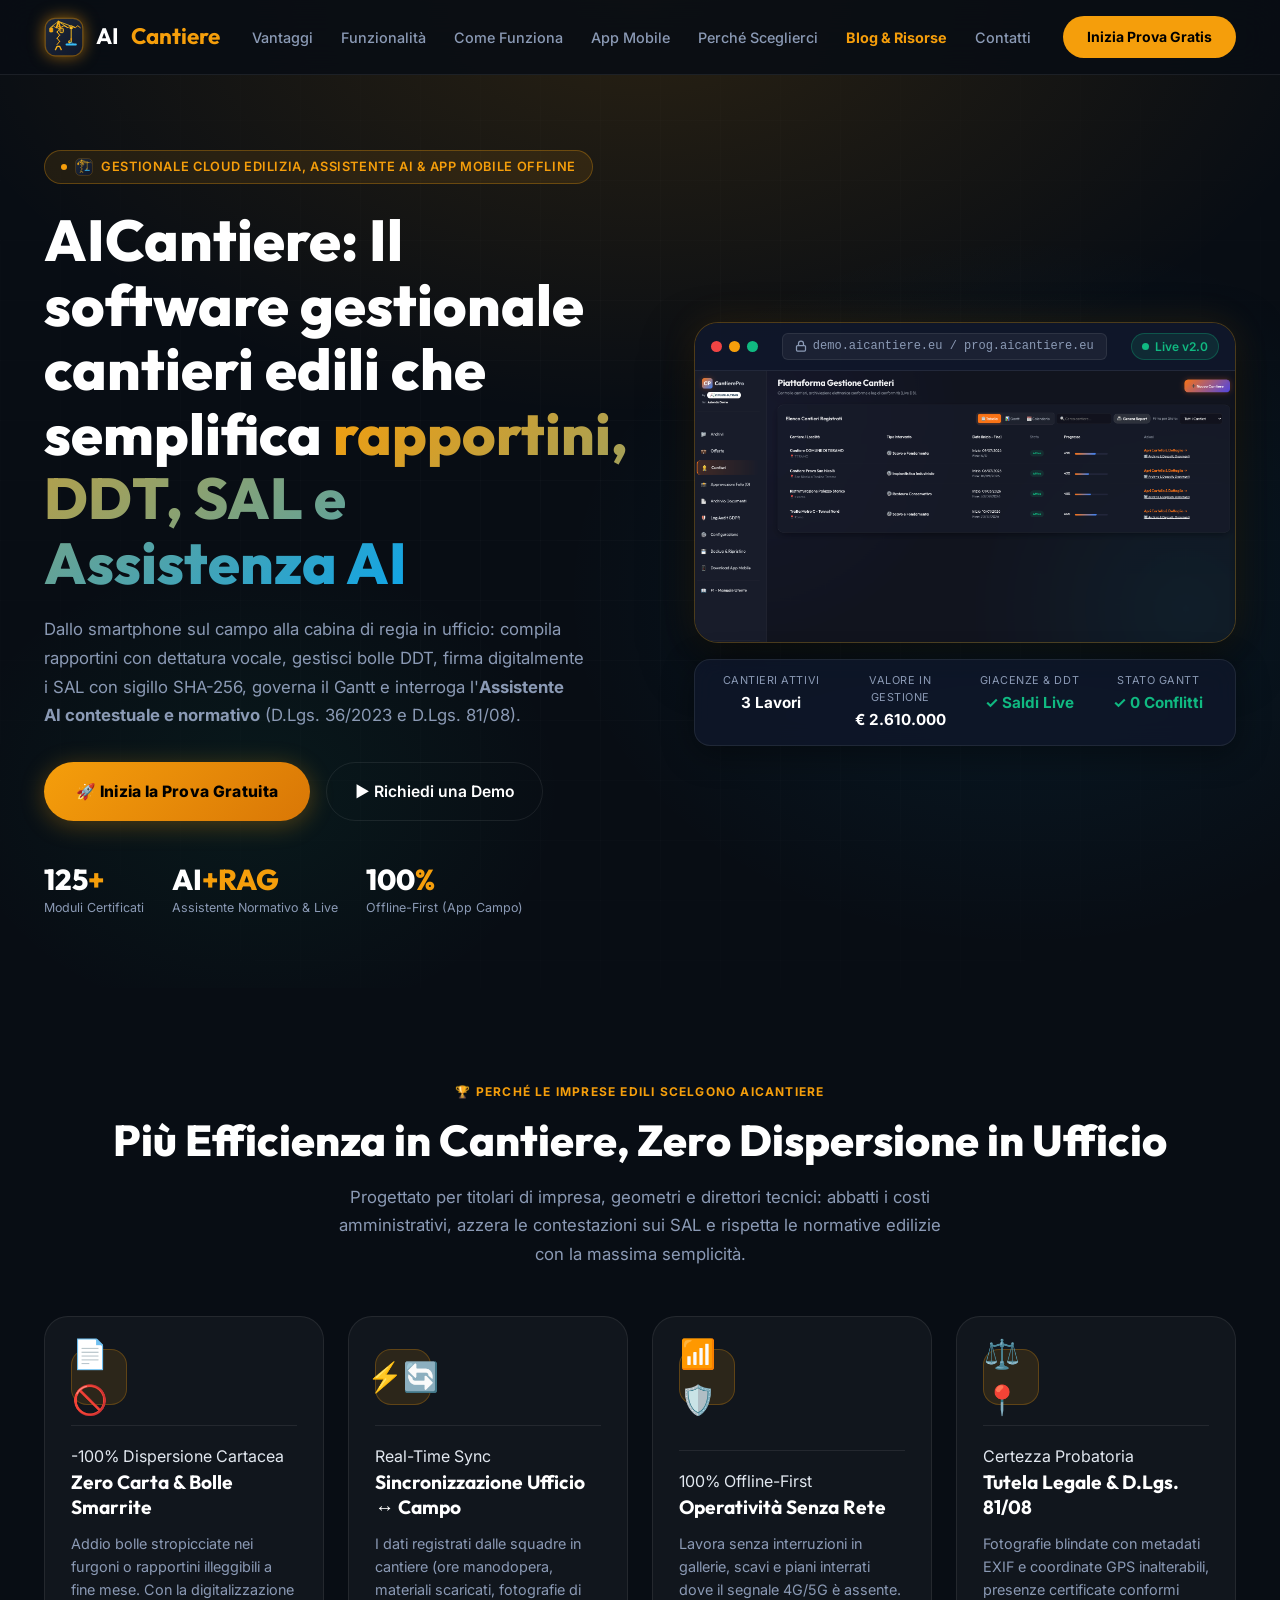
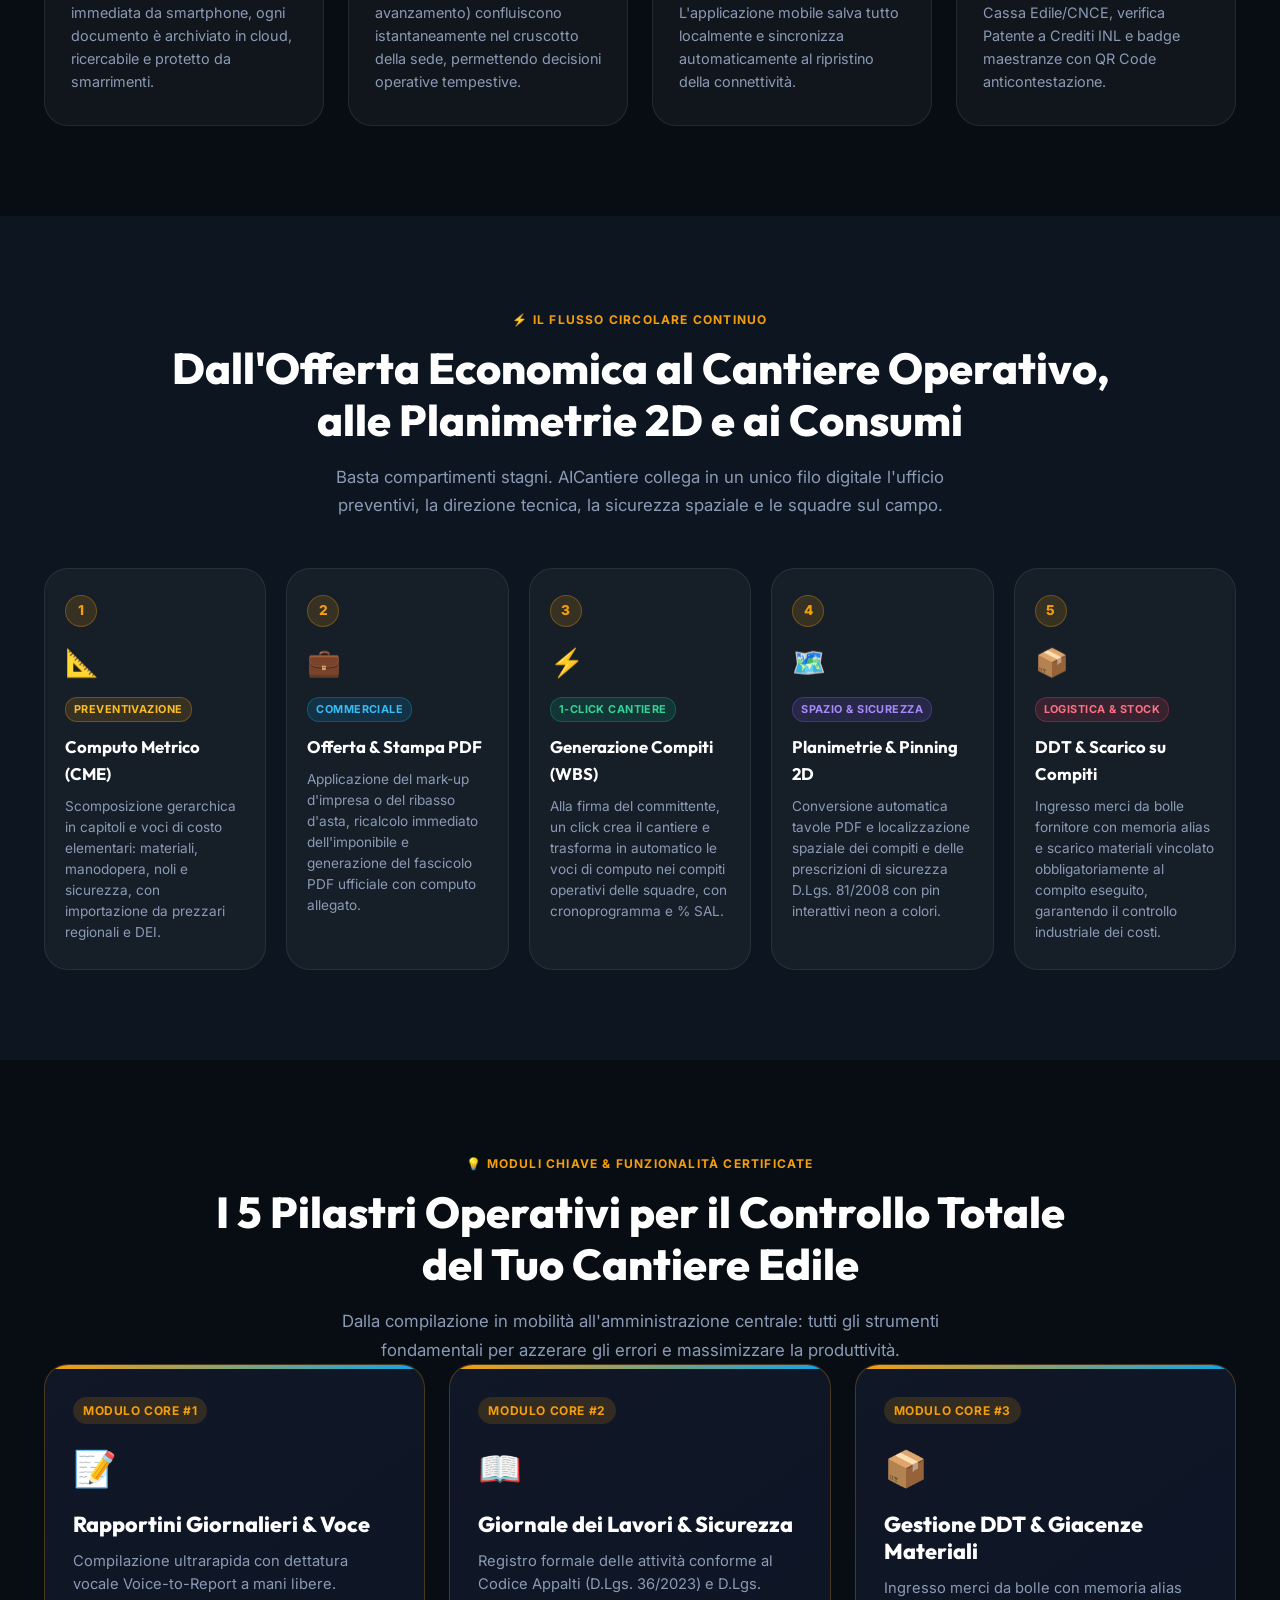
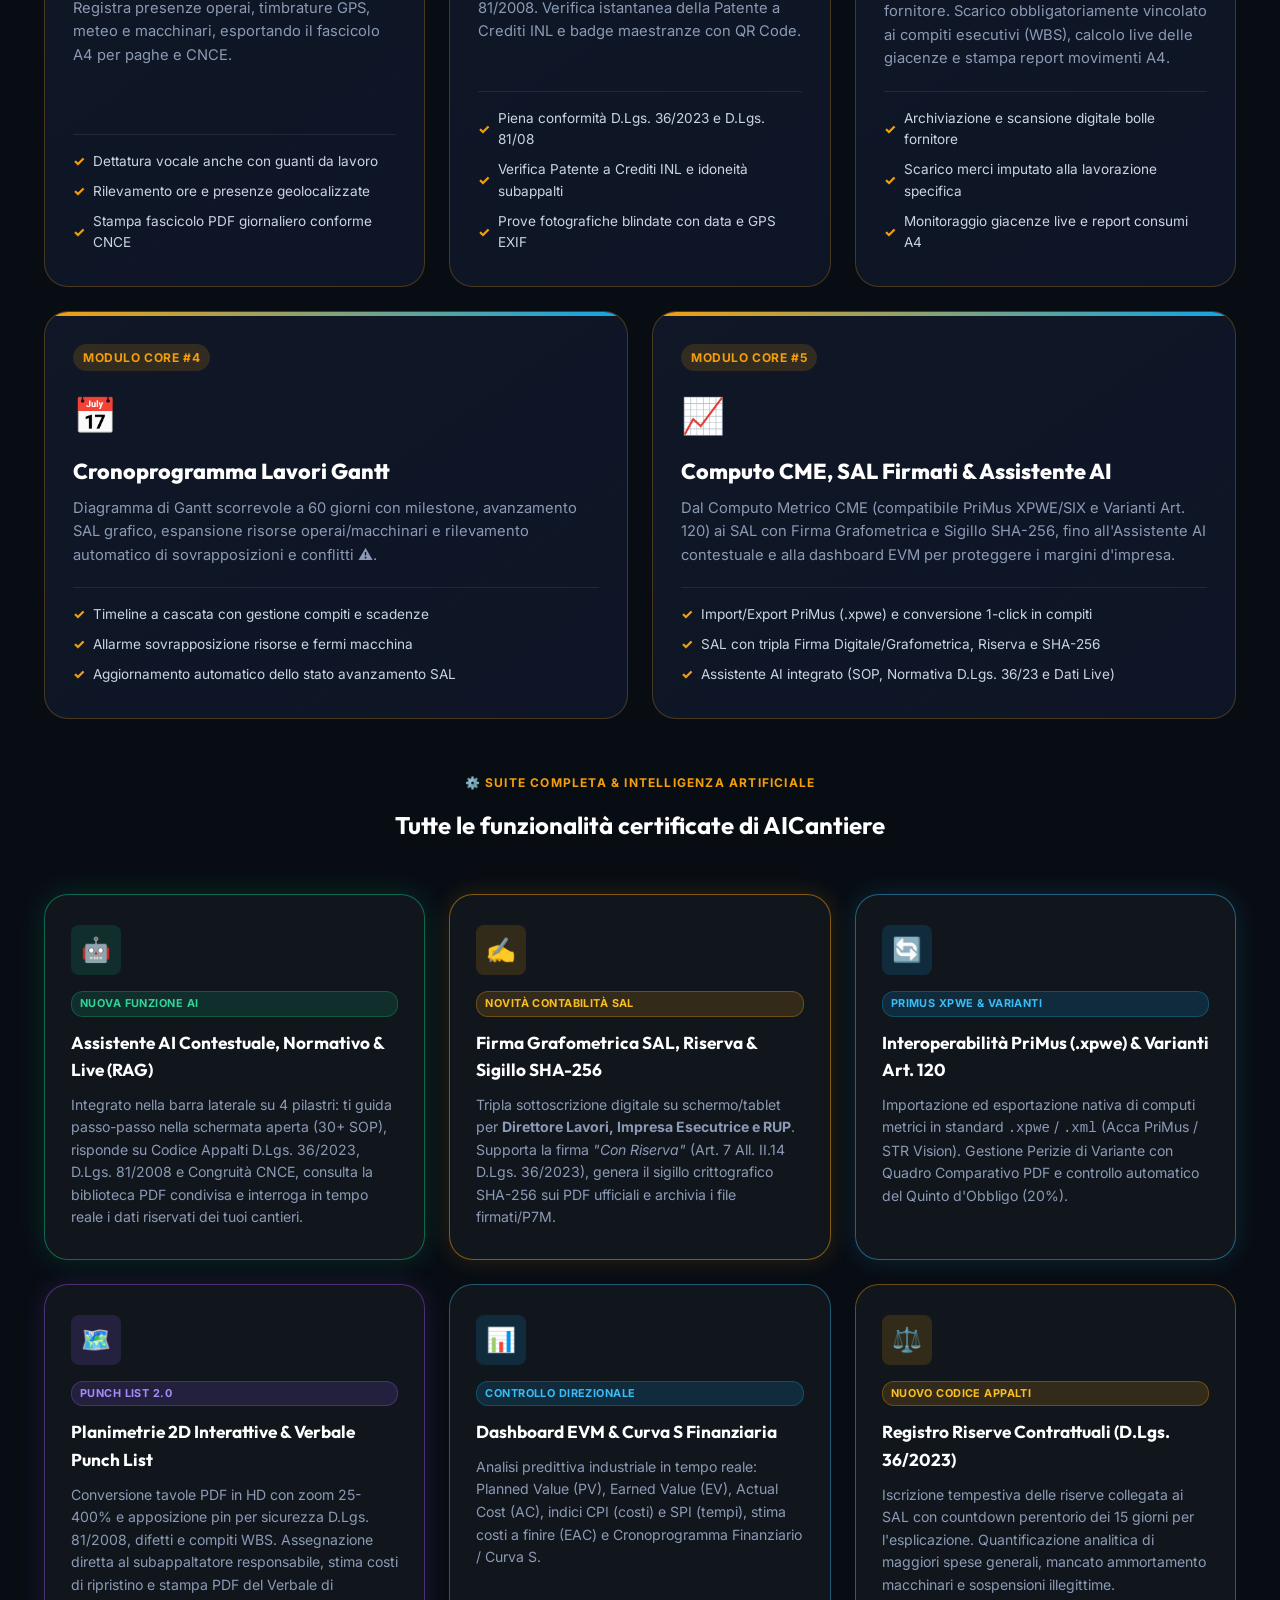
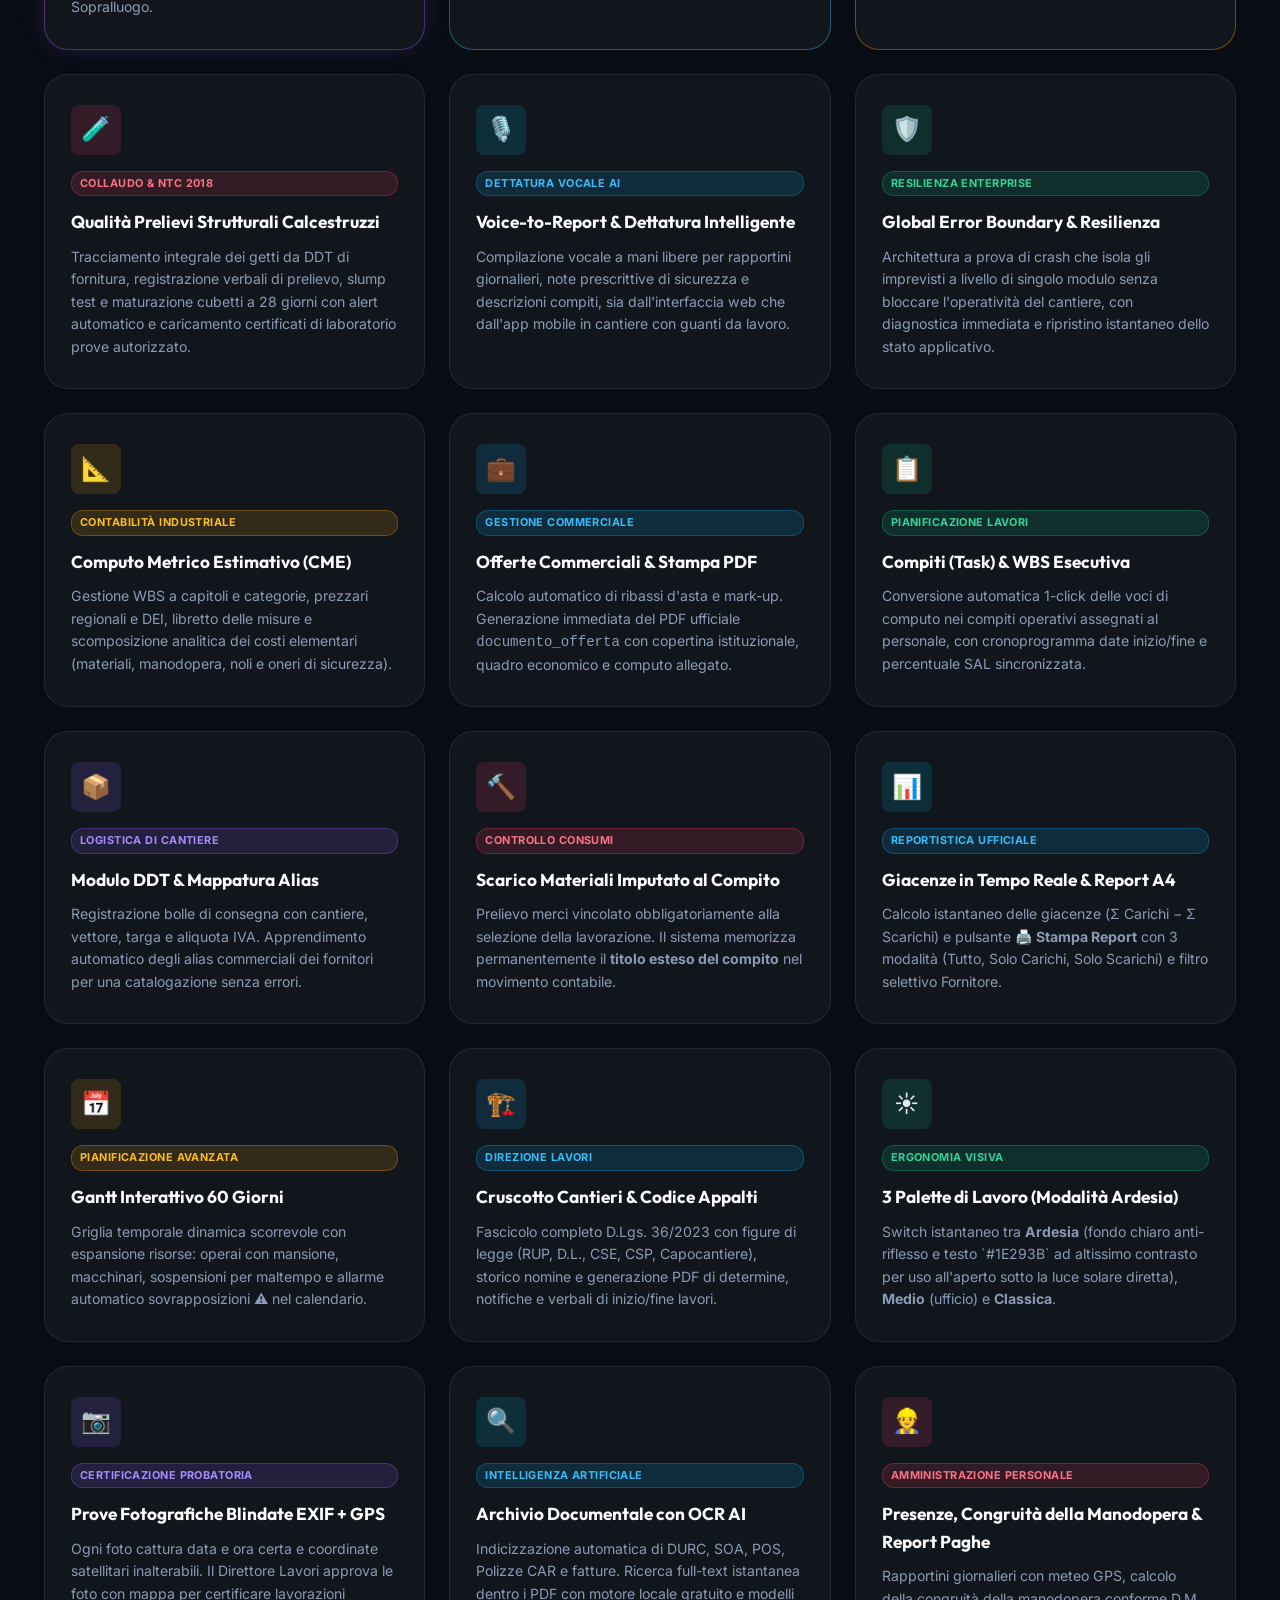
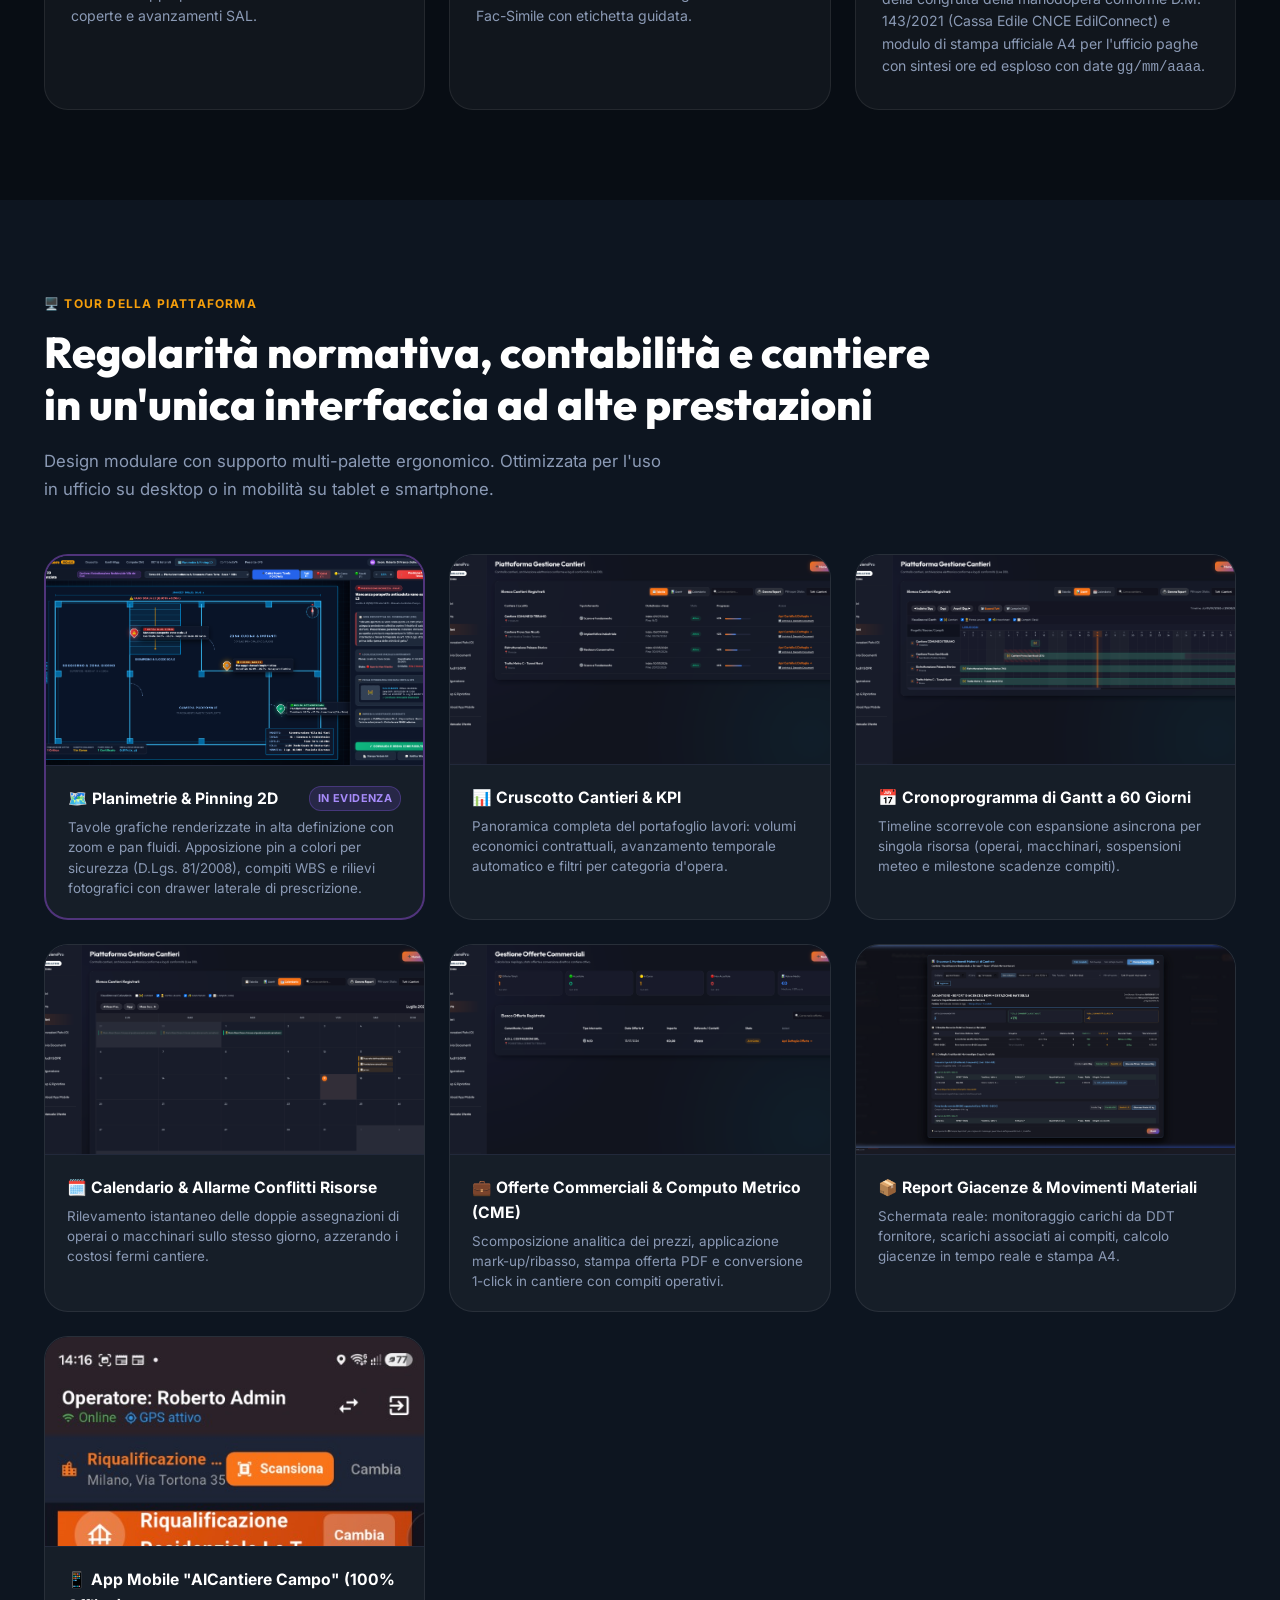
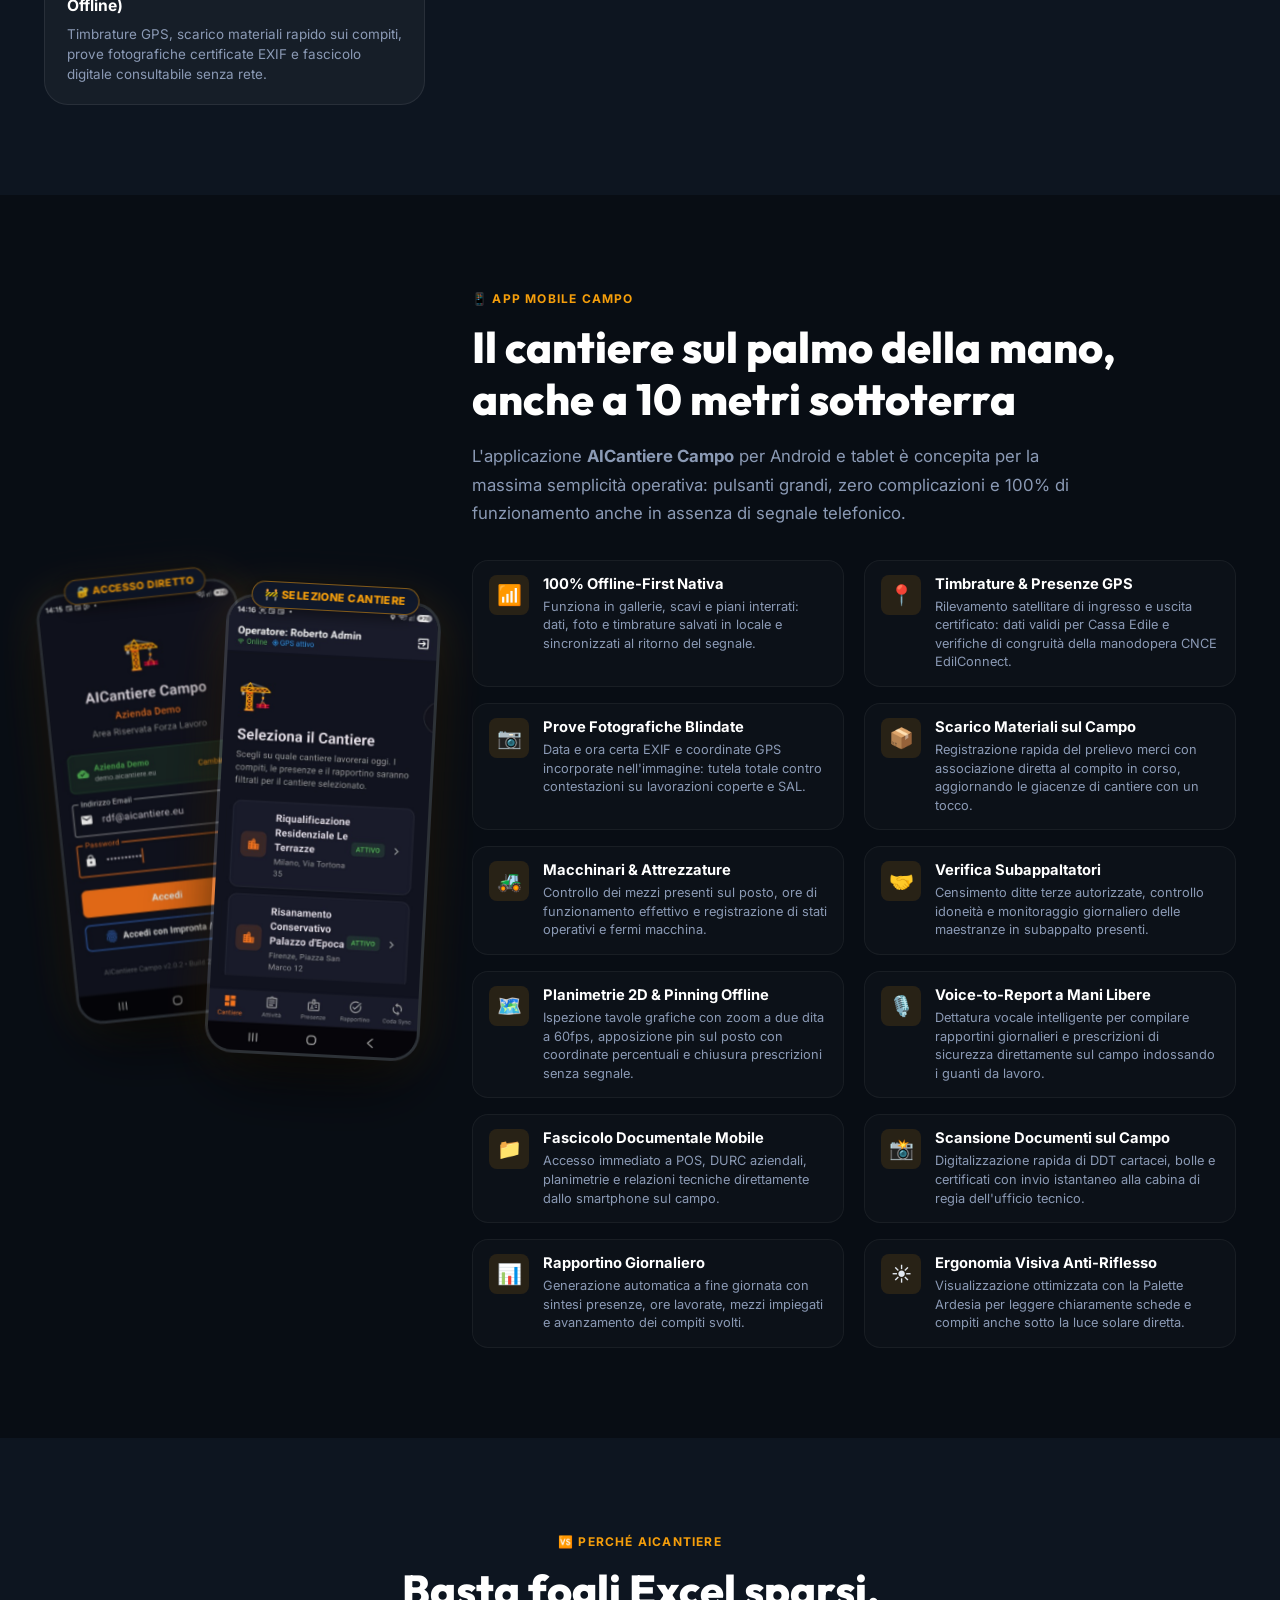
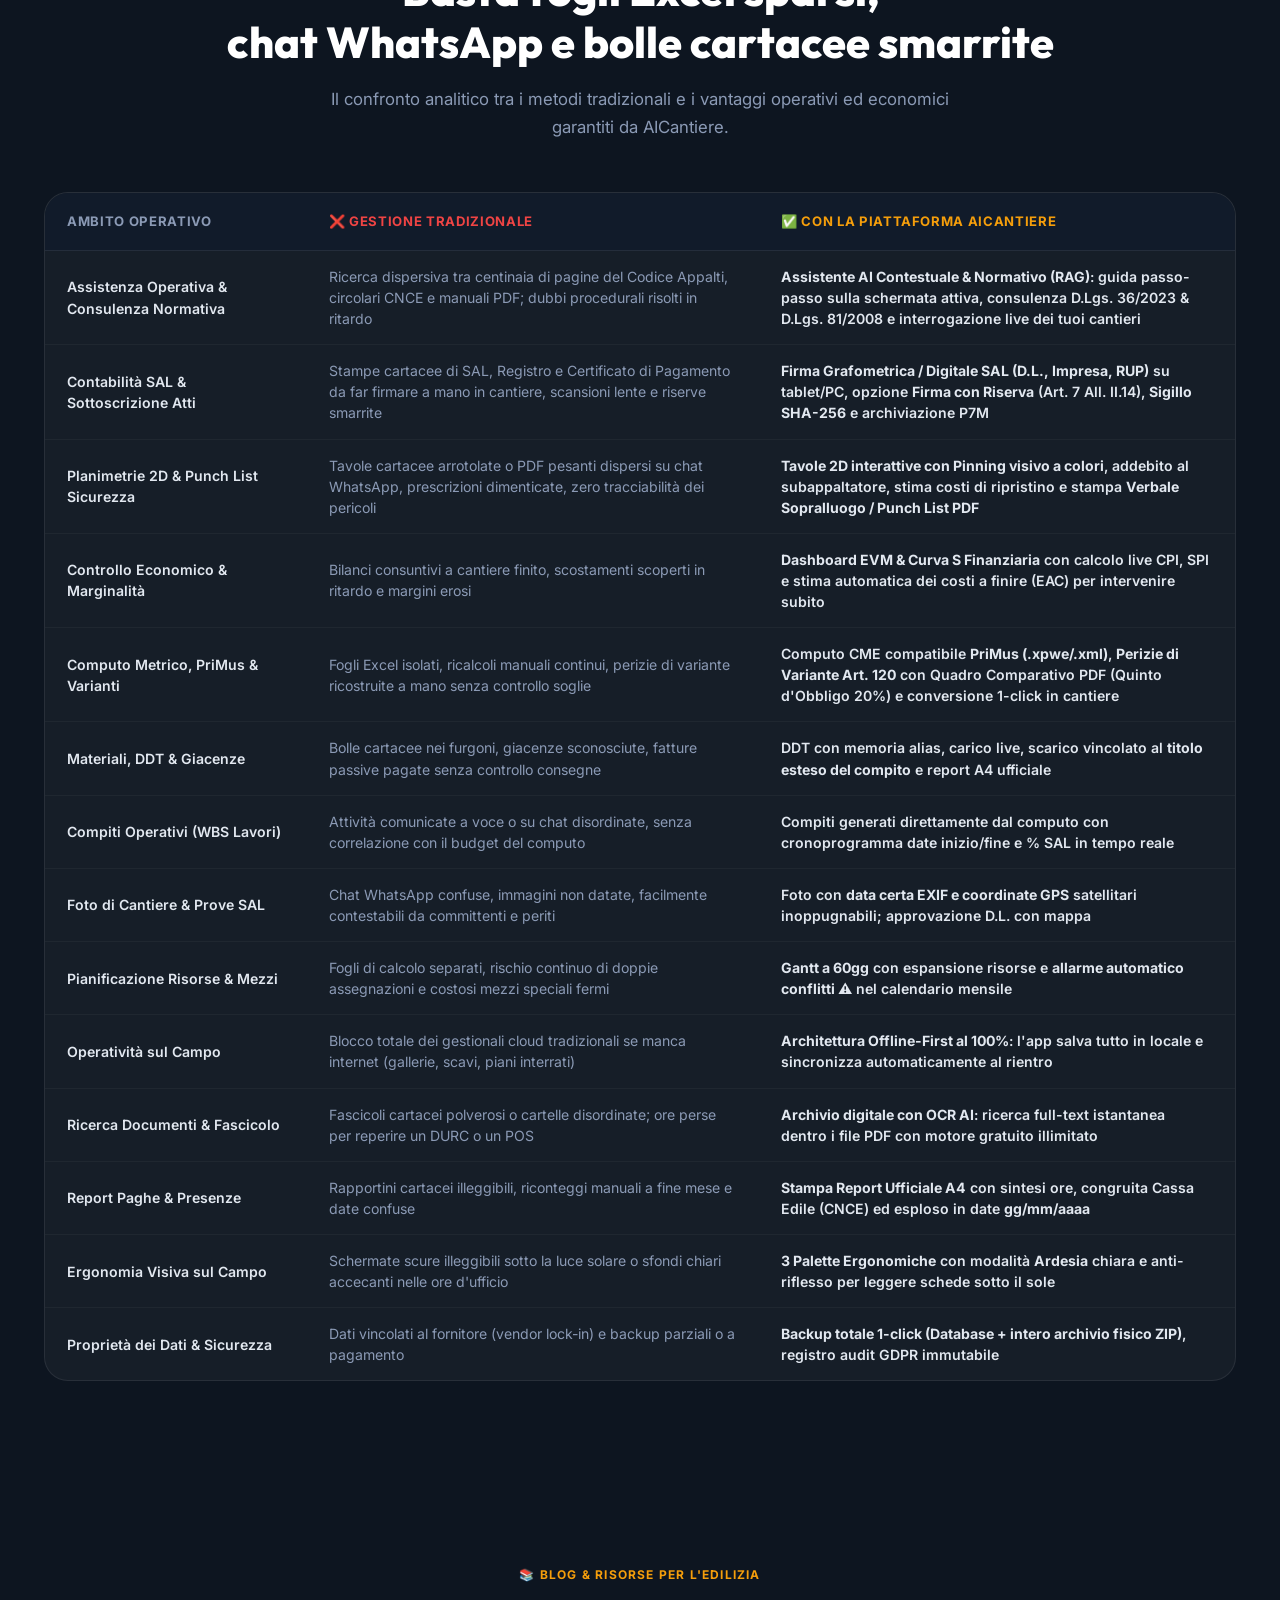
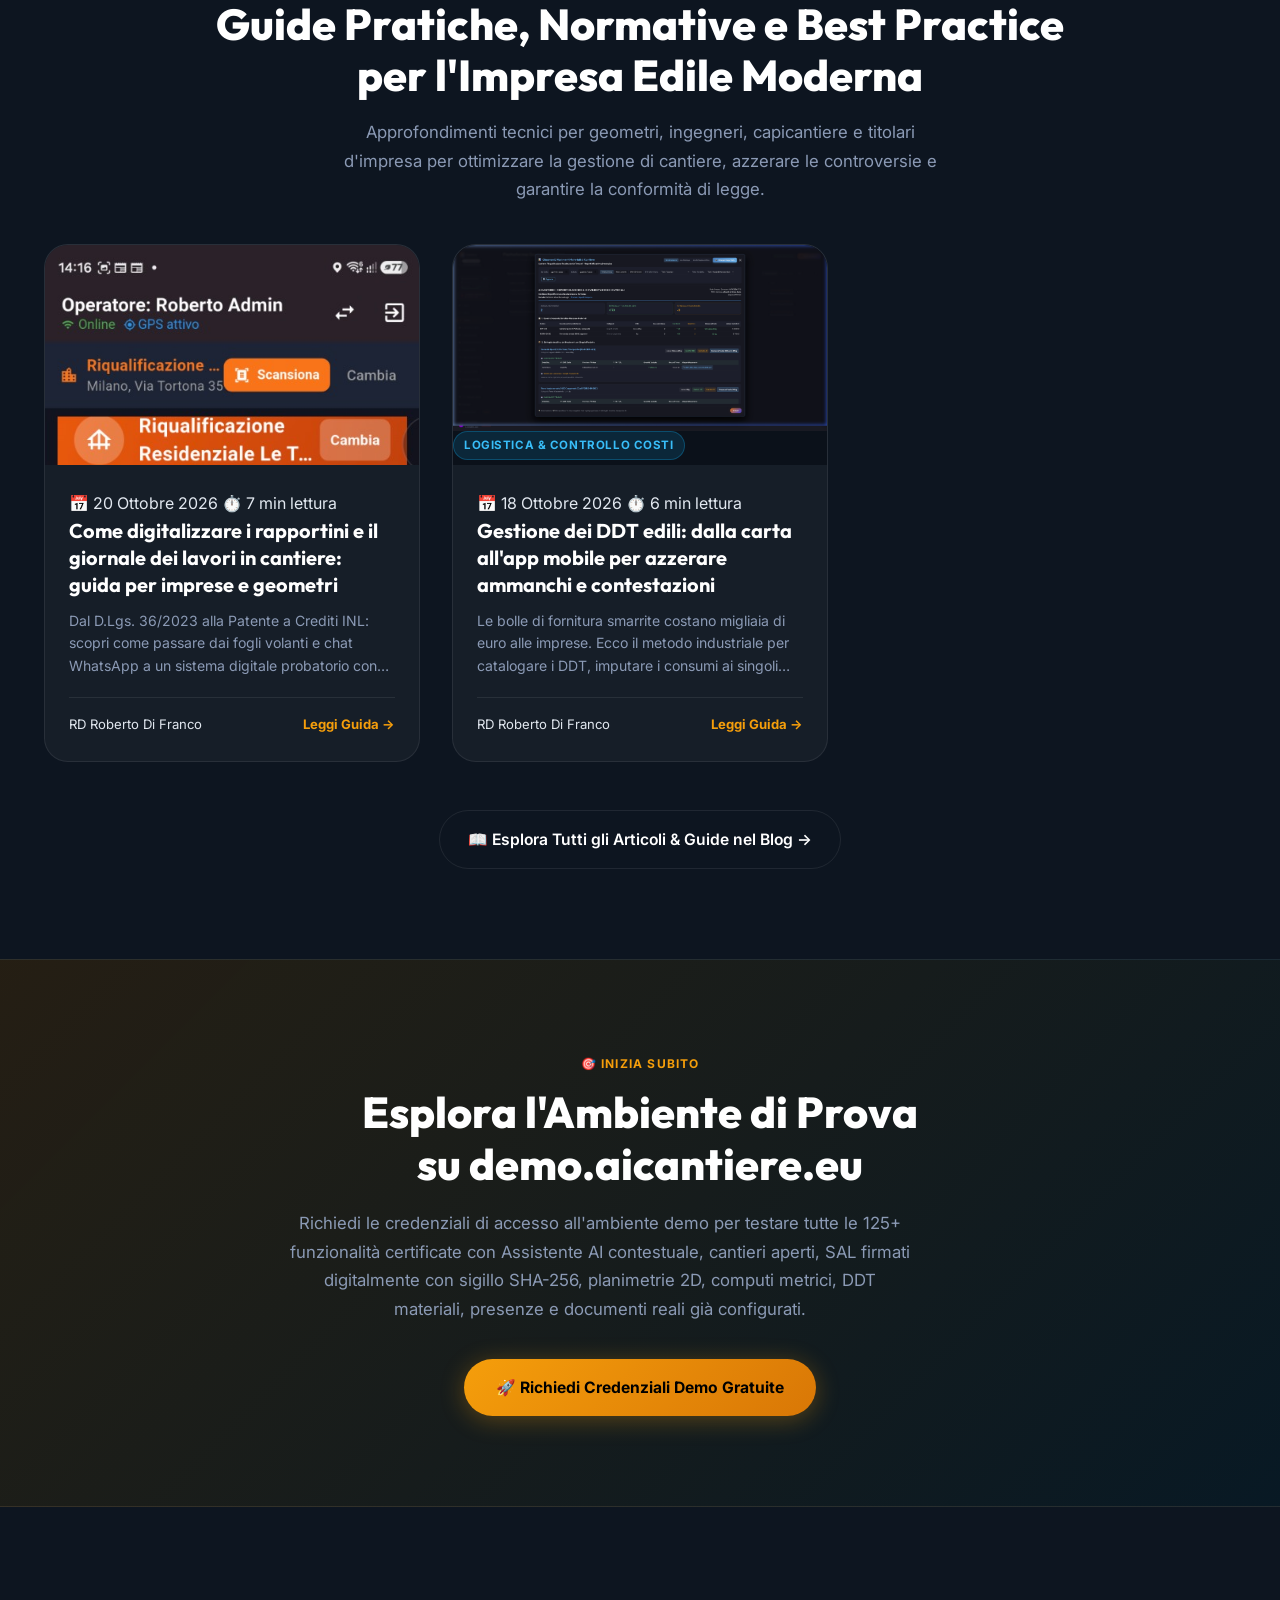
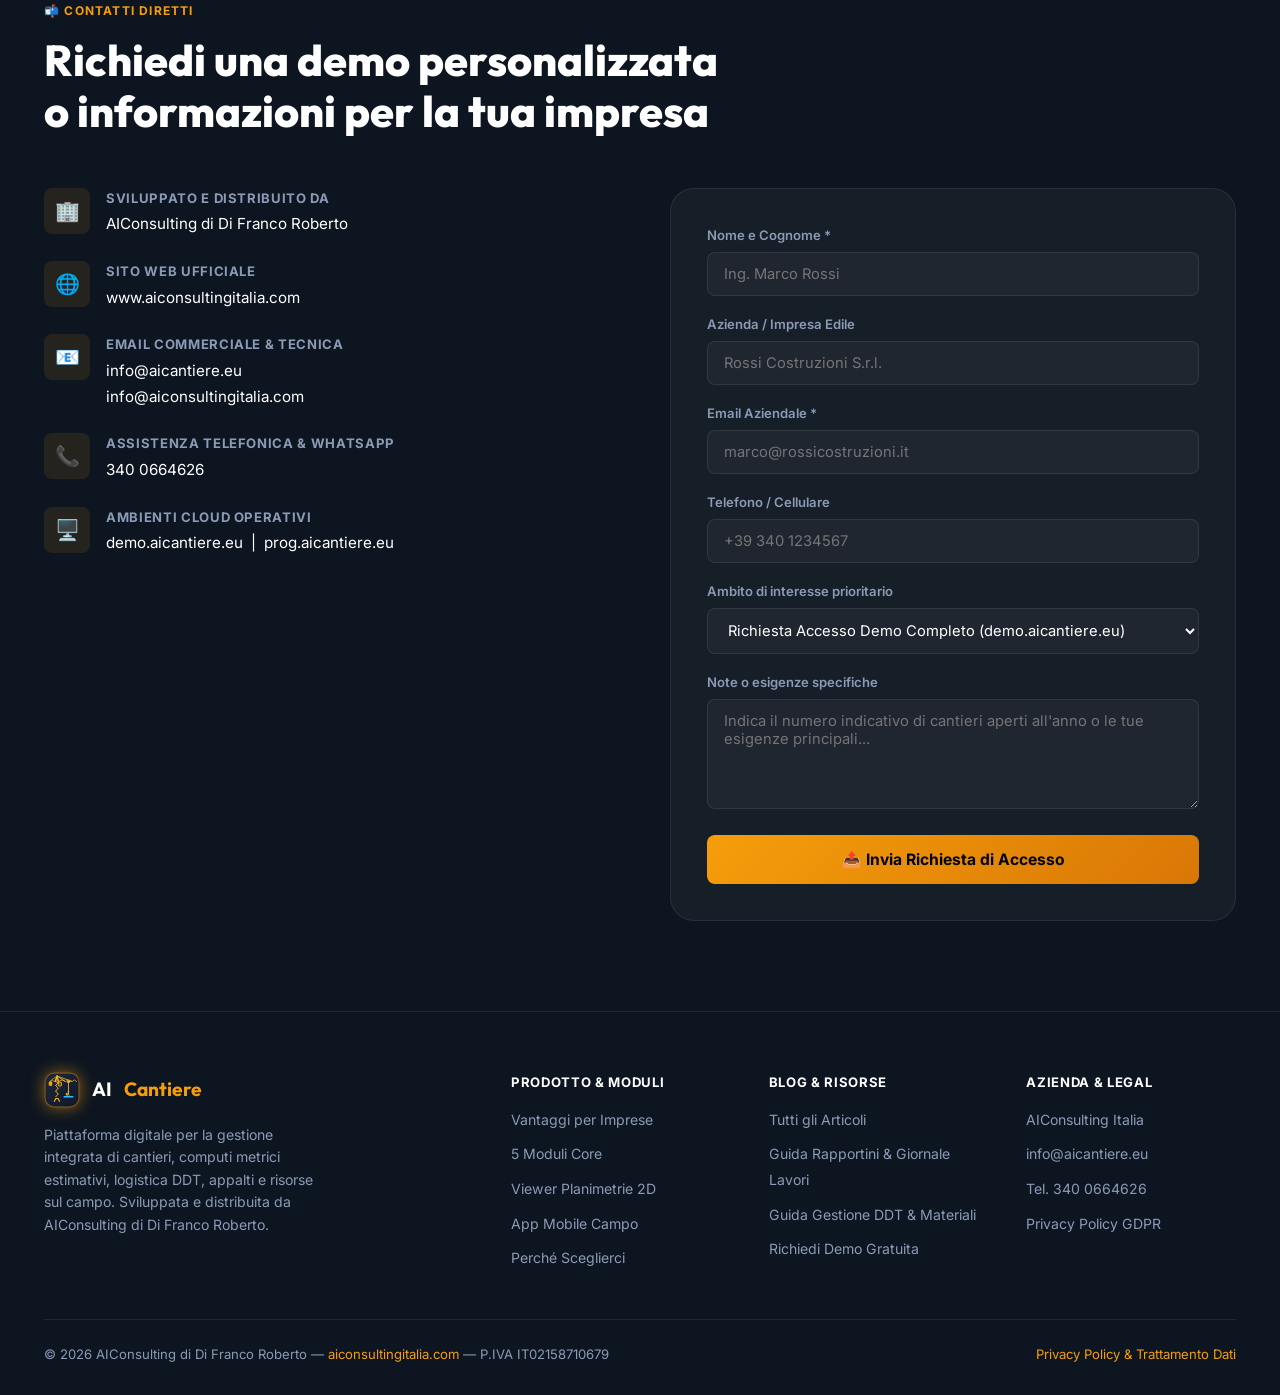
<file: index.html>
<!DOCTYPE html>
<html lang="it">

<head>
  <meta charset="UTF-8" />
  <meta name="viewport" content="width=device-width, initial-scale=1.0" />
  <title>AICantiere | Software Gestionale Cantieri Edili con Assistente AI &amp; App</title>
  <meta name="description"
    content="AICantiere è il software gestionale per cantieri edili con Assistente AI integrato: rapportini vocali, DDT materiali, contabilità SAL con firma digitale SHA-256 e app mobile offline." />
  <meta name="keywords"
    content="AICantiere, ai cantiere, software gestione cantieri edili, gestionale cantieri, assistente ai edilizia, app rapportini cantiere, gestione ddt cantiere, firma digitale sal, giornale dei lavori, cronoprogramma gantt edilizia, software cantiere edile, congruità manodopera, computo metrico primus xpwe, patente a crediti cantiere" />
  <meta name="author" content="AIConsulting di Di Franco Roberto" />
  <meta name="robots" content="index, follow, max-snippet:-1, max-image-preview:large, max-video-preview:-1" />
  <meta name="google-site-verification" content="pbH3M7414BAehl-wgIbWj3lmWSq6B1ez5hSha7Q0m34" />

  <!-- Open Graph / Facebook / LinkedIn -->
  <meta property="og:type" content="website" />
  <meta property="og:url" content="https://www.aicantiere.eu/" />
  <meta property="og:title" content="AICantiere | Software Gestionale Cantieri Edili con Assistente AI &amp; App" />
  <meta property="og:description"
    content="AICantiere: gestionale per cantieri edili con Assistente AI contestuale, rapportini vocali, bolle DDT, SAL con firma grafometrica SHA-256 e operatività offline-first." />
  <meta property="og:image" content="https://www.aicantiere.eu/assets/images/cantieri.png" />
  <meta property="og:image:width" content="1200" />
  <meta property="og:image:height" content="630" />
  <meta property="og:locale" content="it_IT" />
  <meta property="og:site_name" content="AICantiere" />

  <!-- Twitter Card -->
  <meta name="twitter:card" content="summary_large_image" />
  <meta name="twitter:url" content="https://www.aicantiere.eu/" />
  <meta name="twitter:title" content="AICantiere | Software Gestionale Cantieri Edili con Assistente AI" />
  <meta name="twitter:description"
    content="AICantiere: gestionale cantieri edili con Assistente AI, rapportini giornalieri vocali, DDT materiali, SAL firmati digitalmente e sicurezza D.Lgs 81/08." />
  <meta name="twitter:image" content="https://www.aicantiere.eu/assets/images/cantieri.png" />

  <link rel="canonical" href="https://www.aicantiere.eu/" />
  <link rel="icon" type="image/svg+xml" href="assets/images/crane-logo.svg" />
  <link rel="alternate icon" href="favicon.ico" />

  <!-- Google Fonts Preconnect per Core Web Vitals -->
  <link rel="preconnect" href="https://fonts.googleapis.com" />
  <link rel="preconnect" href="https://fonts.gstatic.com" crossorigin />
  <link rel="stylesheet" href="https://fonts.googleapis.com/css2?family=Inter:wght@300;400;500;600;700;800;900&family=Outfit:wght@300;400;600;700;800&display=swap" />
  <link rel="stylesheet" href="assets/css/style.css" />

  <!-- SCHEMA MARKUP JSON-LD: SoftwareApplication, Organization & FAQPage -->
  <script type="application/ld+json">
  {
    "@context": "https://schema.org",
    "@graph": [
      {
        "@type": "SoftwareApplication",
        "@id": "https://www.aicantiere.eu/#software",
        "name": "AICantiere",
        "alternateName": ["AI Cantiere", "AICantiere.eu", "Software AICantiere", "Gestionale Cantieri AICantiere"],
        "operatingSystem": "Web Browser, Android, iOS",
        "applicationCategory": "BusinessApplication",
        "applicationSubCategory": "Construction Management Software",
        "url": "https://www.aicantiere.eu/",
        "sameAs": [
          "https://www.aiconsultingitalia.com",
          "https://www.aiconsultingitalia.com/aicantiere.html"
        ],
        "description": "Il software gestionale per cantieri edili che semplifica rapportini giornalieri, gestione DDT e materiali, cronoprogramma Gantt, contabilità SAL e sicurezza D.Lgs. 81/08 con operatività offline-first.",
        "image": "https://www.aicantiere.eu/assets/images/logo.png",
        "screenshot": "https://www.aicantiere.eu/assets/images/cantieri.png",
        "author": {
          "@type": "Organization",
          "name": "AIConsulting di Di Franco Roberto",
          "url": "https://www.aiconsultingitalia.com"
        },
        "offers": {
          "@type": "Offer",
          "price": "0",
          "priceCurrency": "EUR",
          "priceValidUntil": "2027-12-31",
          "availability": "https://schema.org/InStock",
          "category": "Free Trial / SaaS",
          "description": "Accesso di prova gratuito ed attivazione istanze aziendali personalizzate per imprese edili, geometri e general contractor."
        },
        "featureList": [
          "Assistente AI Contestuale con RAG normativo (D.Lgs. 36/2023, D.Lgs. 81/2008) e dati live del cantiere",
          "Rapportini giornalieri di cantiere con dettatura vocale",
          "Gestione DDT di fornitura e scarico materiali su compiti",
          "Giornale dei lavori conforme al Codice Appalti e D.Lgs. 81/2008",
          "Verifica Patente a Crediti INL e Badge di cantiere con QR Code",
          "Cronoprogramma lavori interattivo a diagramma di Gantt",
          "Computo metrico estimativo CME (PriMus XPWE/SIX), Varianti e contabilità SAL con Firma Grafometrica e Sigillo SHA-256",
          "Planimetrie 2D con Pinning interattivo e Punch List 2.0 per la sicurezza",
          "App mobile 100% offline-first per smartphone e tablet"
        ]
      },
      {
        "@type": "Organization",
        "@id": "https://www.aicantiere.eu/#organization",
        "name": "AIConsulting di Di Franco Roberto",
        "url": "https://www.aiconsultingitalia.com",
        "logo": "https://www.aicantiere.eu/assets/images/logo.png",
        "contactPoint": {
          "@type": "ContactPoint",
          "telephone": "+393400664626",
          "contactType": "customer support",
          "email": "info@aicantiere.eu",
          "availableLanguage": ["Italian", "English"]
        }
      },
      {
        "@type": "FAQPage",
        "@id": "https://www.aicantiere.eu/#faq",
        "mainEntity": [
          {
            "@type": "Question",
            "name": "Come funziona l'Assistente AI integrato in AICantiere?",
            "acceptedAnswer": {
              "@type": "Answer",
              "text": "L'Assistente AI di AICantiere combina 4 pilastri informativi: guida l'operatore passo-passo in base alla schermata aperta (30+ procedure SOP), fornisce consulenza normativa sul Codice Appalti D.Lgs. 36/2023, D.Lgs. 81/2008 e D.M. 143/2021, consulta la biblioteca tecnica PDF condivisa e interroga in tempo reale i dati esclusivi del tuo dominio (cantieri, SAL, scadenze, DURC e riserve) in totale isolamento e riservatezza."
            }
          },
          {
            "@type": "Question",
            "name": "Come funziona la compilazione offline dei rapportini di cantiere?",
            "acceptedAnswer": {
              "@type": "Answer",
              "text": "L'app mobile di AICantiere è concepita con architettura offline-first al 100%: permette di registrare ore operai, note vocali a mani libere, fotografie geolocalizzate con data certa EXIF e scarichi di materiale anche in assenza totale di segnale (gallerie, scavi, piani interrati). Al ripristino della rete, tutti i dati vengono sincronizzati automaticamente con il cruscotto d'ufficio."
            }
          },
          {
            "@type": "Question",
            "name": "Come supporta AICantiere la verifica della congruità della manodopera?",
            "acceptedAnswer": {
              "@type": "Answer",
              "text": "AICantiere traccia analiticamente le presenze e le ore lavorate da operai e subappaltatori associandole alle singole voci della WBS di cantiere, facilitando il monitoraggio dei parametri di congruità della manodopera stabiliti dal D.M. 143/2021 per il rilascio del DURC di congruità CNCE EdilConnect."
            }
          },
          {
            "@type": "Question",
            "name": "AICantiere include la contabilità analitica, la firma digitale SAL e il job costing di cantiere?",
            "acceptedAnswer": {
              "@type": "Answer",
              "text": "Sì. Integrando il Computo Metrico Estimativo (compatibile PriMus XPWE e SIX) con i DDT e le ore manodopera, il modulo di contabilità SAL consente la tripla sottoscrizione digitale/grafometrica (Direttore Lavori, Impresa anche con Riserva, RUP) con sigillo crittografico SHA-256 sui PDF ufficiali, mentre la dashboard EVM monitora gli indici CPI e SPI in tempo reale."
            }
          },
          {
            "@type": "Question",
            "name": "La piattaforma gestisce la sicurezza cantiere D.Lgs. 81/08 e la Patente a Crediti?",
            "acceptedAnswer": {
              "@type": "Answer",
              "text": "Certamente. AICantiere include il visualizzatore interattivo di planimetrie 2D con apposizione di pin geolocalizzati e verbale Punch List per prescrizioni di sicurezza D.Lgs. 81/2008, il fascicolo documentale digitale (POS, DURC) e la gestione delle maestranze con verifica dello stato di conformità per la Patente a Crediti INL."
            }
          }
        ]
      }
    ]
  }
  </script>
</head>

<body>

  <!-- NAVBAR -->
  <nav class="navbar" id="navbar" role="navigation" aria-label="Navigazione principale">
    <div class="container">
      <div class="nav-inner">
        <a href="#home" class="nav-logo" id="nav-logo-link" aria-label="AICantiere Homepage">
          <img src="assets/images/crane-logo.svg" alt="AICantiere Logo" />
          AI<span class="brand-accent">Cantiere</span>
        </a>
        <div class="nav-links" id="nav-links" role="menubar">
          <a href="#vantaggi" role="menuitem">Vantaggi</a>
          <a href="#funzionalita" role="menuitem">Funzionalità</a>
          <a href="#flusso" role="menuitem">Come Funziona</a>
          <a href="#app-mobile" role="menuitem">App Mobile</a>
          <a href="#confronto" role="menuitem">Perché Sceglierci</a>
          <a href="/blog/" role="menuitem" style="color: var(--clr-primary); font-weight: 700;">Blog &amp; Risorse</a>
          <a href="#contatti" role="menuitem">Contatti</a>
        </div>
        <div style="display: flex; align-items: center; gap: 12px;">
          <a href="#contatti" class="btn-nav" id="btn-richiedi-demo">Inizia Prova Gratis</a>
        </div>
        <button class="hamburger" id="hamburger" aria-label="Menu" aria-expanded="false" aria-controls="nav-links">
          <span></span><span></span><span></span>
        </button>
      </div>
    </div>
  </nav>

  <!-- HERO -->
  <section class="hero" id="home" aria-label="Presentazione AICantiere">
    <div class="hero-bg" aria-hidden="true"></div>
    <div class="hero-grid" aria-hidden="true"></div>
    <div class="container">
      <div class="hero-content">
        <div class="hero-text">
          <div class="hero-badge"><img src="assets/images/crane-logo.svg" alt="" class="badge-crane-icon" /> Gestionale Cloud Edilizia, Assistente AI &amp; App Mobile Offline</div>
          <h1 class="hero-title">
            AICantiere: Il software gestionale cantieri edili che semplifica <span class="highlight">rapportini, DDT, SAL e Assistenza AI</span>
          </h1>
          <p class="hero-subtitle">
            Dallo smartphone sul campo alla cabina di regia in ufficio: compila rapportini con dettatura vocale, gestisci bolle DDT, firma digitalmente i SAL con sigillo SHA-256, governa il Gantt e interroga l'<strong>Assistente AI contestuale e normativo</strong> (D.Lgs. 36/2023 e D.Lgs. 81/08).
          </p>
          <div class="hero-actions">
            <a href="#contatti" class="btn-primary" id="btn-hero-prova" style="font-weight: 800; letter-spacing: 0.02em;">
              🚀 Inizia la Prova Gratuita
            </a>
            <a href="#demo" class="btn-secondary" id="btn-hero-demo">
              ▶ Richiedi una Demo
            </a>
          </div>
          <div class="hero-stats">
            <div class="stat">
              <div class="stat-value">125<span>+</span></div>
              <div class="stat-label">Moduli Certificati</div>
            </div>
            <div class="stat">
              <div class="stat-value">AI<span>+RAG</span></div>
              <div class="stat-label">Assistente Normativo &amp; Live</div>
            </div>
            <div class="stat">
              <div class="stat-value">100<span>%</span></div>
              <div class="stat-label">Offline-First (App Campo)</div>
            </div>
          </div>
        </div>
        <div class="hero-visual" aria-hidden="true">
          <div class="mockup-window">
            <div class="mockup-header">
              <div class="mockup-dots">
                <span class="dot dot-red"></span>
                <span class="dot dot-yellow"></span>
                <span class="dot dot-green"></span>
              </div>
              <div class="mockup-address">
                <svg width="12" height="12" viewBox="0 0 24 24" fill="none" stroke="currentColor" stroke-width="2.5">
                  <rect x="3" y="11" width="18" height="11" rx="2" ry="2"></rect>
                  <path d="M7 11V7a5 5 0 0 1 10 0v4"></path>
                </svg>
                <span>demo.aicantiere.eu / prog.aicantiere.eu</span>
              </div>
              <div class="mockup-badge-live">
                <span class="pulse-dot"></span> Live v2.0
              </div>
            </div>
            <div class="mockup-screen">
              <img src="assets/images/cantieri.png" alt="Dashboard AICantiere — Cruscotto Cantieri e Volumi Economici" />
            </div>
          </div>
          <div class="hero-kpi-bar">
            <div class="kpi-item">
              <span class="kpi-label">Cantieri Attivi</span>
              <span class="kpi-val">3 Lavori</span>
            </div>
            <div class="kpi-item">
              <span class="kpi-label">Valore in Gestione</span>
              <span class="kpi-val">€ 2.610.000</span>
            </div>
            <div class="kpi-item">
              <span class="kpi-label">Giacenze &amp; DDT</span>
              <span class="kpi-val kpi-ok">✓ Saldi Live</span>
            </div>
            <div class="kpi-item">
              <span class="kpi-label">Stato Gantt</span>
              <span class="kpi-val kpi-ok">✓ 0 Conflitti</span>
            </div>
          </div>
        </div>
      </div>
    </div>
  </section>

  <!-- VANTAGGI & SOCIAL PROOF -->
  <section class="section" id="vantaggi" aria-label="Vantaggi per imprese edili, geometri e direttori di cantiere">
    <div class="container">
      <div class="text-center fade-up">
        <div class="section-label">🏆 Perché le Imprese Edili Scelgono AICantiere</div>
        <h2 class="section-title">Più Efficienza in Cantiere, Zero Dispersione in Ufficio</h2>
        <p class="section-subtitle">Progettato per titolari di impresa, geometri e direttori tecnici: abbatti i costi amministrativi, azzera le contestazioni sui SAL e rispetta le normative edilizie con la massima semplicità.</p>
      </div>

      <div class="benefits-grid">
        <div class="benefit-card fade-up fade-up-delay-1">
          <div class="benefit-icon">📄🚫</div>
          <div class="benefit-kpi">-100% Dispersione Cartacea</div>
          <h3 class="benefit-title">Zero Carta &amp; Bolle Smarrite</h3>
          <p class="benefit-desc">Addio bolle stropicciate nei furgoni o rapportini illeggibili a fine mese. Con la digitalizzazione immediata da smartphone, ogni documento è archiviato in cloud, ricercabile e protetto da smarrimenti.</p>
        </div>

        <div class="benefit-card fade-up fade-up-delay-2">
          <div class="benefit-icon">⚡🔄</div>
          <div class="benefit-kpi">Real-Time Sync</div>
          <h3 class="benefit-title">Sincronizzazione Ufficio ↔ Campo</h3>
          <p class="benefit-desc">I dati registrati dalle squadre in cantiere (ore manodopera, materiali scaricati, fotografie di avanzamento) confluiscono istantaneamente nel cruscotto della sede, permettendo decisioni operative tempestive.</p>
        </div>

        <div class="benefit-card fade-up fade-up-delay-3">
          <div class="benefit-icon">📶🛡️</div>
          <div class="benefit-kpi">100% Offline-First</div>
          <h3 class="benefit-title">Operatività Senza Rete</h3>
          <p class="benefit-desc">Lavora senza interruzioni in gallerie, scavi e piani interrati dove il segnale 4G/5G è assente. L'applicazione mobile salva tutto localmente e sincronizza automaticamente al ripristino della connettività.</p>
        </div>

        <div class="benefit-card fade-up fade-up-delay-4">
          <div class="benefit-icon">⚖️📍</div>
          <div class="benefit-kpi">Certezza Probatoria</div>
          <h3 class="benefit-title">Tutela Legale &amp; D.Lgs. 81/08</h3>
          <p class="benefit-desc">Fotografie blindate con metadati EXIF e coordinate GPS inalterabili, presenze certificate conformi Cassa Edile/CNCE, verifica Patente a Crediti INL e badge maestranze con QR Code anticontestazione.</p>
        </div>
      </div>
    </div>
  </section>

  <!-- IL CICLO INTEGRATO -->
  <section class="section section-alt" id="flusso" aria-label="Il ciclo integrato di AICantiere">
    <div class="container">
      <div class="text-center fade-up">
        <div class="section-label">⚡ Il Flusso Circolare Continuo</div>
        <h2 class="section-title">Dall'Offerta Economica al Cantiere Operativo,<br />alle Planimetrie 2D e ai Consumi</h2>
        <p class="section-subtitle">Basta compartimenti stagni. AICantiere collega in un unico filo digitale l'ufficio preventivi, la direzione tecnica, la sicurezza spaziale e le squadre sul campo.</p>
      </div>
      <div class="flow-steps">
        <div class="flow-card fade-up fade-up-delay-1">
          <div class="flow-num">1</div>
          <div class="flow-icon">📐</div>
          <div class="card-badge badge-gold">Preventivazione</div>
          <h3 class="flow-title">Computo Metrico (CME)</h3>
          <p class="flow-desc">Scomposizione gerarchica in capitoli e voci di costo elementari: materiali, manodopera, noli e sicurezza, con importazione da prezzari regionali e DEI.</p>
        </div>
        <div class="flow-card fade-up fade-up-delay-2">
          <div class="flow-num">2</div>
          <div class="flow-icon">💼</div>
          <div class="card-badge badge-blue">Commerciale</div>
          <h3 class="flow-title">Offerta &amp; Stampa PDF</h3>
          <p class="flow-desc">Applicazione del mark-up d'impresa o del ribasso d'asta, ricalcolo immediato dell'imponibile e generazione del fascicolo PDF ufficiale con computo allegato.</p>
        </div>
        <div class="flow-card fade-up fade-up-delay-3">
          <div class="flow-num">3</div>
          <div class="flow-icon">⚡</div>
          <div class="card-badge badge-green">1-Click Cantiere</div>
          <h3 class="flow-title">Generazione Compiti (WBS)</h3>
          <p class="flow-desc">Alla firma del committente, un click crea il cantiere e trasforma in automatico le voci di computo nei compiti operativi delle squadre, con cronoprogramma e % SAL.</p>
        </div>
        <div class="flow-card fade-up fade-up-delay-4">
          <div class="flow-num">4</div>
          <div class="flow-icon">🗺️</div>
          <div class="card-badge badge-purple">Spazio &amp; Sicurezza</div>
          <h3 class="flow-title">Planimetrie &amp; Pinning 2D</h3>
          <p class="flow-desc">Conversione automatica tavole PDF e localizzazione spaziale dei compiti e delle prescrizioni di sicurezza D.Lgs. 81/2008 con pin interattivi neon a colori.</p>
        </div>
        <div class="flow-card fade-up fade-up-delay-5">
          <div class="flow-num">5</div>
          <div class="flow-icon">📦</div>
          <div class="card-badge badge-rose">Logistica &amp; Stock</div>
          <h3 class="flow-title">DDT &amp; Scarico su Compiti</h3>
          <p class="flow-desc">Ingresso merci da bolle fornitore con memoria alias e scarico materiali vincolato obbligatoriamente al compito eseguito, garantendo il controllo industriale dei costi.</p>
        </div>
      </div>
    </div>
  </section>

  <!-- FUNZIONALITÀ (18 CARDS) -->
  <section class="section" id="funzionalita" aria-label="Funzionalità principali della piattaforma">
    <div class="container">
      <div class="text-center fade-up">
        <div class="section-label">💡 Moduli Chiave &amp; Funzionalità Certificate</div>
        <h2 class="section-title">I 5 Pilastri Operativi per il Controllo Totale<br />del Tuo Cantiere Edile</h2>
        <p class="section-subtitle">Dalla compilazione in mobilità all'amministrazione centrale: tutti gli strumenti fondamentali per azzerare gli errori e massimizzare la produttività.</p>
      </div>

      <!-- 5 MODULI CORE PRINCIPALI -->
      <div class="core-modules-grid fade-up">
        <!-- 1. RAPPORTINI GIORNALIERI -->
        <div class="core-card">
          <span class="core-badge">Modulo Core #1</span>
          <div class="core-icon">📝</div>
          <h3 class="core-title">Rapportini Giornalieri &amp; Voce</h3>
          <p class="core-desc">Compilazione ultrarapida con dettatura vocale Voice-to-Report a mani libere. Registra presenze operai, timbrature GPS, meteo e macchinari, esportando il fascicolo A4 per paghe e CNCE.</p>
          <ul class="core-features-list">
            <li>Dettatura vocale anche con guanti da lavoro</li>
            <li>Rilevamento ore e presenze geolocalizzate</li>
            <li>Stampa fascicolo PDF giornaliero conforme CNCE</li>
          </ul>
        </div>

        <!-- 2. GIORNALE DEI LAVORI -->
        <div class="core-card">
          <span class="core-badge">Modulo Core #2</span>
          <div class="core-icon">📖</div>
          <h3 class="core-title">Giornale dei Lavori &amp; Sicurezza</h3>
          <p class="core-desc">Registro formale delle attività conforme al Codice Appalti (D.Lgs. 36/2023) e D.Lgs. 81/2008. Verifica istantanea della Patente a Crediti INL e badge maestranze con QR Code.</p>
          <ul class="core-features-list">
            <li>Piena conformità D.Lgs. 36/2023 e D.Lgs. 81/08</li>
            <li>Verifica Patente a Crediti INL e idoneità subappalti</li>
            <li>Prove fotografiche blindate con data e GPS EXIF</li>
          </ul>
        </div>

        <!-- 3. GESTIONE DDT E MATERIALI -->
        <div class="core-card">
          <span class="core-badge">Modulo Core #3</span>
          <div class="core-icon">📦</div>
          <h3 class="core-title">Gestione DDT &amp; Giacenze Materiali</h3>
          <p class="core-desc">Ingresso merci da bolle con memoria alias fornitore. Scarico obbligatoriamente vincolato ai compiti esecutivi (WBS), calcolo live delle giacenze e stampa report movimenti A4.</p>
          <ul class="core-features-list">
            <li>Archiviazione e scansione digitale bolle fornitore</li>
            <li>Scarico merci imputato alla lavorazione specifica</li>
            <li>Monitoraggio giacenze live e report consumi A4</li>
          </ul>
        </div>

        <!-- 4. CRONOPROGRAMMA GANTT -->
        <div class="core-card">
          <span class="core-badge">Modulo Core #4</span>
          <div class="core-icon">📅</div>
          <h3 class="core-title">Cronoprogramma Lavori Gantt</h3>
          <p class="core-desc">Diagramma di Gantt scorrevole a 60 giorni con milestone, avanzamento SAL grafico, espansione risorse operai/macchinari e rilevamento automatico di sovrapposizioni e conflitti ⚠️.</p>
          <ul class="core-features-list">
            <li>Timeline a cascata con gestione compiti e scadenze</li>
            <li>Allarme sovrapposizione risorse e fermi macchina</li>
            <li>Aggiornamento automatico dello stato avanzamento SAL</li>
          </ul>
        </div>

        <!-- 5. CONTROLLO DI COMMESSA & JOB COSTING -->
        <div class="core-card">
          <span class="core-badge">Modulo Core #5</span>
          <div class="core-icon">📈</div>
          <h3 class="core-title">Computo CME, SAL Firmati &amp; Assistente AI</h3>
          <p class="core-desc">Dal Computo Metrico CME (compatibile PriMus XPWE/SIX e Varianti Art. 120) ai SAL con Firma Grafometrica e Sigillo SHA-256, fino all'Assistente AI contestuale e alla dashboard EVM per proteggere i margini d'impresa.</p>
          <ul class="core-features-list">
            <li>Import/Export PriMus (.xpwe) e conversione 1-click in compiti</li>
            <li>SAL con tripla Firma Digitale/Grafometrica, Riserva e SHA-256</li>
            <li>Assistente AI integrato (SOP, Normativa D.Lgs. 36/23 e Dati Live)</li>
          </ul>
        </div>
      </div>

      <div class="text-center fade-up" style="margin: 40px 0 24px;">
        <div class="section-label">⚙️ Suite Completa &amp; Intelligenza Artificiale</div>
        <p style="font-family: var(--font-display); font-size: 1.5rem; font-weight: 700; color: var(--clr-white);">Tutte le funzionalità certificate di AICantiere</p>
      </div>

      <div class="features-grid">
        <!-- 1. Assistente AI Contestuale & Normativo (Novità Assoluta) -->
        <div class="feature-card fade-up fade-up-delay-1" style="border-color: rgba(16,185,129,0.5); box-shadow: 0 0 28px rgba(16,185,129,0.18);">
          <div class="feature-icon icon-green">🤖</div>
          <span class="card-badge badge-green">Nuova Funzione AI</span>
          <h3 class="feature-title">Assistente AI Contestuale, Normativo &amp; Live (RAG)</h3>
          <p class="feature-desc">Integrato nella barra laterale su 4 pilastri: ti guida passo-passo nella schermata aperta (30+ SOP), risponde su Codice Appalti D.Lgs. 36/2023, D.Lgs. 81/2008 e Congruità CNCE, consulta la biblioteca PDF condivisa e interroga in tempo reale i dati riservati dei tuoi cantieri.</p>
        </div>
        <!-- 2. Firma Elettronica / Grafometrica SAL & Sigillo SHA-256 -->
        <div class="feature-card fade-up fade-up-delay-2" style="border-color: rgba(245,158,11,0.5); box-shadow: 0 0 25px rgba(245,158,11,0.15);">
          <div class="feature-icon icon-amber">✍️</div>
          <span class="card-badge badge-gold">Novità Contabilità SAL</span>
          <h3 class="feature-title">Firma Grafometrica SAL, Riserva &amp; Sigillo SHA-256</h3>
          <p class="feature-desc">Tripla sottoscrizione digitale su schermo/tablet per <b>Direttore Lavori, Impresa Esecutrice e RUP</b>. Supporta la firma <i>"Con Riserva"</i> (Art. 7 All. II.14 D.Lgs. 36/2023), genera il sigillo crittografico SHA-256 sui PDF ufficiali e archivia i file firmati/P7M.</p>
        </div>
        <!-- 3. Import/Export PriMus XPWE & Perizie di Variante -->
        <div class="feature-card fade-up fade-up-delay-3" style="border-color: rgba(56,189,248,0.45); box-shadow: 0 0 25px rgba(56,189,248,0.14);">
          <div class="feature-icon icon-sky">🔄</div>
          <span class="card-badge badge-blue">PriMus XPWE &amp; Varianti</span>
          <h3 class="feature-title">Interoperabilità PriMus (.xpwe) &amp; Varianti Art. 120</h3>
          <p class="feature-desc">Importazione ed esportazione nativa di computi metrici in standard <code>.xpwe</code> / <code>.xml</code> (Acca PriMus / STR Vision). Gestione Perizie di Variante con Quadro Comparativo PDF e controllo automatico del Quinto d'Obbligo (20%).</p>
        </div>
        <!-- 4. Planimetrie & Pinning 2D + Punch List 2.0 -->
        <div class="feature-card fade-up fade-up-delay-1" style="border-color: rgba(168,85,247,0.4); box-shadow: 0 0 25px rgba(168,85,247,0.15);">
          <div class="feature-icon icon-purple">🗺️</div>
          <span class="card-badge badge-purple">Punch List 2.0</span>
          <h3 class="feature-title">Planimetrie 2D Interattive &amp; Verbale Punch List</h3>
          <p class="feature-desc">Conversione tavole PDF in HD con zoom 25-400% e apposizione pin per sicurezza D.Lgs. 81/2008, difetti e compiti WBS. Assegnazione diretta al subappaltatore responsabile, stima costi di ripristino e stampa PDF del Verbale di Sopralluogo.</p>
        </div>
        <!-- 5. Controllo Economico EVM -->
        <div class="feature-card fade-up fade-up-delay-2" style="border-color: rgba(56,189,248,0.4);">
          <div class="feature-icon icon-sky">📊</div>
          <span class="card-badge badge-blue">Controllo Direzionale</span>
          <h3 class="feature-title">Dashboard EVM &amp; Curva S Finanziaria</h3>
          <p class="feature-desc">Analisi predittiva industriale in tempo reale: Planned Value (PV), Earned Value (EV), Actual Cost (AC), indici CPI (costi) e SPI (tempi), stima costi a finire (EAC) e Cronoprogramma Finanziario / Curva S.</p>
        </div>
        <!-- 6. Registro Riserve Contrattuali -->
        <div class="feature-card fade-up fade-up-delay-3" style="border-color: rgba(245,158,11,0.4);">
          <div class="feature-icon icon-amber">⚖️</div>
          <span class="card-badge badge-gold">Nuovo Codice Appalti</span>
          <h3 class="feature-title">Registro Riserve Contrattuali (D.Lgs. 36/2023)</h3>
          <p class="feature-desc">Iscrizione tempestiva delle riserve collegata ai SAL con countdown perentorio dei 15 giorni per l'esplicazione. Quantificazione analitica di maggiori spese generali, mancato ammortamento macchinari e sospensioni illegittime.</p>
        </div>
        <!-- 7. Prelievi Strutturali & Cls -->
        <div class="feature-card fade-up fade-up-delay-1">
          <div class="feature-icon icon-rose">🧪</div>
          <span class="card-badge badge-rose">Collaudo &amp; NTC 2018</span>
          <h3 class="feature-title">Qualità Prelievi Strutturali Calcestruzzi</h3>
          <p class="feature-desc">Tracciamento integrale dei getti da DDT di fornitura, registrazione verbali di prelievo, slump test e maturazione cubetti a 28 giorni con alert automatico e caricamento certificati di laboratorio prove autorizzato.</p>
        </div>
        <!-- 8. Voice-to-Report Vocale -->
        <div class="feature-card fade-up fade-up-delay-2">
          <div class="feature-icon icon-cyan">🎙️</div>
          <span class="card-badge badge-blue">Dettatura Vocale AI</span>
          <h3 class="feature-title">Voice-to-Report &amp; Dettatura Intelligente</h3>
          <p class="feature-desc">Compilazione vocale a mani libere per rapportini giornalieri, note prescrittive di sicurezza e descrizioni compiti, sia dall'interfaccia web che dall'app mobile in cantiere con guanti da lavoro.</p>
        </div>
        <!-- 9. Global Error Boundary -->
        <div class="feature-card fade-up fade-up-delay-3">
          <div class="feature-icon icon-green">🛡️</div>
          <span class="card-badge badge-green">Resilienza Enterprise</span>
          <h3 class="feature-title">Global Error Boundary &amp; Resilienza</h3>
          <p class="feature-desc">Architettura a prova di crash che isola gli imprevisti a livello di singolo modulo senza bloccare l'operatività del cantiere, con diagnostica immediata e ripristino istantaneo dello stato applicativo.</p>
        </div>
        <!-- 10. CME -->
        <div class="feature-card fade-up fade-up-delay-1">
          <div class="feature-icon icon-amber">📐</div>
          <span class="card-badge badge-gold">Contabilità Industriale</span>
          <h3 class="feature-title">Computo Metrico Estimativo (CME)</h3>
          <p class="feature-desc">Gestione WBS a capitoli e categorie, prezzari regionali e DEI, libretto delle misure e scomposizione analitica dei costi elementari (materiali, manodopera, noli e oneri di sicurezza).</p>
        </div>
        <!-- 11. Offerte PDF -->
        <div class="feature-card fade-up fade-up-delay-2">
          <div class="feature-icon icon-sky">💼</div>
          <span class="card-badge badge-blue">Gestione Commerciale</span>
          <h3 class="feature-title">Offerte Commerciali &amp; Stampa PDF</h3>
          <p class="feature-desc">Calcolo automatico di ribassi d'asta e mark-up. Generazione immediata del PDF ufficiale <code>documento_offerta</code> con copertina istituzionale, quadro economico e computo allegato.</p>
        </div>
        <!-- 12. Compiti dal Computo -->
        <div class="feature-card fade-up fade-up-delay-3">
          <div class="feature-icon icon-green">📋</div>
          <span class="card-badge badge-green">Pianificazione Lavori</span>
          <h3 class="feature-title">Compiti (Task) &amp; WBS Esecutiva</h3>
          <p class="feature-desc">Conversione automatica 1-click delle voci di computo nei compiti operativi assegnati al personale, con cronoprogramma date inizio/fine e percentuale SAL sincronizzata.</p>
        </div>
        <!-- 13. DDT & Alias -->
        <div class="feature-card fade-up fade-up-delay-1">
          <div class="feature-icon icon-purple">📦</div>
          <span class="card-badge badge-purple">Logistica di Cantiere</span>
          <h3 class="feature-title">Modulo DDT &amp; Mappatura Alias</h3>
          <p class="feature-desc">Registrazione bolle di consegna con cantiere, vettore, targa e aliquota IVA. Apprendimento automatico degli alias commerciali dei fornitori per una catalogazione senza errori.</p>
        </div>
        <!-- 14. Scarico su Compiti -->
        <div class="feature-card fade-up fade-up-delay-2">
          <div class="feature-icon icon-rose">🔨</div>
          <span class="card-badge badge-rose">Controllo Consumi</span>
          <h3 class="feature-title">Scarico Materiali Imputato al Compito</h3>
          <p class="feature-desc">Prelievo merci vincolato obbligatoriamente alla selezione della lavorazione. Il sistema memorizza permanentemente il <b>titolo esteso del compito</b> nel movimento contabile.</p>
        </div>
        <!-- 15. Giacenze Live & Report A4 -->
        <div class="feature-card fade-up fade-up-delay-3">
          <div class="feature-icon icon-cyan">📊</div>
          <span class="card-badge badge-blue">Reportistica Ufficiale</span>
          <h3 class="feature-title">Giacenze in Tempo Reale &amp; Report A4</h3>
          <p class="feature-desc">Calcolo istantaneo delle giacenze (Σ Carichi − Σ Scarichi) e pulsante <b>🖨️ Stampa Report</b> con 3 modalità (Tutto, Solo Carichi, Solo Scarichi) e filtro selettivo Fornitore.</p>
        </div>
        <!-- 16. Gantt 60 Giorni -->
        <div class="feature-card fade-up fade-up-delay-1">
          <div class="feature-icon icon-amber">📅</div>
          <span class="card-badge badge-gold">Pianificazione Avanzata</span>
          <h3 class="feature-title">Gantt Interattivo 60 Giorni</h3>
          <p class="feature-desc">Griglia temporale dinamica scorrevole con espansione risorse: operai con mansione, macchinari, sospensioni per maltempo e allarme automatico sovrapposizioni ⚠️ nel calendario.</p>
        </div>
        <!-- 17. Cruscotto Cantieri -->
        <div class="feature-card fade-up fade-up-delay-2">
          <div class="feature-icon icon-sky">🏗️</div>
          <span class="card-badge badge-blue">Direzione Lavori</span>
          <h3 class="feature-title">Cruscotto Cantieri &amp; Codice Appalti</h3>
          <p class="feature-desc">Fascicolo completo D.Lgs. 36/2023 con figure di legge (RUP, D.L., CSE, CSP, Capocantiere), storico nomine e generazione PDF di determine, notifiche e verbali di inizio/fine lavori.</p>
        </div>
        <!-- 18. 3 Palette Ergonomiche -->
        <div class="feature-card fade-up fade-up-delay-3">
          <div class="feature-icon icon-green">☀️</div>
          <span class="card-badge badge-green">Ergonomia Visiva</span>
          <h3 class="feature-title">3 Palette di Lavoro (Modalità Ardesia)</h3>
          <p class="feature-desc">Switch istantaneo tra <b>Ardesia</b> (fondo chiaro anti-riflesso e testo `#1E293B` ad altissimo contrasto per uso all'aperto sotto la luce solare diretta), <b>Medio</b> (ufficio) e <b>Classica</b>.</p>
        </div>
        <!-- 19. Prove Fotografiche GPS -->
        <div class="feature-card fade-up fade-up-delay-1">
          <div class="feature-icon icon-purple">📷</div>
          <span class="card-badge badge-purple">Certificazione Probatoria</span>
          <h3 class="feature-title">Prove Fotografiche Blindate EXIF + GPS</h3>
          <p class="feature-desc">Ogni foto cattura data e ora certa e coordinate satellitari inalterabili. Il Direttore Lavori approva le foto con mappa per certificare lavorazioni coperte e avanzamenti SAL.</p>
        </div>
        <!-- 20. Documentale OCR AI -->
        <div class="feature-card fade-up fade-up-delay-2">
          <div class="feature-icon icon-cyan">🔍</div>
          <span class="card-badge badge-blue">Intelligenza Artificiale</span>
          <h3 class="feature-title">Archivio Documentale con OCR AI</h3>
          <p class="feature-desc">Indicizzazione automatica di DURC, SOA, POS, Polizze CAR e fatture. Ricerca full-text istantanea dentro i PDF con motore locale gratuito e modelli Fac-Simile con etichetta guidata.</p>
        </div>
        <!-- 21. Presenze & Report Paghe -->
        <div class="feature-card fade-up fade-up-delay-3">
          <div class="feature-icon icon-rose">👷</div>
          <span class="card-badge badge-rose">Amministrazione Personale</span>
          <h3 class="feature-title">Presenze, Congruità della Manodopera &amp; Report Paghe</h3>
          <p class="feature-desc">Rapportini giornalieri con meteo GPS, calcolo della congruità della manodopera conforme D.M. 143/2021 (Cassa Edile CNCE EdilConnect) e modulo di stampa ufficiale A4 per l'ufficio paghe con sintesi ore ed esploso con date <code>gg/mm/aaaa</code>.</p>
        </div>
      </div>
    </div>
  </section>

  <!-- PIATTAFORMA / SCREENSHOT (7 CARDS) -->
  <section class="section section-alt" id="piattaforma" aria-label="Schermate della piattaforma AICantiere">
    <div class="container">
      <div class="fade-up">
        <div class="section-label">🖥️ Tour della Piattaforma</div>
        <h2 class="section-title">Regolarità normativa, contabilità e cantiere<br />in un'unica interfaccia ad alte prestazioni</h2>
        <p class="section-subtitle">Design modulare con supporto multi-palette ergonomico. Ottimizzata per l'uso in ufficio su desktop o in mobilità su tablet e smartphone.</p>
      </div>
      <div class="screenshots-grid">
        <!-- 1. Planimetrie & Pinning 2D (IN PRIMO PIANO) -->
        <div class="screenshot-card fade-up fade-up-delay-1" style="border: 2px solid rgba(168,85,247,0.4);">
          <img src="assets/images/planimetrie_pinning.png" alt="Viewer Planimetrie 2D e Pinning Sicurezza AICantiere" loading="lazy" />
          <div class="screenshot-info">
            <div style="display:flex; justify-content:space-between; align-items:center; margin-bottom:6px;">
              <h3 style="margin:0;"><span aria-hidden="true">🗺️ </span>Planimetrie &amp; Pinning 2D</h3>
              <span class="card-badge badge-purple" style="margin:0;">In Evidenza</span>
            </div>
            <p>Tavole grafiche renderizzate in alta definizione con zoom e pan fluidi. Apposizione pin a colori per sicurezza (D.Lgs. 81/2008), compiti WBS e rilievi fotografici con drawer laterale di prescrizione.</p>
          </div>
        </div>
        <!-- 2. Cantieri -->
        <div class="screenshot-card fade-up fade-up-delay-2">
          <img src="assets/images/cantieri.png" alt="Cruscotto Cantieri AICantiere" loading="lazy" />
          <div class="screenshot-info">
            <h3><span aria-hidden="true">📊 </span>Cruscotto Cantieri &amp; KPI</h3>
            <p>Panoramica completa del portafoglio lavori: volumi economici contrattuali, avanzamento temporale automatico e filtri per categoria d'opera.</p>
          </div>
        </div>
        <!-- 3. Gantt -->
        <div class="screenshot-card fade-up fade-up-delay-3">
          <img src="assets/images/gantt.png" alt="Gantt Interattivo 60gg AICantiere" loading="lazy" />
          <div class="screenshot-info">
            <h3><span aria-hidden="true">📅 </span>Cronoprogramma di Gantt a 60 Giorni</h3>
            <p>Timeline scorrevole con espansione asincrona per singola risorsa (operai, macchinari, sospensioni meteo e milestone scadenze compiti).</p>
          </div>
        </div>
        <!-- 4. Calendario Conflitti -->
        <div class="screenshot-card fade-up fade-up-delay-1">
          <img src="assets/images/calendario.png" alt="Calendario Conflitti Risorse AICantiere" loading="lazy" />
          <div class="screenshot-info">
            <h3><span aria-hidden="true">🗓️ </span>Calendario &amp; Allarme Conflitti Risorse</h3>
            <p>Rilevamento istantaneo delle doppie assegnazioni di operai o macchinari sullo stesso giorno, azzerando i costosi fermi cantiere.</p>
          </div>
        </div>
        <!-- 5. Offerte & Computo CME -->
        <div class="screenshot-card fade-up fade-up-delay-2">
          <img src="assets/images/offerte.png" alt="CRM Offerte e Computo Metrico Estimativo CME" loading="lazy" />
          <div class="screenshot-info">
            <h3><span aria-hidden="true">💼 </span>Offerte Commerciali &amp; Computo Metrico (CME)</h3>
            <p>Scomposizione analitica dei prezzi, applicazione mark-up/ribasso, stampa offerta PDF e conversione 1-click in cantiere con compiti operativi.</p>
          </div>
        </div>
        <!-- 6. Materiali & DDT -->
        <div class="screenshot-card fade-up fade-up-delay-3">
          <img src="assets/images/materiali_ddt.png" alt="Report Ufficiale Giacenze e Movimenti Materiali AICantiere" loading="lazy" />
          <div class="screenshot-info">
            <h3><span aria-hidden="true">📦 </span>Report Giacenze &amp; Movimenti Materiali</h3>
            <p>Schermata reale: monitoraggio carichi da DDT fornitore, scarichi associati ai compiti, calcolo giacenze in tempo reale e stampa A4.</p>
          </div>
        </div>
        <!-- 7. App Mobile -->
        <div class="screenshot-card card-mobile fade-up fade-up-delay-1">
          <img src="assets/images/app-mobile-campo.jpg" alt="App Mobile AICantiere Campo per Operatori" loading="lazy" />
          <div class="screenshot-info">
            <h3><span aria-hidden="true">📱 </span>App Mobile "AICantiere Campo" (100% Offline)</h3>
            <p>Timbrature GPS, scarico materiali rapido sui compiti, prove fotografiche certificate EXIF e fascicolo digitale consultabile senza rete.</p>
          </div>
        </div>
      </div>
    </div>
  </section>

  <!-- APP MOBILE -->
  <section class="section" id="app-mobile" aria-label="App mobile AICantiere Campo per smartphone e tablet">
    <div class="container">
      <div class="mobile-section">
        <div class="mobile-visual fade-up">
          <div class="mobile-glow" aria-hidden="true"></div>
          <div class="mobile-dual-phones">
            <div class="mobile-phone phone-back">
              <span class="phone-tag">🔐 Accesso Diretto</span>
              <img src="assets/images/app-mobile-login.jpg" alt="Login e autenticazione AICantiere Campo" loading="lazy" />
            </div>
            <div class="mobile-phone phone-front">
              <span class="phone-tag">🚧 Selezione Cantiere</span>
              <img src="assets/images/app-mobile-cantieri.jpg"
                alt="Selezione cantiere geolocalizzato AICantiere Campo" loading="lazy" />
            </div>
          </div>
        </div>
        <div class="fade-up fade-up-delay-2">
          <div class="section-label">📱 App Mobile Campo</div>
          <h2 class="section-title">Il cantiere sul palmo della mano,<br />anche a 10 metri sottoterra</h2>
          <p class="section-subtitle">L'applicazione <strong>AICantiere Campo</strong> per Android e tablet è concepita per la massima semplicità operativa: pulsanti grandi, zero complicazioni e 100% di funzionamento anche in assenza di segnale telefonico.</p>
          <div class="mobile-features">
            <div class="mobile-feature">
              <div class="mf-icon">📶</div>
              <div class="mf-text">
                <h3 class="mf-title">100% Offline-First Nativa</h3>
                <p>Funziona in gallerie, scavi e piani interrati: dati, foto e timbrature salvati in locale e sincronizzati al ritorno del segnale.</p>
              </div>
            </div>
            <div class="mobile-feature">
              <div class="mf-icon">📍</div>
              <div class="mf-text">
                <h3 class="mf-title">Timbrature &amp; Presenze GPS</h3>
                <p>Rilevamento satellitare di ingresso e uscita certificato: dati validi per Cassa Edile e verifiche di congruità della manodopera CNCE EdilConnect.</p>
              </div>
            </div>
            <div class="mobile-feature">
              <div class="mf-icon">📷</div>
              <div class="mf-text">
                <h3 class="mf-title">Prove Fotografiche Blindate</h3>
                <p>Data e ora certa EXIF e coordinate GPS incorporate nell'immagine: tutela totale contro contestazioni su lavorazioni coperte e SAL.</p>
              </div>
            </div>
            <div class="mobile-feature">
              <div class="mf-icon">📦</div>
              <div class="mf-text">
                <h3 class="mf-title">Scarico Materiali sul Campo</h3>
                <p>Registrazione rapida del prelievo merci con associazione diretta al compito in corso, aggiornando le giacenze di cantiere con un tocco.</p>
              </div>
            </div>
            <div class="mobile-feature">
              <div class="mf-icon">🚜</div>
              <div class="mf-text">
                <h3 class="mf-title">Macchinari &amp; Attrezzature</h3>
                <p>Controllo dei mezzi presenti sul posto, ore di funzionamento effettivo e registrazione di stati operativi e fermi macchina.</p>
              </div>
            </div>
            <div class="mobile-feature">
              <div class="mf-icon">🤝</div>
              <div class="mf-text">
                <h3 class="mf-title">Verifica Subappaltatori</h3>
                <p>Censimento ditte terze autorizzate, controllo idoneità e monitoraggio giornaliero delle maestranze in subappalto presenti.</p>
              </div>
            </div>
            <div class="mobile-feature">
              <div class="mf-icon">🗺️</div>
              <div class="mf-text">
                <h3 class="mf-title">Planimetrie 2D &amp; Pinning Offline</h3>
                <p>Ispezione tavole grafiche con zoom a due dita a 60fps, apposizione pin sul posto con coordinate percentuali e chiusura prescrizioni senza segnale.</p>
              </div>
            </div>
            <div class="mobile-feature">
              <div class="mf-icon">🎙️</div>
              <div class="mf-text">
                <h3 class="mf-title">Voice-to-Report a Mani Libere</h3>
                <p>Dettatura vocale intelligente per compilare rapportini giornalieri e prescrizioni di sicurezza direttamente sul campo indossando i guanti da lavoro.</p>
              </div>
            </div>
            <div class="mobile-feature">
              <div class="mf-icon">📁</div>
              <div class="mf-text">
                <h3 class="mf-title">Fascicolo Documentale Mobile</h3>
                <p>Accesso immediato a POS, DURC aziendali, planimetrie e relazioni tecniche direttamente dallo smartphone sul campo.</p>
              </div>
            </div>
            <div class="mobile-feature">
              <div class="mf-icon">📸</div>
              <div class="mf-text">
                <h3 class="mf-title">Scansione Documenti sul Campo</h3>
                <p>Digitalizzazione rapida di DDT cartacei, bolle e certificati con invio istantaneo alla cabina di regia dell'ufficio tecnico.</p>
              </div>
            </div>
            <div class="mobile-feature">
              <div class="mf-icon">📊</div>
              <div class="mf-text">
                <h3 class="mf-title">Rapportino Giornaliero</h3>
                <p>Generazione automatica a fine giornata con sintesi presenze, ore lavorate, mezzi impiegati e avanzamento dei compiti svolti.</p>
              </div>
            </div>
            <div class="mobile-feature">
              <div class="mf-icon">☀️</div>
              <div class="mf-text">
                <h3 class="mf-title">Ergonomia Visiva Anti-Riflesso</h3>
                <p>Visualizzazione ottimizzata con la Palette Ardesia per leggere chiaramente schede e compiti anche sotto la luce solare diretta.</p>
              </div>
            </div>
          </div>
        </div>
      </div>
    </div>
  </section>

  <!-- CONFRONTO -->
  <section class="section section-alt" id="confronto" aria-label="Confronto gestione tradizionale vs AICantiere">
    <div class="container">
      <div class="text-center fade-up">
        <div class="section-label">🆚 Perché AICantiere</div>
        <h2 class="section-title">Basta fogli Excel sparsi,<br />chat WhatsApp e bolle cartacee smarrite</h2>
        <p class="section-subtitle">Il confronto analitico tra i metodi tradizionali e i vantaggi operativi ed economici garantiti da AICantiere.</p>
      </div>
      <div class="fade-up fade-up-delay-2">
        <table class="comparison-table" role="table" aria-label="Tabella comparativa gestione cantiere">
          <thead>
            <tr>
              <th scope="col">Ambito Operativo</th>
              <th scope="col">❌ Gestione Tradizionale</th>
              <th scope="col">✅ Con la Piattaforma AICantiere</th>
            </tr>
          </thead>
          <tbody>
            <tr>
              <td>Assistenza Operativa &amp; Consulenza Normativa</td>
              <td class="badge-bad">Ricerca dispersiva tra centinaia di pagine del Codice Appalti, circolari CNCE e manuali PDF; dubbi procedurali risolti in ritardo</td>
              <td class="badge-good"><b>Assistente AI Contestuale &amp; Normativo (RAG)</b>: guida passo-passo sulla schermata attiva, consulenza D.Lgs. 36/2023 &amp; D.Lgs. 81/2008 e interrogazione live dei tuoi cantieri</td>
            </tr>
            <tr>
              <td>Contabilità SAL &amp; Sottoscrizione Atti</td>
              <td class="badge-bad">Stampe cartacee di SAL, Registro e Certificato di Pagamento da far firmare a mano in cantiere, scansioni lente e riserve smarrite</td>
              <td class="badge-good"><b>Firma Grafometrica / Digitale SAL (D.L., Impresa, RUP)</b> su tablet/PC, opzione <b>Firma con Riserva</b> (Art. 7 All. II.14), <b>Sigillo SHA-256</b> e archiviazione P7M</td>
            </tr>
            <tr>
              <td>Planimetrie 2D &amp; Punch List Sicurezza</td>
              <td class="badge-bad">Tavole cartacee arrotolate o PDF pesanti dispersi su chat WhatsApp, prescrizioni dimenticate, zero tracciabilità dei pericoli</td>
              <td class="badge-good"><b>Tavole 2D interattive con Pinning visivo a colori</b>, addebito al subappaltatore, stima costi di ripristino e stampa <b>Verbale Sopralluogo / Punch List PDF</b></td>
            </tr>
            <tr>
              <td>Controllo Economico &amp; Marginalità</td>
              <td class="badge-bad">Bilanci consuntivi a cantiere finito, scostamenti scoperti in ritardo e margini erosi</td>
              <td class="badge-good"><b>Dashboard EVM &amp; Curva S Finanziaria</b> con calcolo live CPI, SPI e stima automatica dei costi a finire (EAC) per intervenire subito</td>
            </tr>
            <tr>
              <td>Computo Metrico, PriMus &amp; Varianti</td>
              <td class="badge-bad">Fogli Excel isolati, ricalcoli manuali continui, perizie di variante ricostruite a mano senza controllo soglie</td>
              <td class="badge-good">Computo CME compatibile <b>PriMus (.xpwe/.xml)</b>, <b>Perizie di Variante Art. 120</b> con Quadro Comparativo PDF (Quinto d'Obbligo 20%) e conversione 1-click in cantiere</td>
            </tr>
            <tr>
              <td>Materiali, DDT &amp; Giacenze</td>
              <td class="badge-bad">Bolle cartacee nei furgoni, giacenze sconosciute, fatture passive pagate senza controllo consegne</td>
              <td class="badge-good">DDT con memoria alias, carico live, scarico vincolato al <b>titolo esteso del compito</b> e report A4 ufficiale</td>
            </tr>
            <tr>
              <td>Compiti Operativi (WBS Lavori)</td>
              <td class="badge-bad">Attività comunicate a voce o su chat disordinate, senza correlazione con il budget del computo</td>
              <td class="badge-good">Compiti generati direttamente dal computo con cronoprogramma date inizio/fine e % SAL in tempo reale</td>
            </tr>
            <tr>
              <td>Foto di Cantiere &amp; Prove SAL</td>
              <td class="badge-bad">Chat WhatsApp confuse, immagini non datate, facilmente contestabili da committenti e periti</td>
              <td class="badge-good">Foto con <b>data certa EXIF e coordinate GPS</b> satellitari inoppugnabili; approvazione D.L. con mappa</td>
            </tr>
            <tr>
              <td>Pianificazione Risorse &amp; Mezzi</td>
              <td class="badge-bad">Fogli di calcolo separati, rischio continuo di doppie assegnazioni e costosi mezzi speciali fermi</td>
              <td class="badge-good"><b>Gantt a 60gg</b> con espansione risorse e <b>allarme automatico conflitti ⚠️</b> nel calendario mensile</td>
            </tr>
            <tr>
              <td>Operatività sul Campo</td>
              <td class="badge-bad">Blocco totale dei gestionali cloud tradizionali se manca internet (gallerie, scavi, piani interrati)</td>
              <td class="badge-good"><b>Architettura Offline-First al 100%</b>: l'app salva tutto in locale e sincronizza automaticamente al rientro</td>
            </tr>
            <tr>
              <td>Ricerca Documenti &amp; Fascicolo</td>
              <td class="badge-bad">Fascicoli cartacei polverosi o cartelle disordinate; ore perse per reperire un DURC o un POS</td>
              <td class="badge-good"><b>Archivio digitale con OCR AI</b>: ricerca full-text istantanea dentro i file PDF con motore gratuito illimitato</td>
            </tr>
            <tr>
              <td>Report Paghe &amp; Presenze</td>
              <td class="badge-bad">Rapportini cartacei illeggibili, riconteggi manuali a fine mese e date confuse</td>
              <td class="badge-good"><b>Stampa Report Ufficiale A4</b> con sintesi ore, congruita Cassa Edile (CNCE) ed esploso in date <b>gg/mm/aaaa</b></td>
            </tr>
            <tr>
              <td>Ergonomia Visiva sul Campo</td>
              <td class="badge-bad">Schermate scure illeggibili sotto la luce solare o sfondi chiari accecanti nelle ore d'ufficio</td>
              <td class="badge-good"><b>3 Palette Ergonomiche</b> con modalità <b>Ardesia</b> chiara e anti-riflesso per leggere schede sotto il sole</td>
            </tr>
            <tr>
              <td>Proprietà dei Dati &amp; Sicurezza</td>
              <td class="badge-bad">Dati vincolati al fornitore (vendor lock-in) e backup parziali o a pagamento</td>
              <td class="badge-good"><b>Backup totale 1-click (Database + intero archivio fisico ZIP)</b>, registro audit GDPR immutabile</td>
            </tr>
          </tbody>
        </table>
      </div>
    </div>
  </section>

  <!-- BLOG & RISORSE (PREVIEW HOME) -->
  <section class="section section-alt" id="blog" aria-label="Blog e guide pratiche per la gestione dei cantieri edili">
    <div class="container">
      <div class="text-center fade-up">
        <div class="section-label">📚 Blog &amp; Risorse per l'Edilizia</div>
        <h2 class="section-title">Guide Pratiche, Normative e Best Practice<br />per l'Impresa Edile Moderna</h2>
        <p class="section-subtitle">Approfondimenti tecnici per geometri, ingegneri, capicantiere e titolari d'impresa per ottimizzare la gestione di cantiere, azzerare le controversie e garantire la conformità di legge.</p>
      </div>

      <div class="blog-grid" style="margin-top: 40px;">
        <!-- ARTICOLO 1 -->
        <article class="blog-card fade-up fade-up-delay-1">
          <div class="blog-card-img-wrap">
            <img src="assets/images/app-mobile-campo.jpg" alt="Digitalizzazione rapportini giornalieri e giornale dei lavori in cantiere" loading="lazy" />
            <span class="blog-category-badge">Normativa &amp; Cantieri</span>
          </div>
          <div class="blog-card-body">
            <div class="blog-card-meta">
              <span>📅 20 Ottobre 2026</span>
              <span>⏱️ 7 min lettura</span>
            </div>
            <h3 class="blog-card-title">
              <a href="/blog/come-digitalizzare-rapportini-giornale-lavori-cantiere/">Come digitalizzare i rapportini e il giornale dei lavori in cantiere: guida per imprese e geometri</a>
            </h3>
            <p class="blog-card-excerpt">
              Dal D.Lgs. 36/2023 alla Patente a Crediti INL: scopri come passare dai fogli volanti e chat WhatsApp a un sistema digitale probatorio con dettatura vocale, timbrature GPS e report conformi per Cassa Edile.
            </p>
            <div class="blog-card-footer">
              <div class="blog-author-mini">
                <span class="blog-author-avatar">RD</span>
                <span class="blog-author-name">Roberto Di Franco</span>
              </div>
              <a href="/blog/come-digitalizzare-rapportini-giornale-lavori-cantiere/" class="read-more-link" aria-label="Leggi l'articolo su come digitalizzare rapportini e giornale dei lavori">
                Leggi Guida &rarr;
              </a>
            </div>
          </div>
        </article>

        <!-- ARTICOLO 2 -->
        <article class="blog-card fade-up fade-up-delay-2">
          <div class="blog-card-img-wrap">
            <img src="assets/images/materiali_ddt.png" alt="Gestione DDT edili e controllo giacenze materiali di cantiere" loading="lazy" />
            <span class="blog-category-badge badge-blue">Logistica &amp; Controllo Costi</span>
          </div>
          <div class="blog-card-body">
            <div class="blog-card-meta">
              <span>📅 18 Ottobre 2026</span>
              <span>⏱️ 6 min lettura</span>
            </div>
            <h3 class="blog-card-title">
              <a href="/blog/gestione-ddt-edili-dalla-carta-all-app-mobile/">Gestione dei DDT edili: dalla carta all'app mobile per azzerare ammanchi e contestazioni</a>
            </h3>
            <p class="blog-card-excerpt">
              Le bolle di fornitura smarrite costano migliaia di euro alle imprese. Ecco il metodo industriale per catalogare i DDT, imputare i consumi ai singoli compiti esecutivi e stampare report giacenze ufficiali A4.
            </p>
            <div class="blog-card-footer">
              <div class="blog-author-mini">
                <span class="blog-author-avatar">RD</span>
                <span class="blog-author-name">Roberto Di Franco</span>
              </div>
              <a href="/blog/gestione-ddt-edili-dalla-carta-all-app-mobile/" class="read-more-link" aria-label="Leggi l'articolo sulla gestione dei DDT edili da mobile">
                Leggi Guida &rarr;
              </a>
            </div>
          </div>
        </article>
      </div>

      <div class="text-center fade-up" style="margin-top: 48px;">
        <a href="/blog/" class="btn-secondary" id="btn-blog-hub" style="display: inline-flex; align-items: center; gap: 8px;">
          📖 Esplora Tutti gli Articoli &amp; Guide nel Blog &rarr;
        </a>
      </div>
    </div>
  </section>

  <!-- CTA DEMO -->
  <section class="section cta-section" id="demo" aria-label="Richiesta accesso demo gratuita">
    <div class="container">
      <div class="cta-inner fade-up">
        <div class="section-label">🎯 Inizia Subito</div>
        <h2 class="section-title">Esplora l'Ambiente di Prova<br />su demo.aicantiere.eu</h2>
        <p class="section-subtitle">Richiedi le credenziali di accesso all'ambiente demo per testare tutte le 125+ funzionalità certificate con Assistente AI contestuale, cantieri aperti, SAL firmati digitalmente con sigillo SHA-256, planimetrie 2D, computi metrici, DDT materiali, presenze e documenti reali già configurati.</p>
        <div class="cta-actions">
          <a href="#contatti" class="btn-primary" id="btn-cta-prova">
            🚀 Richiedi Credenziali Demo Gratuite
          </a>
        </div>
      </div>
    </div>
  </section>

  <!-- CONTATTI -->
  <section class="section section-alt" id="contatti" aria-label="Contatti e richiesta informazioni commerciali">
    <div class="container">
      <div class="fade-up">
        <div class="section-label">📬 Contatti Diretti</div>
        <h2 class="section-title">Richiedi una demo personalizzata<br />o informazioni per la tua impresa</h2>
      </div>
      <div class="contact-grid" style="margin-top:50px;">
        <div class="contact-info fade-up fade-up-delay-1">
          <div class="contact-item">
            <div class="ci-icon">🏢</div>
            <div class="ci-text">
              <h4>Sviluppato e Distribuito da</h4>
              <p>AIConsulting di Di Franco Roberto</p>
            </div>
          </div>
          <div class="contact-item">
            <div class="ci-icon">🌐</div>
            <div class="ci-text">
              <h4>Sito Web Ufficiale</h4>
              <a href="https://www.aiconsultingitalia.com" target="_blank" rel="noopener">www.aiconsultingitalia.com</a>
            </div>
          </div>
          <div class="contact-item">
            <div class="ci-icon">📧</div>
            <div class="ci-text">
              <h4>Email Commerciale &amp; Tecnica</h4>
              <a href="mailto:info@aicantiere.eu">info@aicantiere.eu</a><br />
              <a href="mailto:info@aiconsultingitalia.com">info@aiconsultingitalia.com</a>
            </div>
          </div>
          <div class="contact-item">
            <div class="ci-icon">📞</div>
            <div class="ci-text">
              <h4>Assistenza Telefonica &amp; WhatsApp</h4>
              <a href="tel:+393400664626">340 0664626</a>
            </div>
          </div>
          <div class="contact-item">
            <div class="ci-icon">🖥️</div>
            <div class="ci-text">
              <h4>Ambienti Cloud Operativi</h4>
              <p>demo.aicantiere.eu &nbsp;|&nbsp; prog.aicantiere.eu</p>
            </div>
          </div>
        </div>
        <div class="contact-form-card fade-up fade-up-delay-2">
          <form id="contact-form" novalidate aria-label="Modulo di contatto">
            <div class="form-group">
              <label for="nome">Nome e Cognome *</label>
              <input type="text" id="nome" name="nome" placeholder="Ing. Marco Rossi" required autocomplete="name" />
            </div>
            <div class="form-group">
              <label for="azienda">Azienda / Impresa Edile</label>
              <input type="text" id="azienda" name="azienda" placeholder="Rossi Costruzioni S.r.l."
                autocomplete="organization" />
            </div>
            <div class="form-group">
              <label for="email">Email Aziendale *</label>
              <input type="email" id="email" name="email" placeholder="marco@rossicostruzioni.it" required
                autocomplete="email" />
            </div>
            <div class="form-group">
              <label for="telefono">Telefono / Cellulare</label>
              <input type="tel" id="telefono" name="telefono" placeholder="+39 340 1234567" autocomplete="tel" />
            </div>
            <div class="form-group">
              <label for="interesse">Ambito di interesse prioritario</label>
              <select id="interesse" name="interesse">
                <option value="accesso-demo" selected>Richiesta Accesso Demo Completo (demo.aicantiere.eu)</option>
                <option value="assistente-ai-sal">Assistente AI Normativo &amp; Contabilità SAL Firmati Digitalmente</option>
                <option value="computo-materiali">Computo Metrico (CME PriMus XPWE) &amp; Gestione Materiali/DDT</option>
                <option value="app-campo">App Mobile Offline, Planimetrie 2D &amp; Prove Fotografiche GPS</option>
                <option value="gantt-presenze">Cronoprogramma Gantt, Presenze &amp; Report Paghe</option>
                <option value="attivazione-preventivo">Preventivo di Attivazione Istanza Aziendale</option>
              </select>
            </div>
            <div class="form-group">
              <label for="messaggio">Note o esigenze specifiche</label>
              <textarea id="messaggio" name="messaggio"
                placeholder="Indica il numero indicativo di cantieri aperti all'anno o le tue esigenze principali..."></textarea>
            </div>
            <button type="submit" class="btn-submit" id="btn-form-submit">
              📤 Invia Richiesta di Accesso
            </button>
          </form>
        </div>
      </div>
    </div>
  </section>

  <!-- FOOTER -->
  <footer role="contentinfo">
    <div class="container">
      <div class="footer-grid">
        <div class="footer-brand">
          <a href="#home" class="nav-logo" style="font-size:1.2rem;" aria-label="AICantiere">
            <img src="assets/images/crane-logo.svg" alt="AICantiere" style="width:36px;height:36px;" />
            AI<span class="brand-accent">Cantiere</span>
          </a>
          <p>Piattaforma digitale per la gestione integrata di cantieri, computi metrici estimativi, logistica DDT, appalti e risorse sul campo. Sviluppata e distribuita da AIConsulting di Di Franco Roberto.</p>
        </div>
        <div class="footer-col">
          <h4>Prodotto &amp; Moduli</h4>
          <ul>
            <li><a href="#vantaggi">Vantaggi per Imprese</a></li>
            <li><a href="#funzionalita">5 Moduli Core</a></li>
            <li><a href="#piattaforma">Viewer Planimetrie 2D</a></li>
            <li><a href="#app-mobile">App Mobile Campo</a></li>
            <li><a href="#confronto">Perché Sceglierci</a></li>
          </ul>
        </div>
        <div class="footer-col">
          <h4>Blog &amp; Risorse</h4>
          <ul>
            <li><a href="/blog/">Tutti gli Articoli</a></li>
            <li><a href="/blog/come-digitalizzare-rapportini-giornale-lavori-cantiere/">Guida Rapportini &amp; Giornale Lavori</a></li>
            <li><a href="/blog/gestione-ddt-edili-dalla-carta-all-app-mobile/">Guida Gestione DDT &amp; Materiali</a></li>
            <li><a href="#demo">Richiedi Demo Gratuita</a></li>
          </ul>
        </div>
        <div class="footer-col">
          <h4>Azienda &amp; Legal</h4>
          <ul>
            <li><a href="https://www.aiconsultingitalia.com" target="_blank" rel="noopener">AIConsulting Italia</a></li>
            <li><a href="mailto:info@aicantiere.eu">info@aicantiere.eu</a></li>
            <li><a href="tel:+393400664626">Tel. 340 0664626</a></li>
            <li><a href="/privacy-policy.html">Privacy Policy GDPR</a></li>
          </ul>
        </div>
      </div>
      <div class="footer-bottom">
        <p>&copy; 2026 AIConsulting di Di Franco Roberto — <a href="https://www.aiconsultingitalia.com" target="_blank"
            rel="noopener">aiconsultingitalia.com</a> — P.IVA IT02158710679</p>
        <p><a href="/privacy-policy.html">Privacy Policy &amp; Trattamento Dati</a></p>
      </div>
    </div>
  </footer>

  <!-- TOAST NOTIFICATION -->
  <div id="toast" role="status" aria-live="polite"></div>

  <script src="assets/js/main.js"></script>
</body>

</html>
</file>
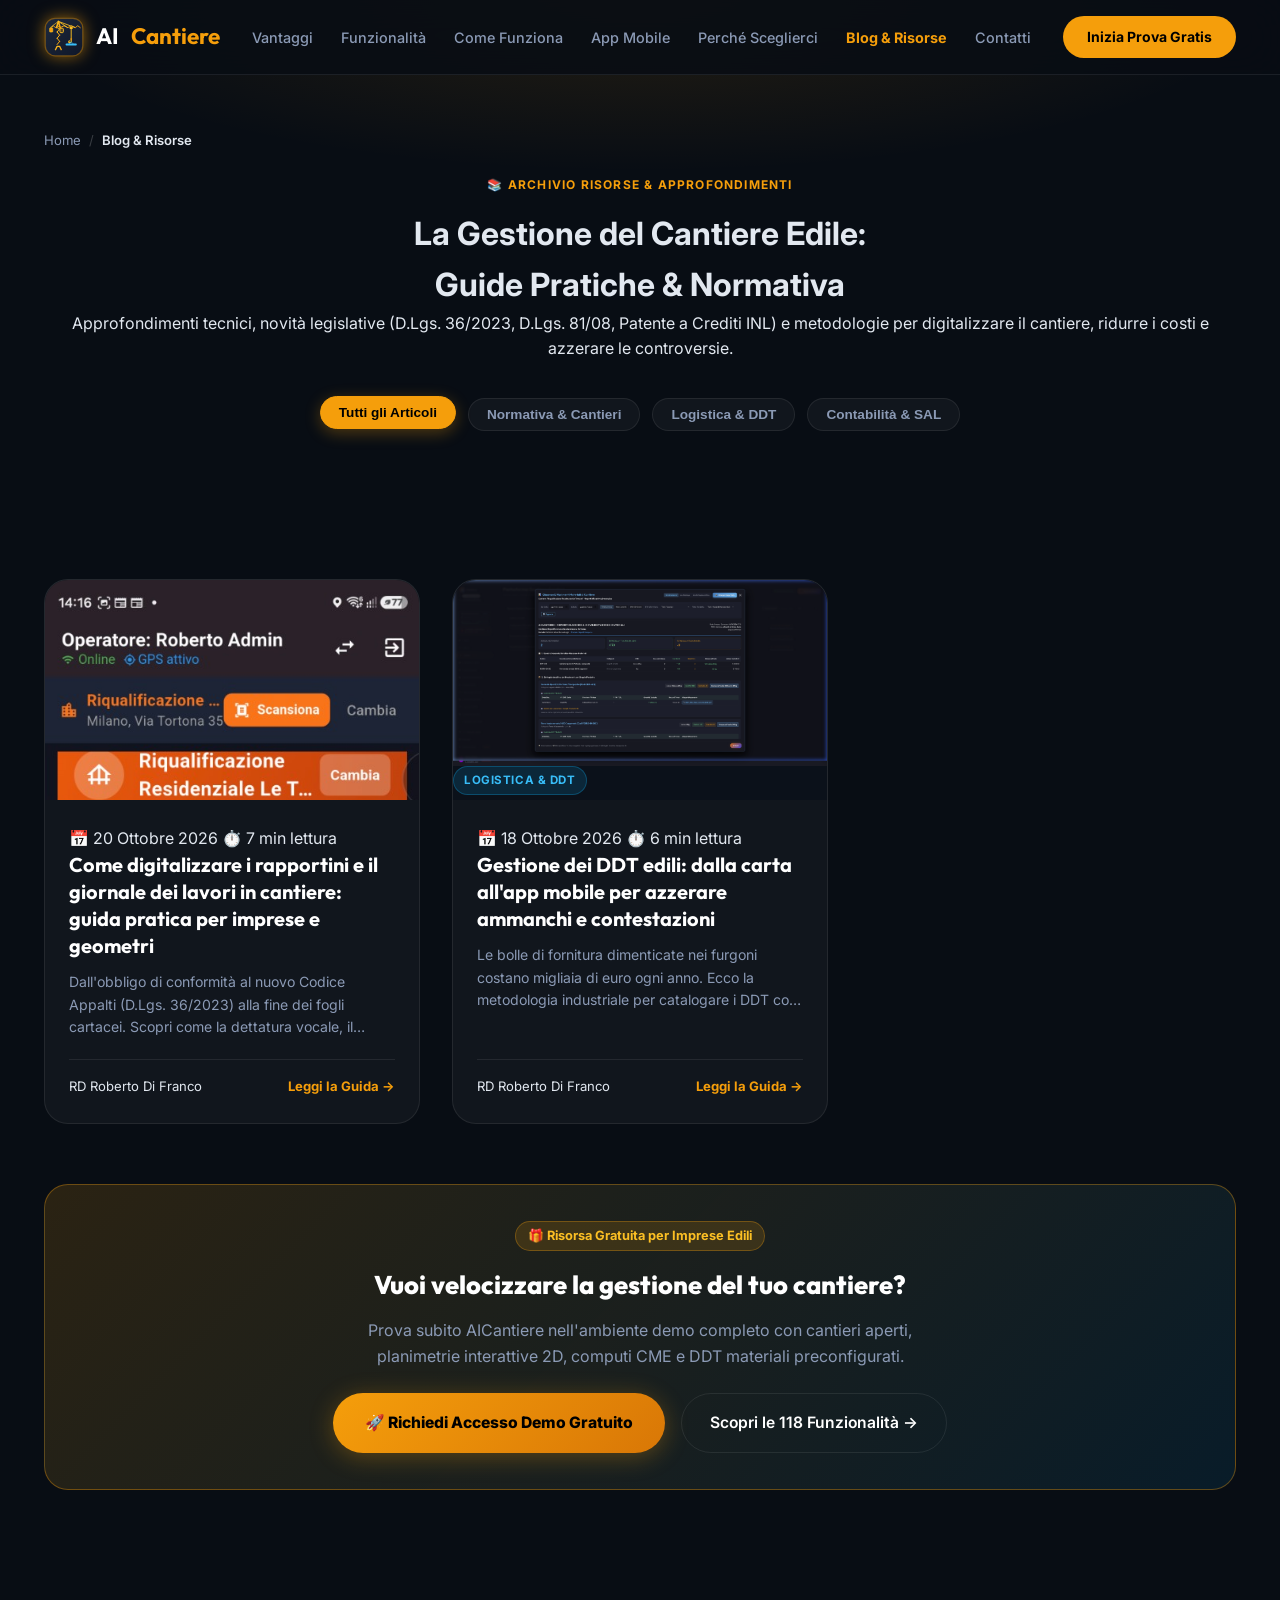
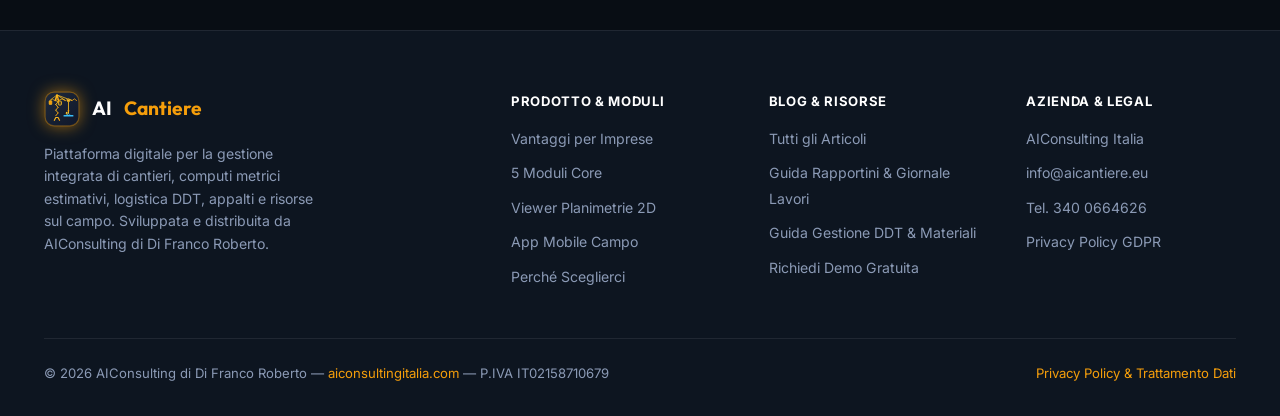
<file: blog/index.html>
<!DOCTYPE html>
<html lang="it">

<head>
  <meta charset="UTF-8" />
  <meta name="viewport" content="width=device-width, initial-scale=1.0" />
  <title>Blog Edilizia: Guide e Gestione Cantiere | AICantiere</title>
  <meta name="description"
    content="Guide pratiche, normative D.Lgs. 81/08 e consigli tecnici per digitalizzare rapportini, bolle DDT e contabilità di cantiere con la suite AICantiere." />
  <meta name="keywords"
    content="blog edilizia, guide cantiere edile, digitalizzazione rapportini, gestione ddt edile, giornale dei lavori normativa, patente a crediti edilizia, contabilità cantiere" />
  <meta name="author" content="AIConsulting di Di Franco Roberto" />
  <meta name="robots" content="index, follow, max-snippet:-1, max-image-preview:large, max-video-preview:-1" />

  <!-- Open Graph / Social -->
  <meta property="og:type" content="website" />
  <meta property="og:url" content="https://www.aicantiere.eu/blog/" />
  <meta property="og:title" content="Blog Edilizia: Guide e Gestione Cantiere | AICantiere" />
  <meta property="og:description"
    content="Guide pratiche e normative per digitalizzare rapportini, bolle DDT e contabilità di cantiere. Approfondimenti tecnici per imprese e geometri." />
  <meta property="og:image" content="https://www.aicantiere.eu/assets/images/cantieri.png" />
  <meta property="og:image:width" content="1200" />
  <meta property="og:image:height" content="630" />
  <meta property="og:site_name" content="AICantiere" />
  <meta property="og:locale" content="it_IT" />

  <!-- Twitter Card -->
  <meta name="twitter:card" content="summary_large_image" />
  <meta name="twitter:url" content="https://www.aicantiere.eu/blog/" />
  <meta name="twitter:title" content="Blog Edilizia: Guide e Gestione Cantiere | AICantiere" />
  <meta name="twitter:description" content="Guide pratiche e normative per digitalizzare rapportini, bolle DDT e contabilità di cantiere." />
  <meta name="twitter:image" content="https://www.aicantiere.eu/assets/images/cantieri.png" />

  <link rel="canonical" href="https://www.aicantiere.eu/blog/" />
  <link rel="icon" type="image/svg+xml" href="../assets/images/crane-logo.svg" />
  <link rel="alternate icon" href="../favicon.ico" />

  <!-- Google Fonts Preconnect per Core Web Vitals -->
  <link rel="preconnect" href="https://fonts.googleapis.com" />
  <link rel="preconnect" href="https://fonts.gstatic.com" crossorigin />
  <link rel="stylesheet" href="https://fonts.googleapis.com/css2?family=Inter:wght@300;400;500;600;700;800;900&family=Outfit:wght@300;400;600;700;800&display=swap" />
  <link rel="stylesheet" href="../assets/css/style.css" />

  <!-- SCHEMA MARKUP JSON-LD: Blog & CollectionPage -->
  <script type="application/ld+json">
  {
    "@context": "https://schema.org",
    "@type": "Blog",
    "@id": "https://www.aicantiere.eu/blog/#blog",
    "name": "Blog & Risorse AICantiere",
    "description": "Guide, normative e best practice per la digitalizzazione dei cantieri edili, gestione rapportini, DDT e contabilità SAL.",
    "url": "https://www.aicantiere.eu/blog/",
    "publisher": {
      "@type": "Organization",
      "name": "AIConsulting di Di Franco Roberto",
      "url": "https://www.aiconsultingitalia.com",
      "logo": "https://www.aicantiere.eu/assets/images/logo.png"
    },
    "blogPost": [
      {
        "@type": "BlogPosting",
        "headline": "Come digitalizzare i rapportini e il giornale dei lavori in cantiere: guida pratica per imprese e geometri",
        "url": "https://www.aicantiere.eu/blog/come-digitalizzare-rapportini-giornale-lavori-cantiere/",
        "datePublished": "2026-10-20T08:00:00+02:00",
        "dateModified": "2026-10-20T08:00:00+02:00",
        "image": "https://www.aicantiere.eu/assets/images/app-mobile-campo.jpg",
        "description": "Guida pratica per abbandonare carta e fogli Excel nei cantieri edili: conformità al Codice Appalti (D.Lgs. 36/2023), dettatura vocale, timbrature GPS e report conformi per Cassa Edile.",
        "author": {
          "@type": "Person",
          "name": "Roberto Di Franco"
        }
      },
      {
        "@type": "BlogPosting",
        "headline": "Gestione dei DDT edili: dalla carta all'app mobile per azzerare ammanchi e contestazioni",
        "url": "https://www.aicantiere.eu/blog/gestione-ddt-edili-dalla-carta-all-app-mobile/",
        "datePublished": "2026-10-18T08:00:00+02:00",
        "dateModified": "2026-10-18T08:00:00+02:00",
        "image": "https://www.aicantiere.eu/assets/images/materiali_ddt.png",
        "description": "Come digitalizzare le bolle di fornitura in cantiere, imputare i materiali direttamente alle lavorazioni e monitorare le giacenze in tempo reale.",
        "author": {
          "@type": "Person",
          "name": "Roberto Di Franco"
        }
      }
    ]
  }
  </script>
</head>

<body>

  <!-- NAVBAR -->
  <nav class="navbar" id="navbar" role="navigation" aria-label="Navigazione principale">
    <div class="container">
      <div class="nav-inner">
        <a href="/" class="nav-logo" id="nav-logo-link" aria-label="AICantiere Homepage">
          <img src="../assets/images/crane-logo.svg" alt="AICantiere Logo" />
          AI<span class="brand-accent">Cantiere</span>
        </a>
        <div class="nav-links" id="nav-links" role="menubar">
          <a href="/#vantaggi" role="menuitem">Vantaggi</a>
          <a href="/#funzionalita" role="menuitem">Funzionalità</a>
          <a href="/#flusso" role="menuitem">Come Funziona</a>
          <a href="/#app-mobile" role="menuitem">App Mobile</a>
          <a href="/#confronto" role="menuitem">Perché Sceglierci</a>
          <a href="/blog/" role="menuitem" style="color: var(--clr-primary); font-weight: 700;">Blog &amp; Risorse</a>
          <a href="/#contatti" role="menuitem">Contatti</a>
        </div>
        <div style="display: flex; align-items: center; gap: 12px;">
          <a href="/#contatti" class="btn-nav" id="btn-richiedi-demo">Inizia Prova Gratis</a>
        </div>
        <button class="hamburger" id="hamburger" aria-label="Menu" aria-expanded="false" aria-controls="nav-links">
          <span></span><span></span><span></span>
        </button>
      </div>
    </div>
  </nav>

  <!-- BLOG HERO -->
  <header class="blog-hero" aria-label="Intestazione Blog">
    <div class="container">
      <div class="breadcrumbs" aria-label="Percorso di navigazione">
        <a href="/">Home</a>
        <span class="separator">/</span>
        <span class="current">Blog &amp; Risorse</span>
      </div>
      <div class="section-label">📚 Archivio Risorse &amp; Approfondimenti</div>
      <h1 class="blog-hero-title">
        La Gestione del Cantiere Edile:<br /><span class="highlight">Guide Pratiche &amp; Normativa</span>
      </h1>
      <p class="blog-hero-subtitle">
        Approfondimenti tecnici, novità legislative (D.Lgs. 36/2023, D.Lgs. 81/08, Patente a Crediti INL) e metodologie per digitalizzare il cantiere, ridurre i costi e azzerare le controversie.
      </p>

      <!-- FILTRI CATEGORIE -->
      <div class="blog-filters" role="tablist" aria-label="Filtro categorie articoli">
        <button class="filter-btn active" role="tab" aria-selected="true" data-filter="all">Tutti gli Articoli</button>
        <button class="filter-btn" role="tab" aria-selected="false" data-filter="normativa">Normativa &amp; Cantieri</button>
        <button class="filter-btn" role="tab" aria-selected="false" data-filter="logistica">Logistica &amp; DDT</button>
        <button class="filter-btn" role="tab" aria-selected="false" data-filter="contabilita">Contabilità &amp; SAL</button>
      </div>
    </div>
  </header>

  <!-- LISTA ARTICOLI -->
  <main class="section" style="padding-top: 40px;" id="archivio-articoli">
    <div class="container">
      <div class="blog-grid">

        <!-- ARTICOLO 1 -->
        <article class="blog-card fade-up" data-category="normativa">
          <div class="blog-card-img-wrap">
            <img src="../assets/images/app-mobile-campo.jpg" alt="Come digitalizzare i rapportini e il giornale dei lavori in cantiere" loading="lazy" />
            <span class="blog-category-badge">Normativa &amp; Cantieri</span>
          </div>
          <div class="blog-card-body">
            <div class="blog-card-meta">
              <span>📅 20 Ottobre 2026</span>
              <span>⏱️ 7 min lettura</span>
            </div>
            <h2 class="blog-card-title">
              <a href="/blog/come-digitalizzare-rapportini-giornale-lavori-cantiere/">Come digitalizzare i rapportini e il giornale dei lavori in cantiere: guida pratica per imprese e geometri</a>
            </h2>
            <p class="blog-card-excerpt">
              Dall'obbligo di conformità al nuovo Codice Appalti (D.Lgs. 36/2023) alla fine dei fogli cartacei. Scopri come la dettatura vocale, il rilevamento presenze GPS e i verbali digitali blindano l'impresa da sanzioni, Cassa Edile e contestazioni SAL.
            </p>
            <div class="blog-card-footer">
              <div class="blog-author-mini">
                <span class="blog-author-avatar">RD</span>
                <span class="blog-author-name">Roberto Di Franco</span>
              </div>
              <a href="/blog/come-digitalizzare-rapportini-giornale-lavori-cantiere/" class="read-more-link" aria-label="Leggi la guida sulla digitalizzazione dei rapportini di cantiere">
                Leggi la Guida &rarr;
              </a>
            </div>
          </div>
        </article>

        <!-- ARTICOLO 2 -->
        <article class="blog-card fade-up" data-category="logistica">
          <div class="blog-card-img-wrap">
            <img src="../assets/images/materiali_ddt.png" alt="Gestione DDT edili dalla carta all'app mobile" loading="lazy" />
            <span class="blog-category-badge badge-blue">Logistica &amp; DDT</span>
          </div>
          <div class="blog-card-body">
            <div class="blog-card-meta">
              <span>📅 18 Ottobre 2026</span>
              <span>⏱️ 6 min lettura</span>
            </div>
            <h2 class="blog-card-title">
              <a href="/blog/gestione-ddt-edili-dalla-carta-all-app-mobile/">Gestione dei DDT edili: dalla carta all'app mobile per azzerare ammanchi e contestazioni</a>
            </h2>
            <p class="blog-card-excerpt">
              Le bolle di fornitura dimenticate nei furgoni costano migliaia di euro ogni anno. Ecco la metodologia industriale per catalogare i DDT con memoria alias fornitore, imputare i materiali direttamente ai compiti operativi e calcolare le giacenze in tempo reale.
            </p>
            <div class="blog-card-footer">
              <div class="blog-author-mini">
                <span class="blog-author-avatar">RD</span>
                <span class="blog-author-name">Roberto Di Franco</span>
              </div>
              <a href="/blog/gestione-ddt-edili-dalla-carta-all-app-mobile/" class="read-more-link" aria-label="Leggi la guida sulla gestione digitale dei DDT edili">
                Leggi la Guida &rarr;
              </a>
            </div>
          </div>
        </article>

      </div>

      <!-- LEAD MAGNET / BANNER GUIDE -->
      <section class="article-cta-box fade-up" style="margin-top: 60px;">
        <div class="badge-gold" style="display: inline-block; padding: 4px 12px; border-radius: 9999px; font-size: 0.8rem; font-weight: 700; margin-bottom: 14px;">
          🎁 Risorsa Gratuita per Imprese Edili
        </div>
        <h3>Vuoi velocizzare la gestione del tuo cantiere?</h3>
        <p>Prova subito AICantiere nell'ambiente demo completo con cantieri aperti, planimetrie interattive 2D, computi CME e DDT materiali preconfigurati.</p>
        <div style="display: flex; justify-content: center; gap: 16px; flex-wrap: wrap;">
          <a href="/#contatti" class="btn-primary" style="font-weight: 800;">
            🚀 Richiedi Accesso Demo Gratuito
          </a>
          <a href="/#funzionalita" class="btn-secondary">
            Scopri le 118 Funzionalità &rarr;
          </a>
        </div>
      </section>
    </div>
  </main>

  <!-- FOOTER -->
  <footer role="contentinfo">
    <div class="container">
      <div class="footer-grid">
        <div class="footer-brand">
          <a href="/" class="nav-logo" style="font-size:1.2rem;" aria-label="AICantiere">
            <img src="../assets/images/crane-logo.svg" alt="AICantiere" style="width:36px;height:36px;" />
            AI<span class="brand-accent">Cantiere</span>
          </a>
          <p>Piattaforma digitale per la gestione integrata di cantieri, computi metrici estimativi, logistica DDT, appalti e risorse sul campo. Sviluppata e distribuita da AIConsulting di Di Franco Roberto.</p>
        </div>
        <div class="footer-col">
          <h4>Prodotto &amp; Moduli</h4>
          <ul>
            <li><a href="/#vantaggi">Vantaggi per Imprese</a></li>
            <li><a href="/#funzionalita">5 Moduli Core</a></li>
            <li><a href="/#piattaforma">Viewer Planimetrie 2D</a></li>
            <li><a href="/#app-mobile">App Mobile Campo</a></li>
            <li><a href="/#confronto">Perché Sceglierci</a></li>
          </ul>
        </div>
        <div class="footer-col">
          <h4>Blog &amp; Risorse</h4>
          <ul>
            <li><a href="/blog/">Tutti gli Articoli</a></li>
            <li><a href="/blog/come-digitalizzare-rapportini-giornale-lavori-cantiere/">Guida Rapportini &amp; Giornale Lavori</a></li>
            <li><a href="/blog/gestione-ddt-edili-dalla-carta-all-app-mobile/">Guida Gestione DDT &amp; Materiali</a></li>
            <li><a href="/#demo">Richiedi Demo Gratuita</a></li>
          </ul>
        </div>
        <div class="footer-col">
          <h4>Azienda &amp; Legal</h4>
          <ul>
            <li><a href="https://www.aiconsultingitalia.com" target="_blank" rel="noopener">AIConsulting Italia</a></li>
            <li><a href="mailto:info@aicantiere.eu">info@aicantiere.eu</a></li>
            <li><a href="tel:+393400664626">Tel. 340 0664626</a></li>
            <li><a href="../privacy-policy.html">Privacy Policy GDPR</a></li>
          </ul>
        </div>
      </div>
      <div class="footer-bottom">
        <p>&copy; 2026 AIConsulting di Di Franco Roberto — <a href="https://www.aiconsultingitalia.com" target="_blank"
            rel="noopener">aiconsultingitalia.com</a> — P.IVA IT02158710679</p>
        <p><a href="../privacy-policy.html">Privacy Policy &amp; Trattamento Dati</a></p>
      </div>
    </div>
  </footer>

  <script src="../assets/js/main.js"></script>
</body>

</html>
</file>
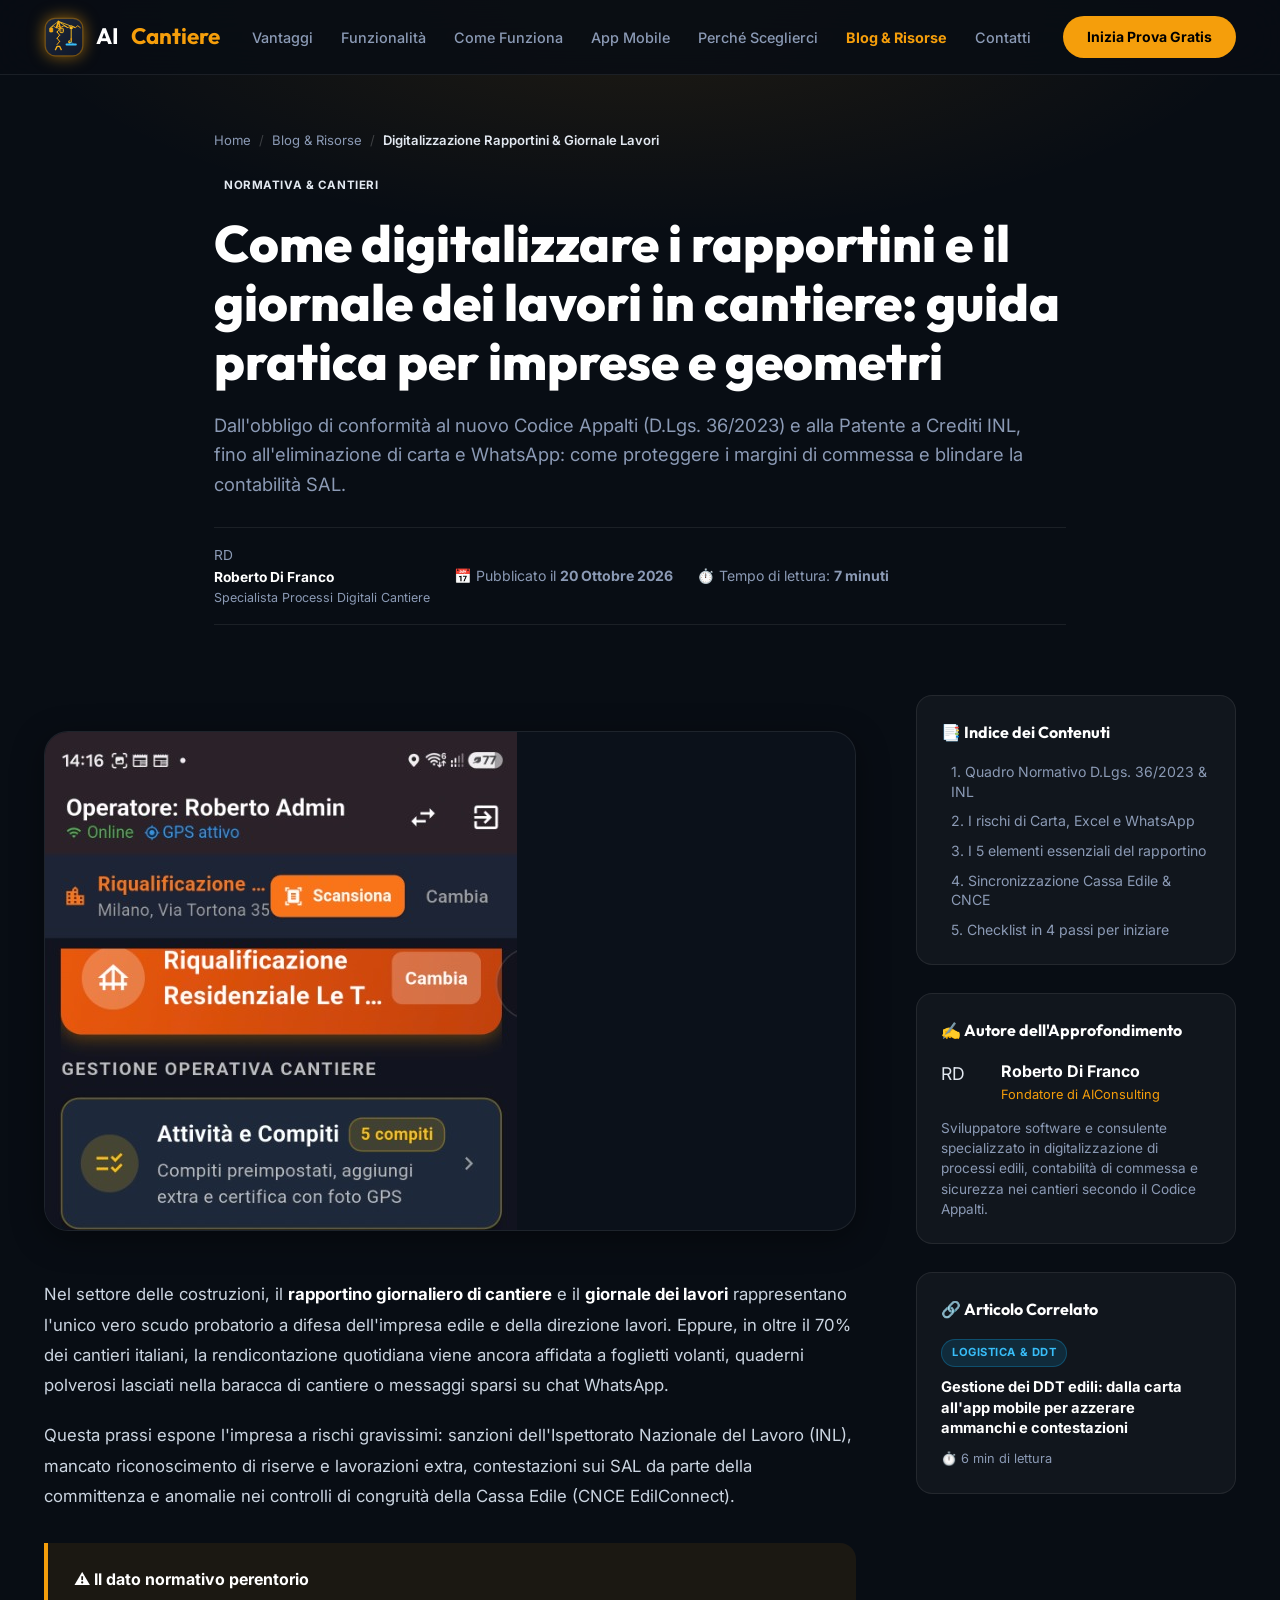
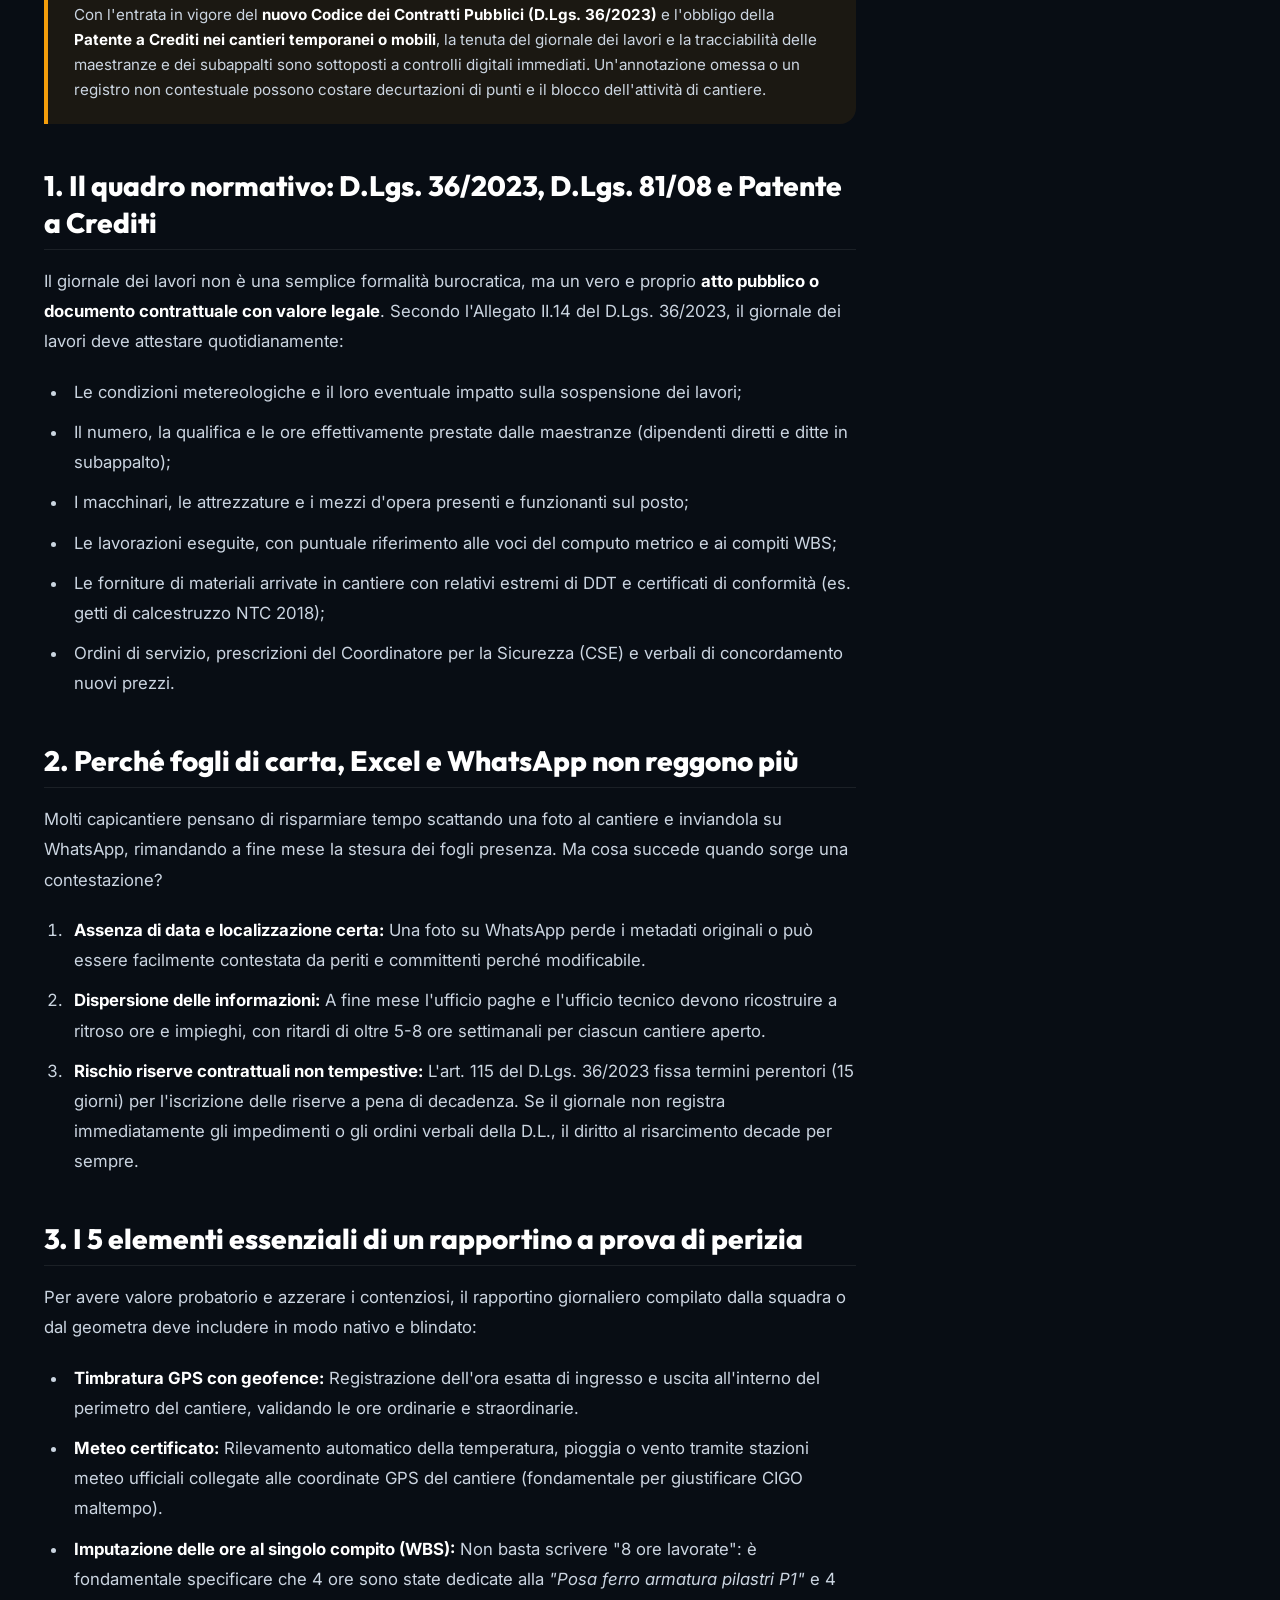
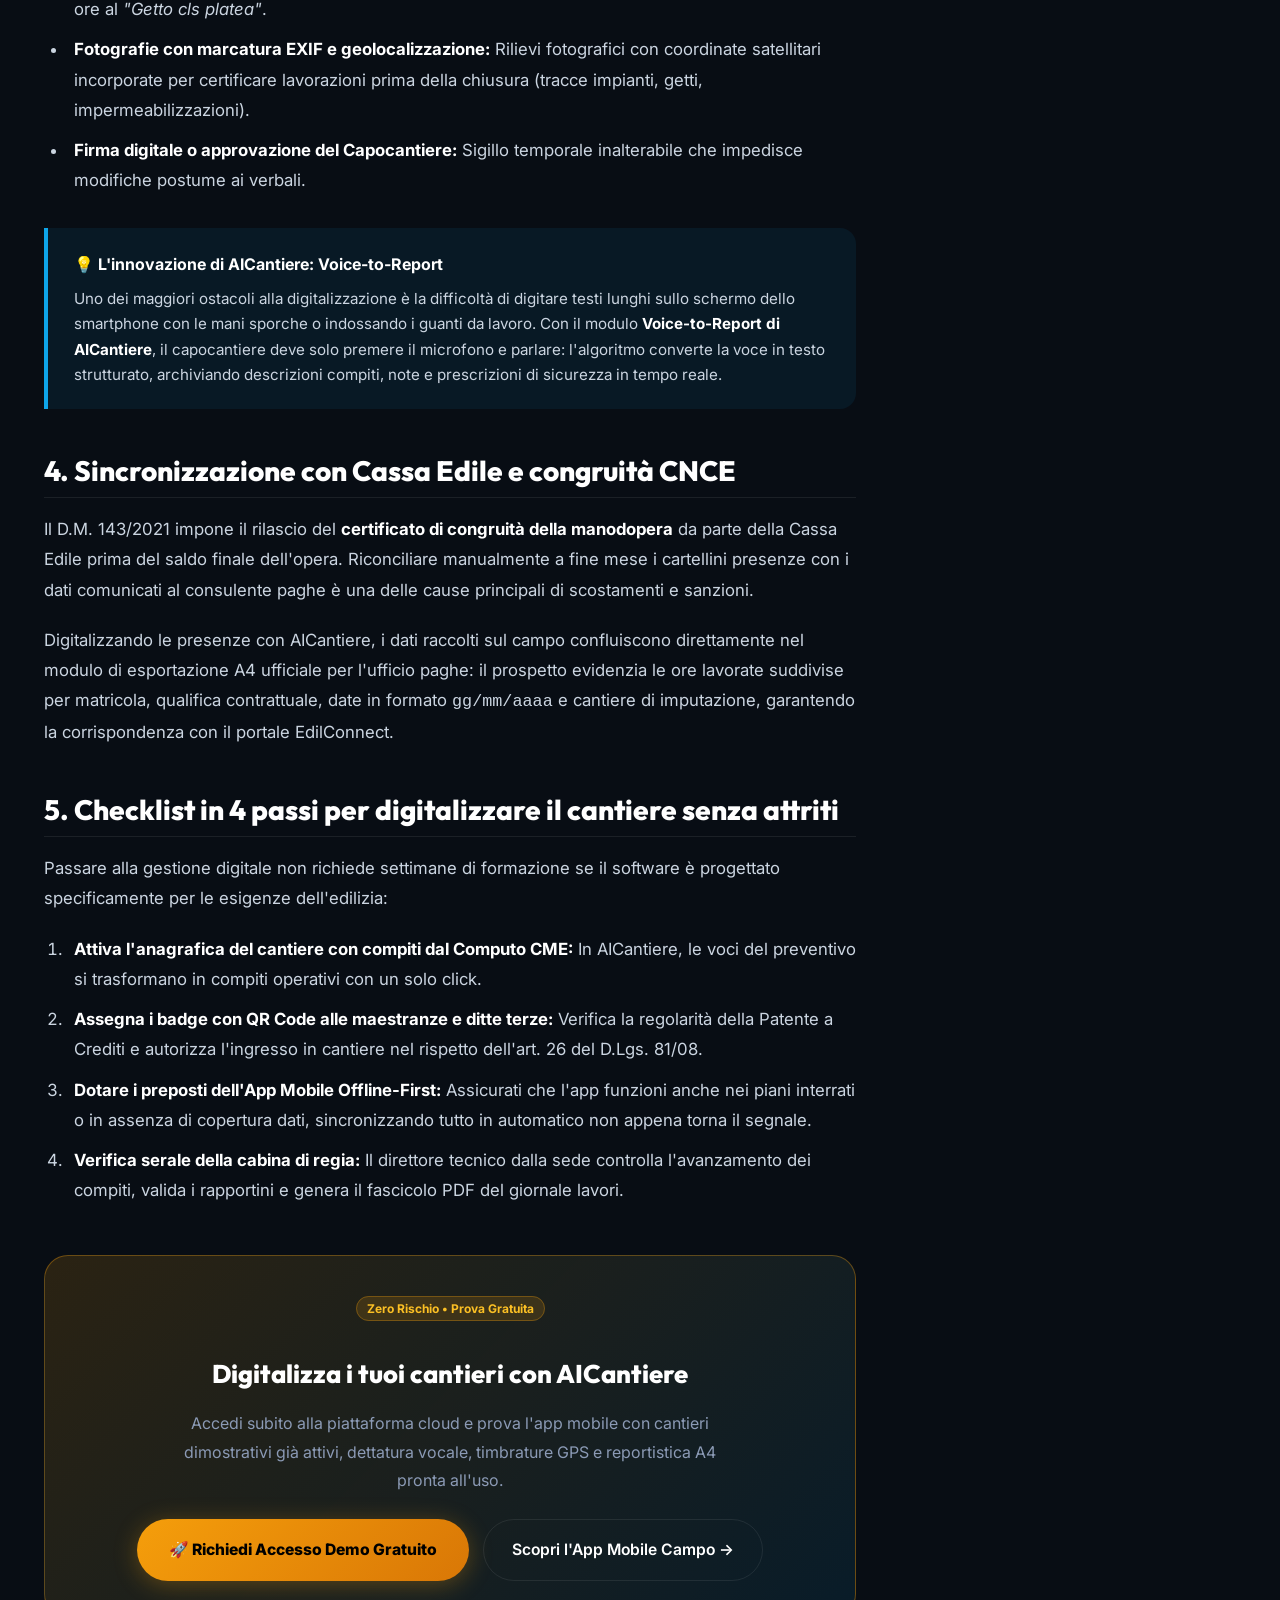
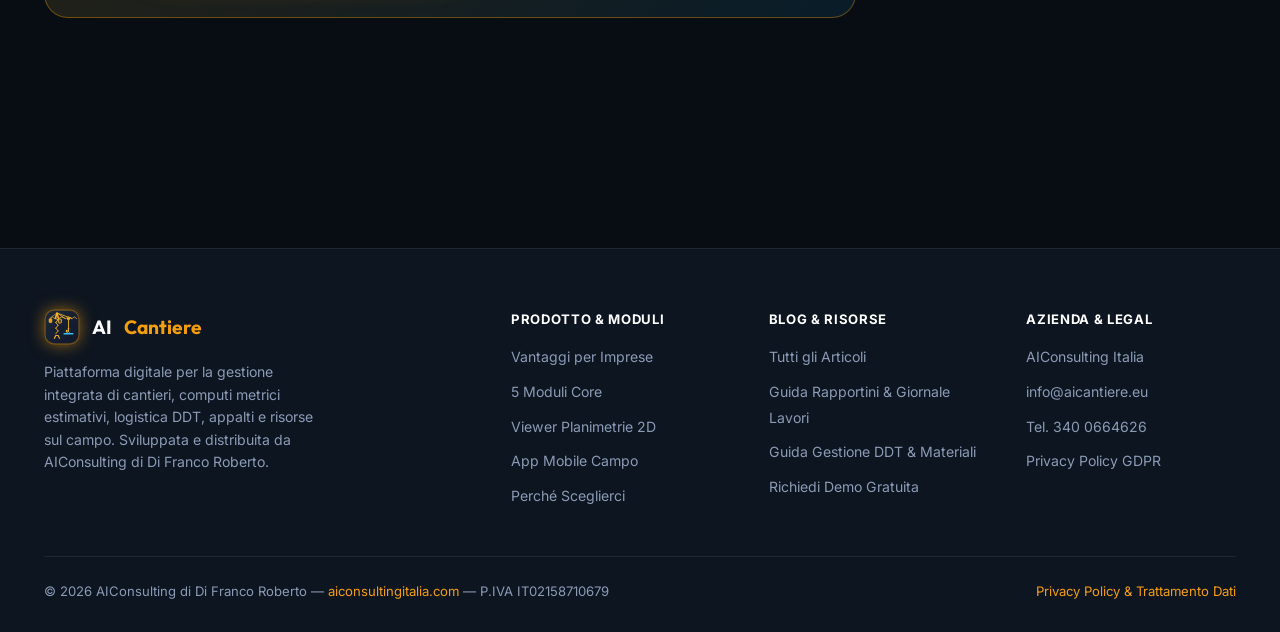
<file: blog/come-digitalizzare-rapportini-giornale-lavori-cantiere/index.html>
<!DOCTYPE html>
<html lang="it">

<head>
  <meta charset="UTF-8" />
  <meta name="viewport" content="width=device-width, initial-scale=1.0" />
  <title>Come Digitalizzare i Rapportini di Cantiere | AICantiere</title>
  <meta name="description"
    content="Guida pratica: come digitalizzare i rapportini e il giornale dei lavori a norma di legge (D.Lgs. 36/2023, D.Lgs. 81/08 e Patente a Crediti INL) da smartphone." />
  <meta name="keywords"
    content="digitalizzazione rapportini cantiere, giornale dei lavori digitale, d.lgs 36 2023 giornale lavori, app rapportino cantiere, patente a crediti inl cantiere, congruità cassa edile cnce, rapportino giornaliero edilizia" />
  <meta name="author" content="Roberto Di Franco - AIConsulting" />
  <meta name="robots" content="index, follow, max-snippet:-1, max-image-preview:large, max-video-preview:-1" />

  <!-- Open Graph / LinkedIn / Facebook -->
  <meta property="og:type" content="article" />
  <meta property="og:url" content="https://www.aicantiere.eu/blog/come-digitalizzare-rapportini-giornale-lavori-cantiere/" />
  <meta property="og:title" content="Come Digitalizzare i Rapportini di Cantiere | AICantiere" />
  <meta property="og:description"
    content="Dall'obbligo di conformità al Codice Appalti alla tutela contro contestazioni SAL: la guida completa per passare dalla carta al digitale con dettatura vocale e GPS." />
  <meta property="og:image" content="https://www.aicantiere.eu/assets/images/app-mobile-campo.jpg" />
  <meta property="og:site_name" content="AICantiere" />
  <meta property="og:locale" content="it_IT" />
  <meta property="article:published_time" content="2026-10-20T08:00:00+02:00" />
  <meta property="article:author" content="Roberto Di Franco" />
  <meta property="article:section" content="Normativa & Cantieri" />

  <!-- Twitter Card -->
  <meta name="twitter:card" content="summary_large_image" />
  <meta name="twitter:url" content="https://www.aicantiere.eu/blog/come-digitalizzare-rapportini-giornale-lavori-cantiere/" />
  <meta name="twitter:title" content="Come Digitalizzare i Rapportini di Cantiere | AICantiere" />
  <meta name="twitter:description"
    content="Guida pratica alla digitalizzazione del cantiere edile: conformità D.Lgs. 36/2023, D.Lgs. 81/08 e Cassa Edile." />
  <meta name="twitter:image" content="https://www.aicantiere.eu/assets/images/app-mobile-campo.jpg" />

  <link rel="canonical" href="https://www.aicantiere.eu/blog/come-digitalizzare-rapportini-giornale-lavori-cantiere/" />
  <link rel="icon" type="image/svg+xml" href="../../assets/images/crane-logo.svg" />
  <link rel="alternate icon" href="../../favicon.ico" />

  <!-- Google Fonts Preconnect per Core Web Vitals -->
  <link rel="preconnect" href="https://fonts.googleapis.com" />
  <link rel="preconnect" href="https://fonts.gstatic.com" crossorigin />
  <link rel="stylesheet" href="https://fonts.googleapis.com/css2?family=Inter:wght@300;400;500;600;700;800;900&family=Outfit:wght@300;400;600;700;800&display=swap" />
  <link rel="stylesheet" href="../../assets/css/style.css" />

  <!-- SCHEMA MARKUP JSON-LD: BlogPosting & BreadcrumbList -->
  <script type="application/ld+json">
  {
    "@context": "https://schema.org",
    "@graph": [
      {
        "@type": "BlogPosting",
        "mainEntityOfPage": {
          "@type": "WebPage",
          "@id": "https://www.aicantiere.eu/blog/come-digitalizzare-rapportini-giornale-lavori-cantiere/"
        },
        "headline": "Come digitalizzare i rapportini e il giornale dei lavori in cantiere: guida pratica per imprese e geometri",
        "description": "Guida pratica per imprese edili e geometri: come digitalizzare i rapportini giornalieri e il giornale dei lavori a norma di legge (D.Lgs. 36/2023, D.Lgs. 81/08 e Patente a Crediti INL).",
        "image": "https://www.aicantiere.eu/assets/images/app-mobile-campo.jpg",
        "author": {
          "@type": "Person",
          "name": "Roberto Di Franco",
          "jobTitle": "Senior Software Architect & Edilizia Digitale",
          "url": "https://www.aiconsultingitalia.com"
        },
        "publisher": {
          "@type": "Organization",
          "name": "AIConsulting di Di Franco Roberto",
          "logo": {
            "@type": "ImageObject",
            "url": "https://www.aicantiere.eu/assets/images/logo.png"
          }
        },
        "datePublished": "2026-10-20T08:00:00+02:00",
        "dateModified": "2026-10-20T08:00:00+02:00",
        "articleSection": "Normativa & Cantieri",
        "inLanguage": "it-IT"
      },
      {
        "@type": "BreadcrumbList",
        "itemListElement": [
          {
            "@type": "ListItem",
            "position": 1,
            "name": "Home",
            "item": "https://www.aicantiere.eu/"
          },
          {
            "@type": "ListItem",
            "position": 2,
            "name": "Blog & Risorse",
            "item": "https://www.aicantiere.eu/blog/"
          },
          {
            "@type": "ListItem",
            "position": 3,
            "name": "Come Digitalizzare i Rapportini di Cantiere",
            "item": "https://www.aicantiere.eu/blog/come-digitalizzare-rapportini-giornale-lavori-cantiere/"
          }
        ]
      }
    ]
  }
  </script>
</head>

<body>

  <!-- NAVBAR -->
  <nav class="navbar" id="navbar" role="navigation" aria-label="Navigazione principale">
    <div class="container">
      <div class="nav-inner">
        <a href="/" class="nav-logo" id="nav-logo-link" aria-label="AICantiere Homepage">
          <img src="../../assets/images/crane-logo.svg" alt="AICantiere Logo" />
          AI<span class="brand-accent">Cantiere</span>
        </a>
        <div class="nav-links" id="nav-links" role="menubar">
          <a href="/#vantaggi" role="menuitem">Vantaggi</a>
          <a href="/#funzionalita" role="menuitem">Funzionalità</a>
          <a href="/#flusso" role="menuitem">Come Funziona</a>
          <a href="/#app-mobile" role="menuitem">App Mobile</a>
          <a href="/#confronto" role="menuitem">Perché Sceglierci</a>
          <a href="/blog/" role="menuitem" style="color: var(--clr-primary); font-weight: 700;">Blog &amp; Risorse</a>
          <a href="/#contatti" role="menuitem">Contatti</a>
        </div>
        <div style="display: flex; align-items: center; gap: 12px;">
          <a href="/#contatti" class="btn-nav" id="btn-richiedi-demo">Inizia Prova Gratis</a>
        </div>
        <button class="hamburger" id="hamburger" aria-label="Menu" aria-expanded="false" aria-controls="nav-links">
          <span></span><span></span><span></span>
        </button>
      </div>
    </div>
  </nav>

  <!-- ARTICLE HEADER -->
  <header class="article-header">
    <div class="container" style="max-width: 900px;">
      <div class="breadcrumbs" aria-label="Percorso di navigazione">
        <a href="/">Home</a>
        <span class="separator">/</span>
        <a href="/blog/">Blog &amp; Risorse</a>
        <span class="separator">/</span>
        <span class="current">Digitalizzazione Rapportini &amp; Giornale Lavori</span>
      </div>

      <span class="blog-category-badge" style="margin-bottom: 16px;">Normativa &amp; Cantieri</span>
      <h1 class="article-title">
        Come digitalizzare i rapportini e il giornale dei lavori in cantiere: guida pratica per imprese e geometri
      </h1>
      <p class="article-subtitle">
        Dall'obbligo di conformità al nuovo Codice Appalti (D.Lgs. 36/2023) e alla Patente a Crediti INL, fino all'eliminazione di carta e WhatsApp: come proteggere i margini di commessa e blindare la contabilità SAL.
      </p>

      <div class="article-meta-bar">
        <div class="blog-author-mini">
          <span class="blog-author-avatar">RD</span>
          <div>
            <div class="blog-author-name" style="font-weight: 700; color: var(--clr-white);">Roberto Di Franco</div>
            <div style="font-size: 0.78rem; color: var(--clr-muted);">Specialista Processi Digitali Cantiere</div>
          </div>
        </div>
        <div style="font-size: 0.88rem; color: var(--clr-muted);">
          📅 Pubblicato il <strong>20 Ottobre 2026</strong>
        </div>
        <div style="font-size: 0.88rem; color: var(--clr-muted);">
          ⏱️ Tempo di lettura: <strong>7 minuti</strong>
        </div>
      </div>
    </div>
  </header>

  <!-- MAIN ARTICLE LAYOUT -->
  <main class="section" style="padding-top: 30px;">
    <div class="container">
      <div class="article-content-layout">

        <!-- ARTICLE BODY -->
        <article class="article-body">
          <div class="article-featured-img-wrap">
            <img src="../../assets/images/app-mobile-campo.jpg" alt="Rapportino di cantiere su smartphone con geolocalizzazione e foto certificate" />
          </div>

          <p>
            Nel settore delle costruzioni, il <strong>rapportino giornaliero di cantiere</strong> e il <strong>giornale dei lavori</strong> rappresentano l'unico vero scudo probatorio a difesa dell'impresa edile e della direzione lavori. Eppure, in oltre il 70% dei cantieri italiani, la rendicontazione quotidiana viene ancora affidata a foglietti volanti, quaderni polverosi lasciati nella baracca di cantiere o messaggi sparsi su chat WhatsApp.
          </p>

          <p>
            Questa prassi espone l'impresa a rischi gravissimi: sanzioni dell'Ispettorato Nazionale del Lavoro (INL), mancato riconoscimento di riserve e lavorazioni extra, contestazioni sui SAL da parte della committenza e anomalie nei controlli di congruità della Cassa Edile (CNCE EdilConnect).
          </p>

          <div class="article-callout">
            <div class="article-callout-title">⚠️ Il dato normativo perentorio</div>
            <p>
              Con l'entrata in vigore del <strong>nuovo Codice dei Contratti Pubblici (D.Lgs. 36/2023)</strong> e l'obbligo della <strong>Patente a Crediti nei cantieri temporanei o mobili</strong>, la tenuta del giornale dei lavori e la tracciabilità delle maestranze e dei subappalti sono sottoposti a controlli digitali immediati. Un'annotazione omessa o un registro non contestuale possono costare decurtazioni di punti e il blocco dell'attività di cantiere.
            </p>
          </div>

          <h2 id="quadro-normativo">1. Il quadro normativo: D.Lgs. 36/2023, D.Lgs. 81/08 e Patente a Crediti</h2>
          <p>
            Il giornale dei lavori non è una semplice formalità burocratica, ma un vero e proprio <strong>atto pubblico o documento contrattuale con valore legale</strong>. Secondo l'Allegato II.14 del D.Lgs. 36/2023, il giornale dei lavori deve attestare quotidianamente:
          </p>
          <ul>
            <li>Le condizioni metereologiche e il loro eventuale impatto sulla sospensione dei lavori;</li>
            <li>Il numero, la qualifica e le ore effettivamente prestate dalle maestranze (dipendenti diretti e ditte in subappalto);</li>
            <li>I macchinari, le attrezzature e i mezzi d'opera presenti e funzionanti sul posto;</li>
            <li>Le lavorazioni eseguite, con puntuale riferimento alle voci del computo metrico e ai compiti WBS;</li>
            <li>Le forniture di materiali arrivate in cantiere con relativi estremi di DDT e certificati di conformità (es. getti di calcestruzzo NTC 2018);</li>
            <li>Ordini di servizio, prescrizioni del Coordinatore per la Sicurezza (CSE) e verbali di concordamento nuovi prezzi.</li>
          </ul>

          <h2 id="rischi-carta-excel">2. Perché fogli di carta, Excel e WhatsApp non reggono più</h2>
          <p>
            Molti capicantiere pensano di risparmiare tempo scattando una foto al cantiere e inviandola su WhatsApp, rimandando a fine mese la stesura dei fogli presenza. Ma cosa succede quando sorge una contestazione?
          </p>
          <ol>
            <li><strong>Assenza di data e localizzazione certa:</strong> Una foto su WhatsApp perde i metadati originali o può essere facilmente contestata da periti e committenti perché modificabile.</li>
            <li><strong>Dispersione delle informazioni:</strong> A fine mese l'ufficio paghe e l'ufficio tecnico devono ricostruire a ritroso ore e impieghi, con ritardi di oltre 5-8 ore settimanali per ciascun cantiere aperto.</li>
            <li><strong>Rischio riserve contrattuali non tempestive:</strong> L'art. 115 del D.Lgs. 36/2023 fissa termini perentori (15 giorni) per l'iscrizione delle riserve a pena di decadenza. Se il giornale non registra immediatamente gli impedimenti o gli ordini verbali della D.L., il diritto al risarcimento decade per sempre.</li>
          </ol>

          <h2 id="5-elementi-essenziali">3. I 5 elementi essenziali di un rapportino a prova di perizia</h2>
          <p>
            Per avere valore probatorio e azzerare i contenziosi, il rapportino giornaliero compilato dalla squadra o dal geometra deve includere in modo nativo e blindato:
          </p>
          <ul>
            <li><strong>Timbratura GPS con geofence:</strong> Registrazione dell'ora esatta di ingresso e uscita all'interno del perimetro del cantiere, validando le ore ordinarie e straordinarie.</li>
            <li><strong>Meteo certificato:</strong> Rilevamento automatico della temperatura, pioggia o vento tramite stazioni meteo ufficiali collegate alle coordinate GPS del cantiere (fondamentale per giustificare CIGO maltempo).</li>
            <li><strong>Imputazione delle ore al singolo compito (WBS):</strong> Non basta scrivere "8 ore lavorate": è fondamentale specificare che 4 ore sono state dedicate alla <em>"Posa ferro armatura pilastri P1"</em> e 4 ore al <em>"Getto cls platea"</em>.</li>
            <li><strong>Fotografie con marcatura EXIF e geolocalizzazione:</strong> Rilievi fotografici con coordinate satellitari incorporate per certificare lavorazioni prima della chiusura (tracce impianti, getti, impermeabilizzazioni).</li>
            <li><strong>Firma digitale o approvazione del Capocantiere:</strong> Sigillo temporale inalterabile che impedisce modifiche postume ai verbali.</li>
          </ul>

          <div class="article-callout callout-blue">
            <div class="article-callout-title">💡 L'innovazione di AICantiere: Voice-to-Report</div>
            <p>
              Uno dei maggiori ostacoli alla digitalizzazione è la difficoltà di digitare testi lunghi sullo schermo dello smartphone con le mani sporche o indossando i guanti da lavoro. Con il modulo <strong>Voice-to-Report di AICantiere</strong>, il capocantiere deve solo premere il microfono e parlare: l'algoritmo converte la voce in testo strutturato, archiviando descrizioni compiti, note e prescrizioni di sicurezza in tempo reale.
            </p>
          </div>

          <h2 id="congruita-cnce">4. Sincronizzazione con Cassa Edile e congruità CNCE</h2>
          <p>
            Il D.M. 143/2021 impone il rilascio del <strong>certificato di congruità della manodopera</strong> da parte della Cassa Edile prima del saldo finale dell'opera. Riconciliare manualmente a fine mese i cartellini presenze con i dati comunicati al consulente paghe è una delle cause principali di scostamenti e sanzioni.
          </p>
          <p>
            Digitalizzando le presenze con AICantiere, i dati raccolti sul campo confluiscono direttamente nel modulo di esportazione A4 ufficiale per l'ufficio paghe: il prospetto evidenzia le ore lavorate suddivise per matricola, qualifica contrattuale, date in formato <code>gg/mm/aaaa</code> e cantiere di imputazione, garantendo la corrispondenza con il portale EdilConnect.
          </p>

          <h2 id="checklist-passi">5. Checklist in 4 passi per digitalizzare il cantiere senza attriti</h2>
          <p>
            Passare alla gestione digitale non richiede settimane di formazione se il software è progettato specificamente per le esigenze dell'edilizia:
          </p>
          <ol>
            <li><strong>Attiva l'anagrafica del cantiere con compiti dal Computo CME:</strong> In AICantiere, le voci del preventivo si trasformano in compiti operativi con un solo click.</li>
            <li><strong>Assegna i badge con QR Code alle maestranze e ditte terze:</strong> Verifica la regolarità della Patente a Crediti e autorizza l'ingresso in cantiere nel rispetto dell'art. 26 del D.Lgs. 81/08.</li>
            <li><strong>Dotare i preposti dell'App Mobile Offline-First:</strong> Assicurati che l'app funzioni anche nei piani interrati o in assenza di copertura dati, sincronizzando tutto in automatico non appena torna il segnale.</li>
            <li><strong>Verifica serale della cabina di regia:</strong> Il direttore tecnico dalla sede controlla l'avanzamento dei compiti, valida i rapportini e genera il fascicolo PDF del giornale lavori.</li>
          </ol>

          <!-- CONVERSION CTA -->
          <div class="article-cta-box">
            <span class="badge-gold" style="padding: 4px 10px; border-radius: 9999px; font-size: 0.75rem; font-weight: 700;">Zero Rischio &bull; Prova Gratuita</span>
            <h3>Digitalizza i tuoi cantieri con AICantiere</h3>
            <p>Accedi subito alla piattaforma cloud e prova l'app mobile con cantieri dimostrativi già attivi, dettatura vocale, timbrature GPS e reportistica A4 pronta all'uso.</p>
            <div style="display: flex; justify-content: center; gap: 14px; flex-wrap: wrap;">
              <a href="/#contatti" class="btn-primary" style="font-weight: 800;">
                🚀 Richiedi Accesso Demo Gratuito
              </a>
              <a href="/#app-mobile" class="btn-secondary">
                Scopri l'App Mobile Campo &rarr;
              </a>
            </div>
          </div>
        </article>

        <!-- SIDEBAR -->
        <aside class="article-sidebar">
          <!-- INDICE CONTENUTI -->
          <div class="sidebar-box">
            <h3 class="sidebar-box-title">📑 Indice dei Contenuti</h3>
            <nav class="toc-list" aria-label="Indice dell'articolo">
              <a href="#quadro-normativo">1. Quadro Normativo D.Lgs. 36/2023 &amp; INL</a>
              <a href="#rischi-carta-excel">2. I rischi di Carta, Excel e WhatsApp</a>
              <a href="#5-elementi-essenziali">3. I 5 elementi essenziali del rapportino</a>
              <a href="#congruita-cnce">4. Sincronizzazione Cassa Edile &amp; CNCE</a>
              <a href="#checklist-passi">5. Checklist in 4 passi per iniziare</a>
            </nav>
          </div>

          <!-- AUTORE -->
          <div class="sidebar-box">
            <h3 class="sidebar-box-title">✍️ Autore dell'Approfondimento</h3>
            <div style="display: flex; gap: 14px; align-items: center; margin-bottom: 12px;">
              <span class="blog-author-avatar" style="width: 46px; height: 46px; font-size: 1.1rem;">RD</span>
              <div>
                <div style="font-weight: 700; color: var(--clr-white);">Roberto Di Franco</div>
                <div style="font-size: 0.8rem; color: var(--clr-primary);">Fondatore di AIConsulting</div>
              </div>
            </div>
            <p style="font-size: 0.85rem; color: var(--clr-muted); line-height: 1.5; margin: 0;">
              Sviluppatore software e consulente specializzato in digitalizzazione di processi edili, contabilità di commessa e sicurezza nei cantieri secondo il Codice Appalti.
            </p>
          </div>

          <!-- ARTICOLO CORRELATO -->
          <div class="sidebar-box">
            <h3 class="sidebar-box-title">🔗 Articolo Correlato</h3>
            <div style="display: flex; flex-direction: column; gap: 10px;">
              <span class="blog-category-badge badge-blue" style="font-size: 0.7rem; align-self: flex-start;">Logistica &amp; DDT</span>
              <a href="/blog/gestione-ddt-edili-dalla-carta-all-app-mobile/" style="font-weight: 700; color: var(--clr-white); font-size: 0.92rem; line-height: 1.4;">
                Gestione dei DDT edili: dalla carta all'app mobile per azzerare ammanchi e contestazioni
              </a>
              <span style="font-size: 0.8rem; color: var(--clr-muted);">⏱️ 6 min di lettura</span>
            </div>
          </div>
        </aside>

      </div>
    </div>
  </main>

  <!-- FOOTER -->
  <footer role="contentinfo">
    <div class="container">
      <div class="footer-grid">
        <div class="footer-brand">
          <a href="/" class="nav-logo" style="font-size:1.2rem;" aria-label="AICantiere">
            <img src="../../assets/images/crane-logo.svg" alt="AICantiere" style="width:36px;height:36px;" />
            AI<span class="brand-accent">Cantiere</span>
          </a>
          <p>Piattaforma digitale per la gestione integrata di cantieri, computi metrici estimativi, logistica DDT, appalti e risorse sul campo. Sviluppata e distribuita da AIConsulting di Di Franco Roberto.</p>
        </div>
        <div class="footer-col">
          <h4>Prodotto &amp; Moduli</h4>
          <ul>
            <li><a href="/#vantaggi">Vantaggi per Imprese</a></li>
            <li><a href="/#funzionalita">5 Moduli Core</a></li>
            <li><a href="/#piattaforma">Viewer Planimetrie 2D</a></li>
            <li><a href="/#app-mobile">App Mobile Campo</a></li>
            <li><a href="/#confronto">Perché Sceglierci</a></li>
          </ul>
        </div>
        <div class="footer-col">
          <h4>Blog &amp; Risorse</h4>
          <ul>
            <li><a href="/blog/">Tutti gli Articoli</a></li>
            <li><a href="/blog/come-digitalizzare-rapportini-giornale-lavori-cantiere/">Guida Rapportini &amp; Giornale Lavori</a></li>
            <li><a href="/blog/gestione-ddt-edili-dalla-carta-all-app-mobile/">Guida Gestione DDT &amp; Materiali</a></li>
            <li><a href="/#demo">Richiedi Demo Gratuita</a></li>
          </ul>
        </div>
        <div class="footer-col">
          <h4>Azienda &amp; Legal</h4>
          <ul>
            <li><a href="https://www.aiconsultingitalia.com" target="_blank" rel="noopener">AIConsulting Italia</a></li>
            <li><a href="mailto:info@aicantiere.eu">info@aicantiere.eu</a></li>
            <li><a href="tel:+393400664626">Tel. 340 0664626</a></li>
            <li><a href="../../privacy-policy.html">Privacy Policy GDPR</a></li>
          </ul>
        </div>
      </div>
      <div class="footer-bottom">
        <p>&copy; 2026 AIConsulting di Di Franco Roberto — <a href="https://www.aiconsultingitalia.com" target="_blank"
            rel="noopener">aiconsultingitalia.com</a> — P.IVA IT02158710679</p>
        <p><a href="../../privacy-policy.html">Privacy Policy &amp; Trattamento Dati</a></p>
      </div>
    </div>
  </footer>

  <script src="../../assets/js/main.js"></script>
</body>

</html>
</file>
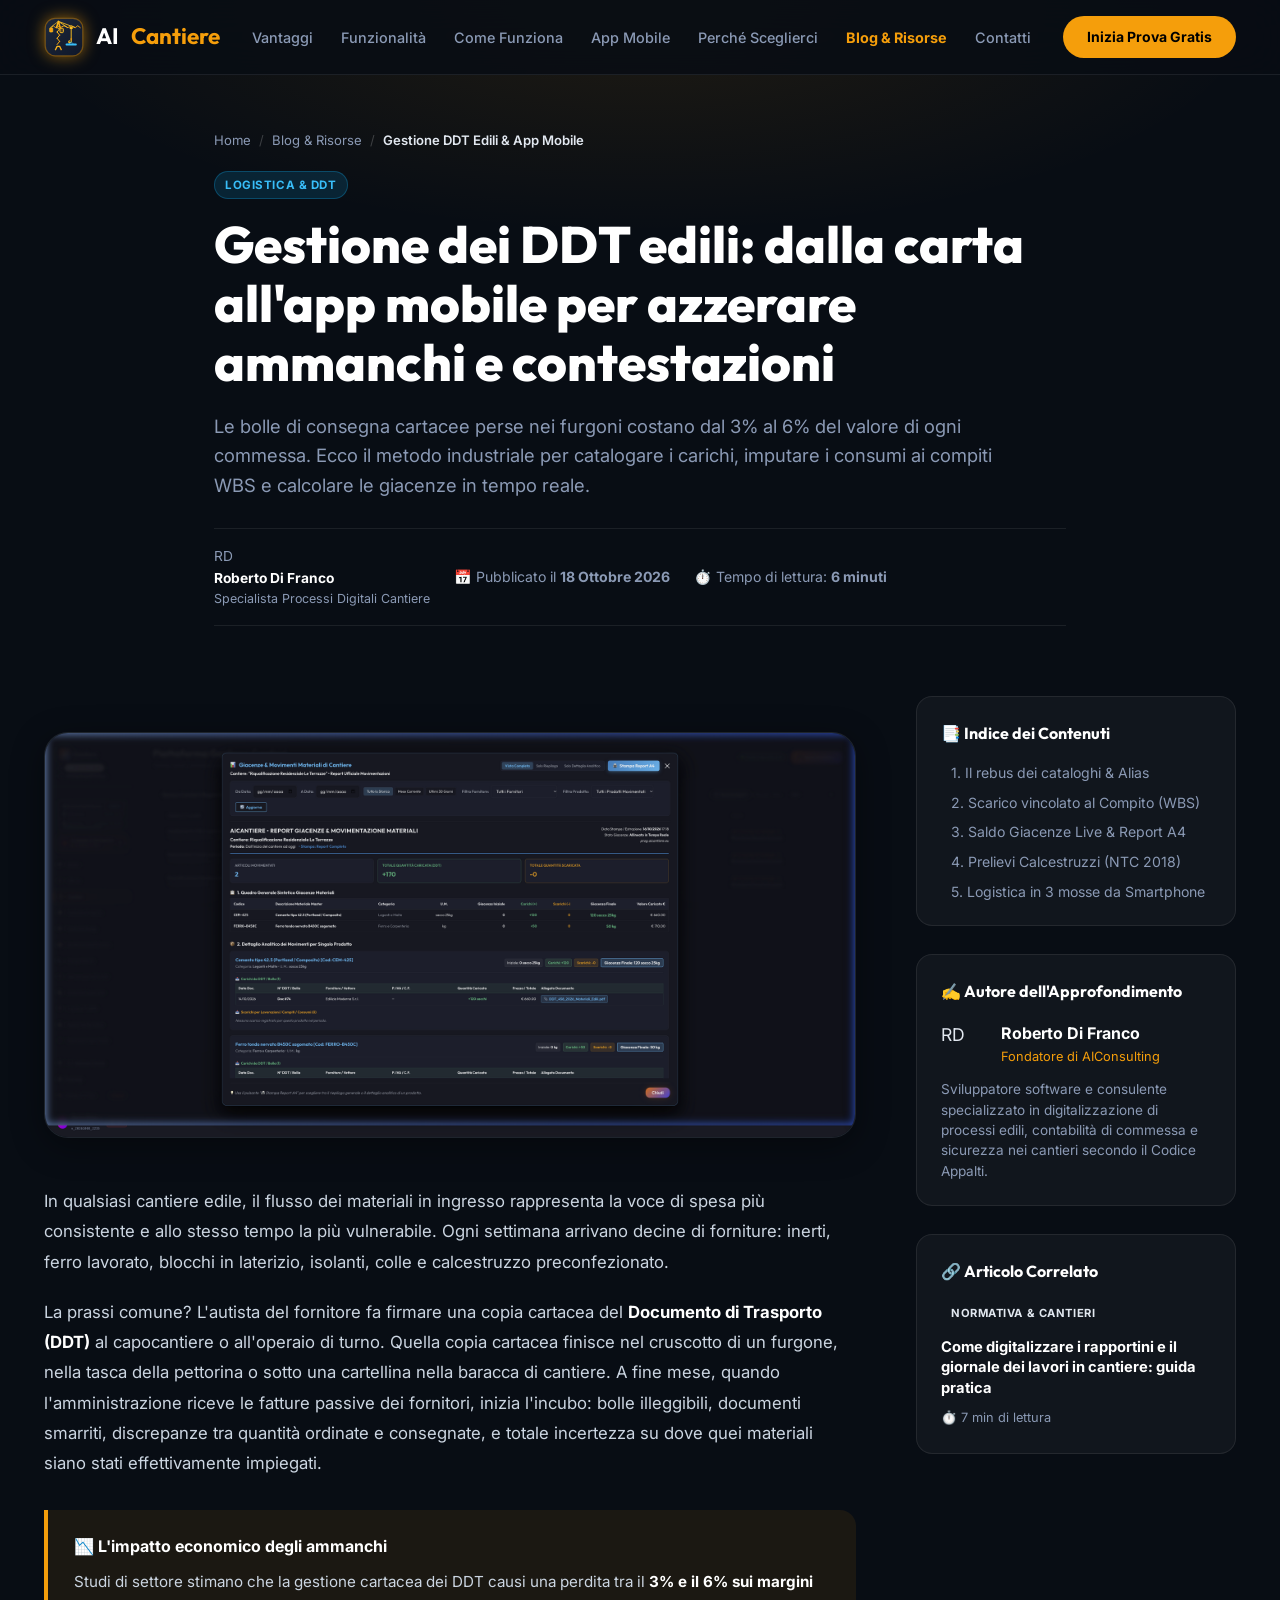
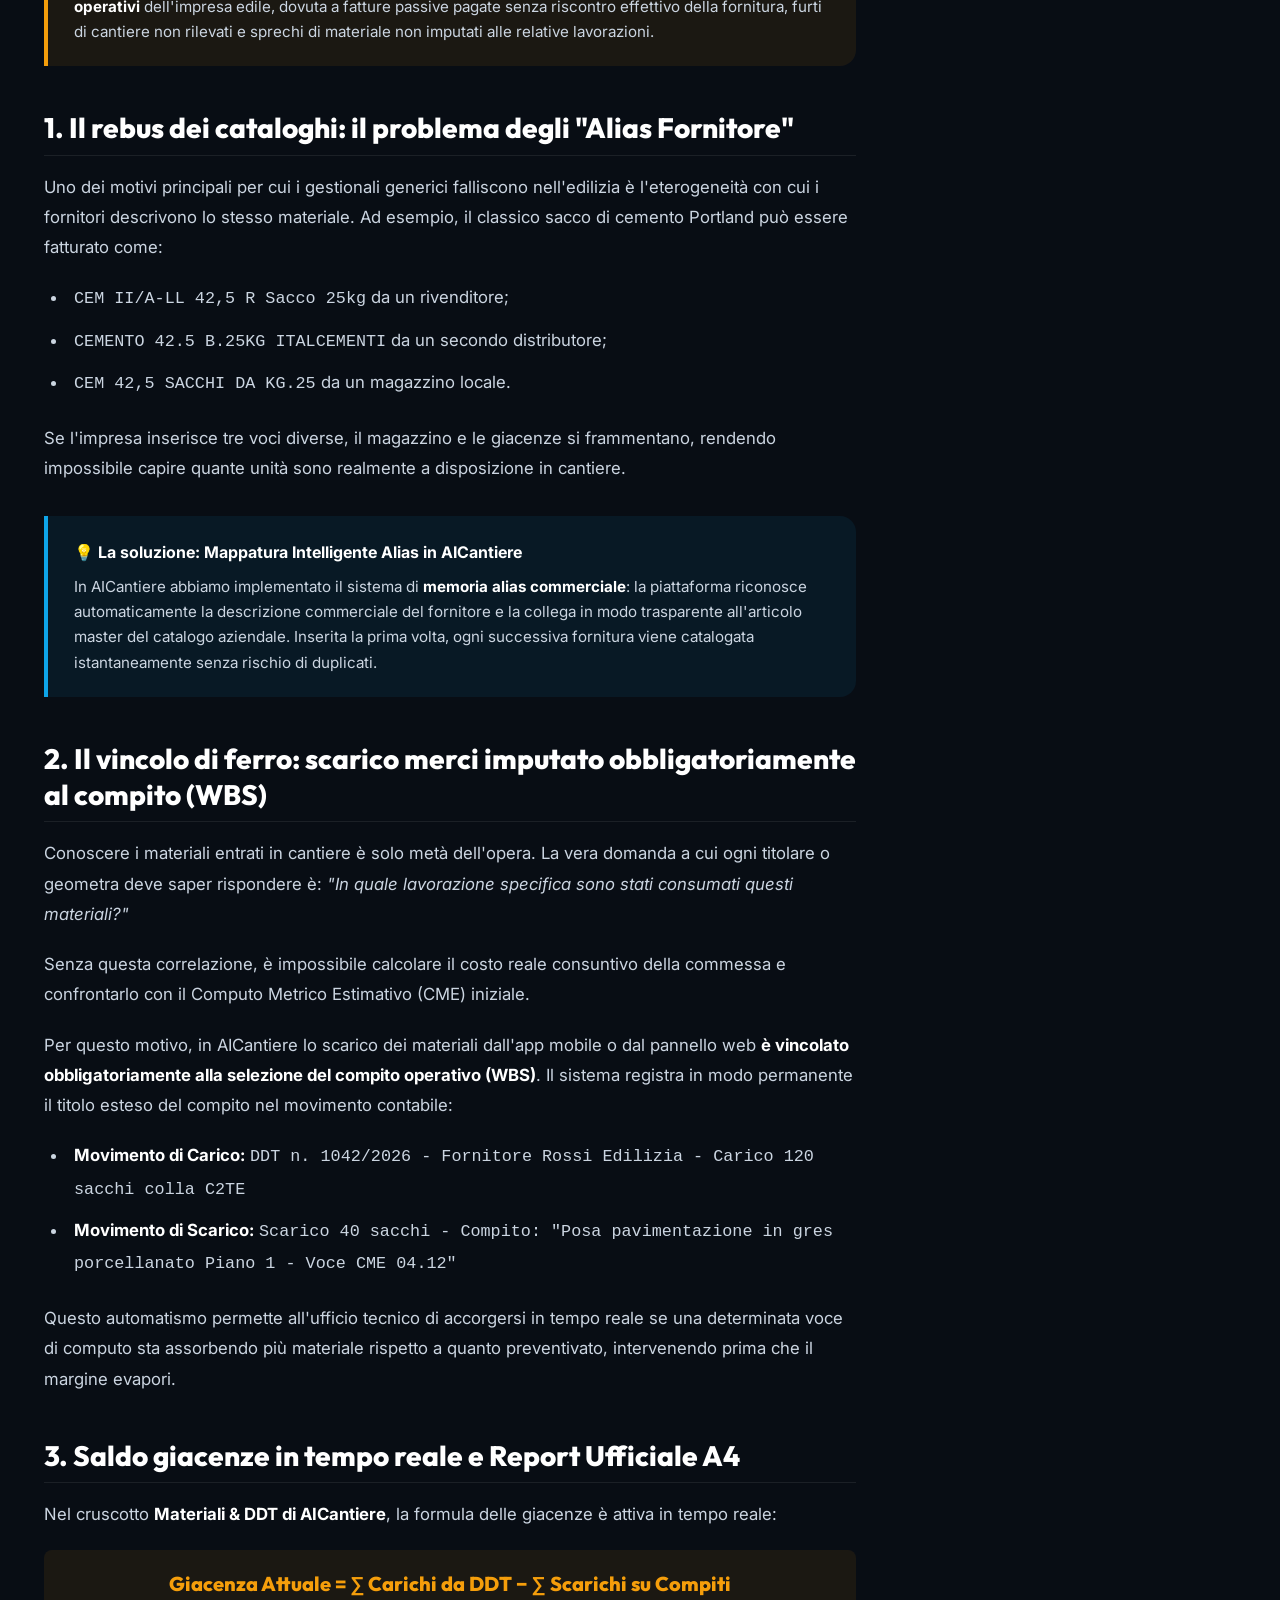
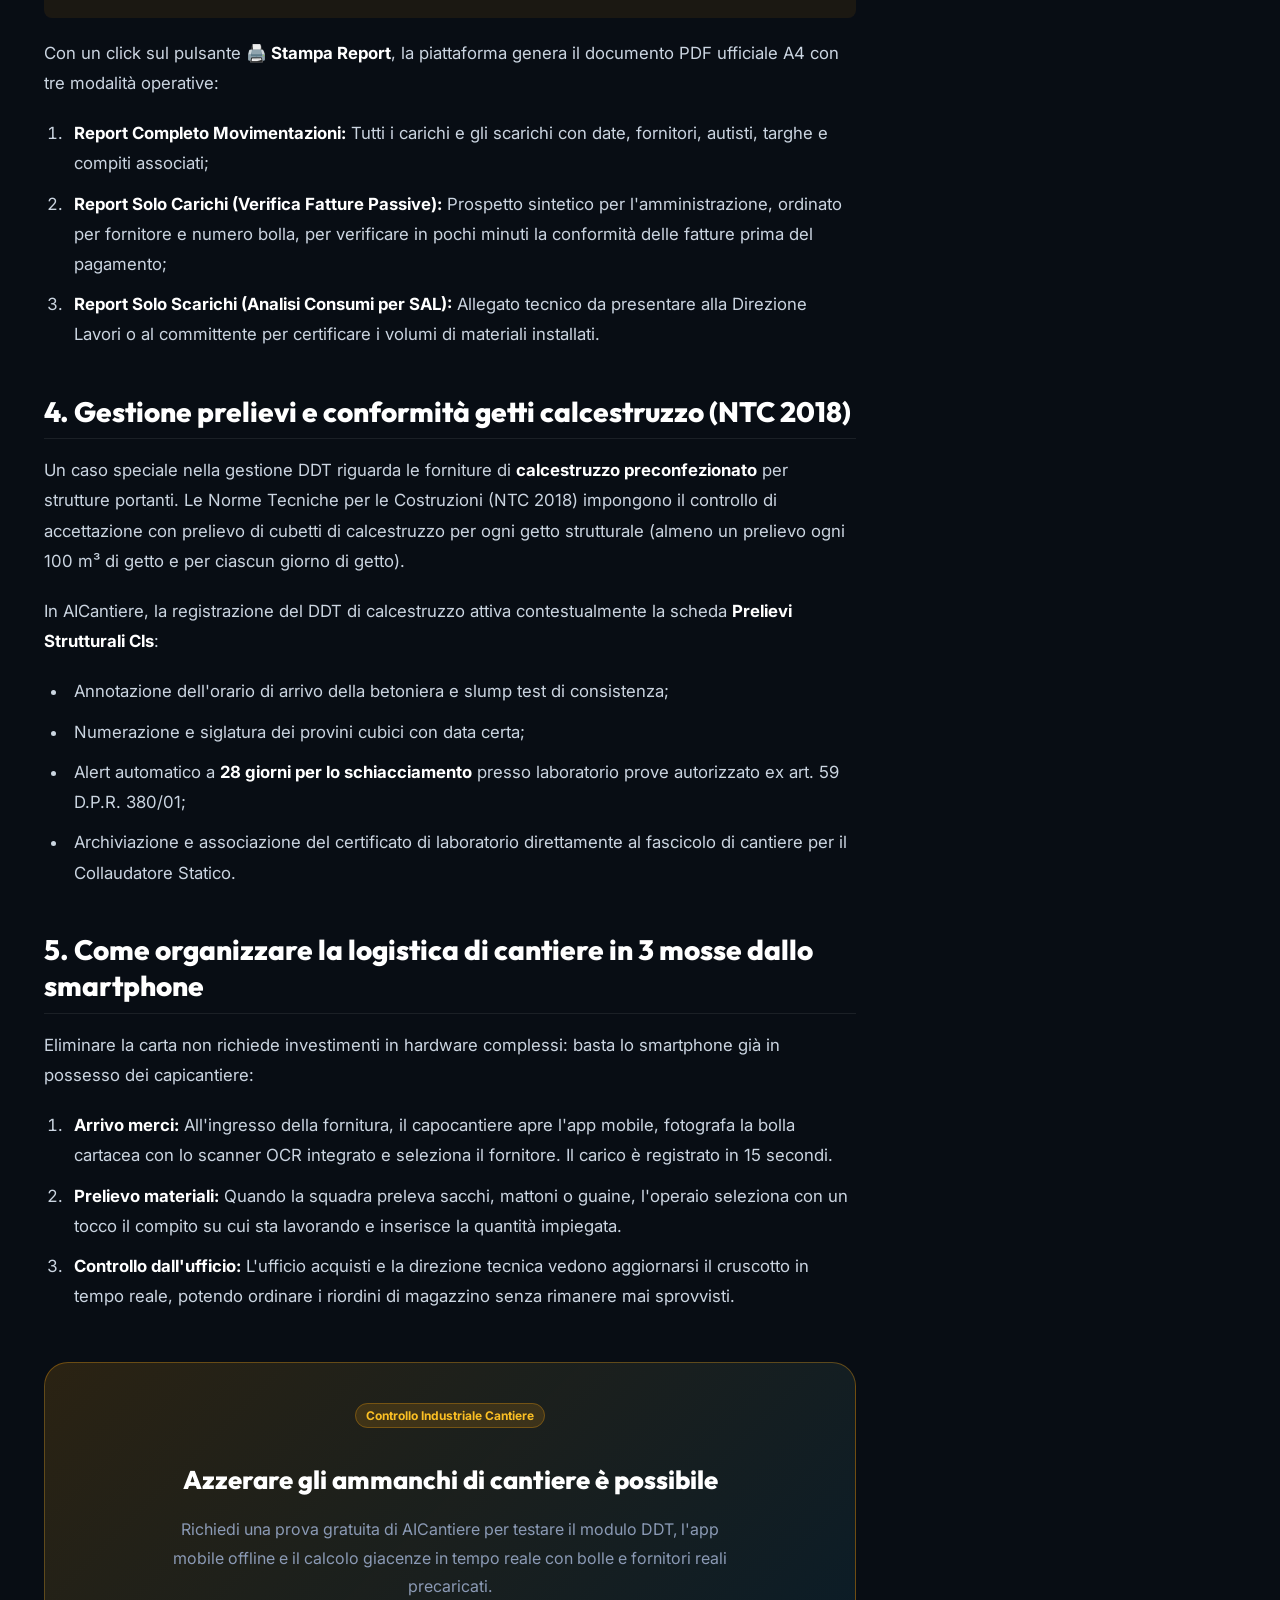
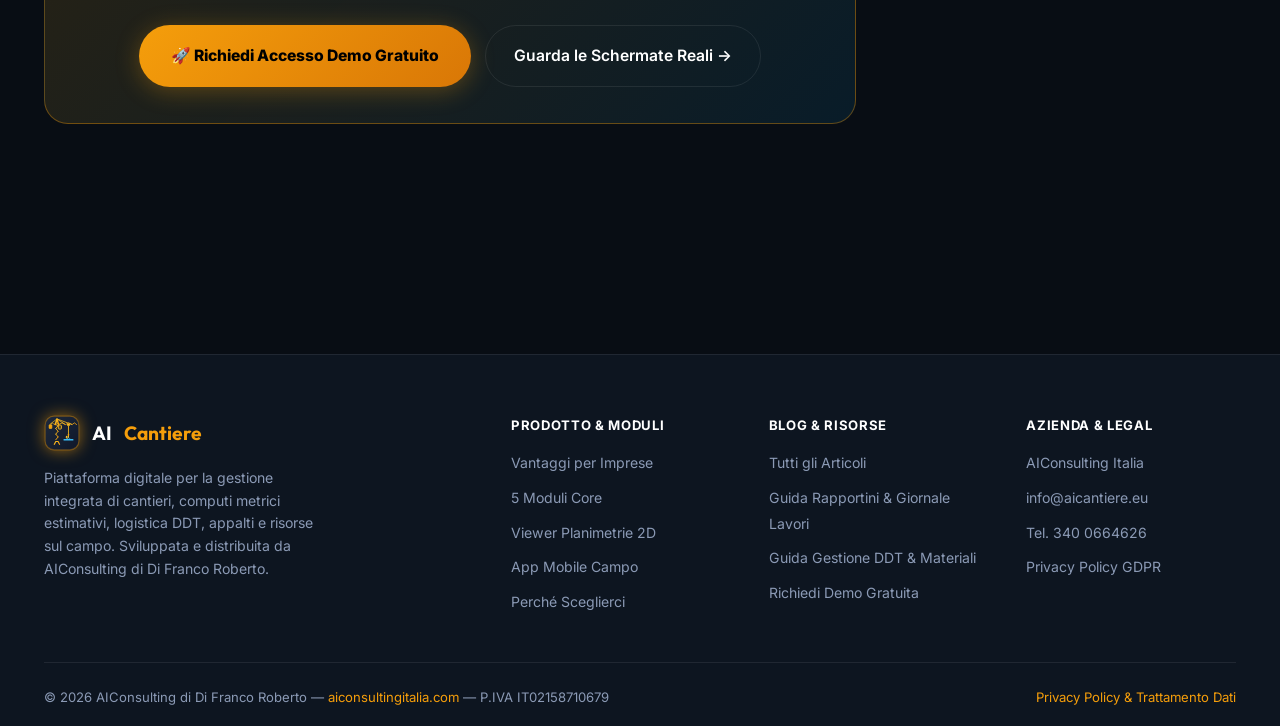
<file: blog/gestione-ddt-edili-dalla-carta-all-app-mobile/index.html>
<!DOCTYPE html>
<html lang="it">

<head>
  <meta charset="UTF-8" />
  <meta name="viewport" content="width=device-width, initial-scale=1.0" />
  <title>Gestione DDT Edili da Mobile e Magazzino | AICantiere</title>
  <meta name="description"
    content="Guida alla gestione dei DDT edili da app mobile: azzera ammanchi di magazzino, monitora le giacenze live e imputa i costi alle lavorazioni di cantiere." />
  <meta name="keywords"
    content="gestione ddt cantiere, bolle consegna cantiere edile, app ddt materiali, scarico materiali cantiere, giacenze cantiere tempo reale, controllo commessa edilizia, ntc 2018 prelievi calcestruzzo" />
  <meta name="author" content="Roberto Di Franco - AIConsulting" />
  <meta name="robots" content="index, follow, max-snippet:-1, max-image-preview:large, max-video-preview:-1" />

  <!-- Open Graph / LinkedIn / Facebook -->
  <meta property="og:type" content="article" />
  <meta property="og:url" content="https://www.aicantiere.eu/blog/gestione-ddt-edili-dalla-carta-all-app-mobile/" />
  <meta property="og:title" content="Gestione dei DDT Edili: dalla Carta all'App Mobile | AICantiere" />
  <meta property="og:description"
    content="Le bolle fornitore smarrite costano migliaia di euro. Scopri come digitalizzare l'ingresso merci, controllare le giacenze e imputare i consumi alle singole voci di costo." />
  <meta property="og:image" content="https://www.aicantiere.eu/assets/images/materiali_ddt.png" />
  <meta property="og:site_name" content="AICantiere" />
  <meta property="og:locale" content="it_IT" />
  <meta property="article:published_time" content="2026-10-18T08:00:00+02:00" />
  <meta property="article:author" content="Roberto Di Franco" />
  <meta property="article:section" content="Logistica & DDT" />

  <!-- Twitter Card -->
  <meta name="twitter:card" content="summary_large_image" />
  <meta name="twitter:url" content="https://www.aicantiere.eu/blog/gestione-ddt-edili-dalla-carta-all-app-mobile/" />
  <meta name="twitter:title" content="Gestione DDT Edili da Mobile e Magazzino | AICantiere" />
  <meta name="twitter:description"
    content="Come digitalizzare le bolle di fornitura in cantiere, eliminare gli sprechi e calcolare le giacenze live con AICantiere." />
  <meta name="twitter:image" content="https://www.aicantiere.eu/assets/images/materiali_ddt.png" />

  <link rel="canonical" href="https://www.aicantiere.eu/blog/gestione-ddt-edili-dalla-carta-all-app-mobile/" />
  <link rel="icon" type="image/svg+xml" href="../../assets/images/crane-logo.svg" />
  <link rel="alternate icon" href="../../favicon.ico" />

  <!-- Google Fonts Preconnect per Core Web Vitals -->
  <link rel="preconnect" href="https://fonts.googleapis.com" />
  <link rel="preconnect" href="https://fonts.gstatic.com" crossorigin />
  <link rel="stylesheet" href="https://fonts.googleapis.com/css2?family=Inter:wght@300;400;500;600;700;800;900&family=Outfit:wght@300;400;600;700;800&display=swap" />
  <link rel="stylesheet" href="../../assets/css/style.css" />

  <!-- SCHEMA MARKUP JSON-LD: BlogPosting & BreadcrumbList -->
  <script type="application/ld+json">
  {
    "@context": "https://schema.org",
    "@graph": [
      {
        "@type": "BlogPosting",
        "mainEntityOfPage": {
          "@type": "WebPage",
          "@id": "https://www.aicantiere.eu/blog/gestione-ddt-edili-dalla-carta-all-app-mobile/"
        },
        "headline": "Gestione dei DDT edili: dalla carta all'app mobile per azzerare ammanchi e contestazioni",
        "description": "Guida pratica per imprese edili: come gestire i DDT e le bolle di fornitura da app mobile, azzerare ammanchi di magazzino e imputare i costi ai compiti esecutivi.",
        "image": "https://www.aicantiere.eu/assets/images/materiali_ddt.png",
        "author": {
          "@type": "Person",
          "name": "Roberto Di Franco",
          "jobTitle": "Senior Software Architect & Edilizia Digitale",
          "url": "https://www.aiconsultingitalia.com"
        },
        "publisher": {
          "@type": "Organization",
          "name": "AIConsulting di Di Franco Roberto",
          "logo": {
            "@type": "ImageObject",
            "url": "https://www.aicantiere.eu/assets/images/logo.png"
          }
        },
        "datePublished": "2026-10-18T08:00:00+02:00",
        "dateModified": "2026-10-18T08:00:00+02:00",
        "articleSection": "Logistica & DDT",
        "inLanguage": "it-IT"
      },
      {
        "@type": "BreadcrumbList",
        "itemListElement": [
          {
            "@type": "ListItem",
            "position": 1,
            "name": "Home",
            "item": "https://www.aicantiere.eu/"
          },
          {
            "@type": "ListItem",
            "position": 2,
            "name": "Blog & Risorse",
            "item": "https://www.aicantiere.eu/blog/"
          },
          {
            "@type": "ListItem",
            "position": 3,
            "name": "Gestione dei DDT Edili da Mobile",
            "item": "https://www.aicantiere.eu/blog/gestione-ddt-edili-dalla-carta-all-app-mobile/"
          }
        ]
      }
    ]
  }
  </script>
</head>

<body>

  <!-- NAVBAR -->
  <nav class="navbar" id="navbar" role="navigation" aria-label="Navigazione principale">
    <div class="container">
      <div class="nav-inner">
        <a href="/" class="nav-logo" id="nav-logo-link" aria-label="AICantiere Homepage">
          <img src="../../assets/images/crane-logo.svg" alt="AICantiere Logo" />
          AI<span class="brand-accent">Cantiere</span>
        </a>
        <div class="nav-links" id="nav-links" role="menubar">
          <a href="/#vantaggi" role="menuitem">Vantaggi</a>
          <a href="/#funzionalita" role="menuitem">Funzionalità</a>
          <a href="/#flusso" role="menuitem">Come Funziona</a>
          <a href="/#app-mobile" role="menuitem">App Mobile</a>
          <a href="/#confronto" role="menuitem">Perché Sceglierci</a>
          <a href="/blog/" role="menuitem" style="color: var(--clr-primary); font-weight: 700;">Blog &amp; Risorse</a>
          <a href="/#contatti" role="menuitem">Contatti</a>
        </div>
        <div style="display: flex; align-items: center; gap: 12px;">
          <a href="/#contatti" class="btn-nav" id="btn-richiedi-demo">Inizia Prova Gratis</a>
        </div>
        <button class="hamburger" id="hamburger" aria-label="Menu" aria-expanded="false" aria-controls="nav-links">
          <span></span><span></span><span></span>
        </button>
      </div>
    </div>
  </nav>

  <!-- ARTICLE HEADER -->
  <header class="article-header">
    <div class="container" style="max-width: 900px;">
      <div class="breadcrumbs" aria-label="Percorso di navigazione">
        <a href="/">Home</a>
        <span class="separator">/</span>
        <a href="/blog/">Blog &amp; Risorse</a>
        <span class="separator">/</span>
        <span class="current">Gestione DDT Edili &amp; App Mobile</span>
      </div>

      <span class="blog-category-badge badge-blue" style="margin-bottom: 16px;">Logistica &amp; DDT</span>
      <h1 class="article-title">
        Gestione dei DDT edili: dalla carta all'app mobile per azzerare ammanchi e contestazioni
      </h1>
      <p class="article-subtitle">
        Le bolle di consegna cartacee perse nei furgoni costano dal 3% al 6% del valore di ogni commessa. Ecco il metodo industriale per catalogare i carichi, imputare i consumi ai compiti WBS e calcolare le giacenze in tempo reale.
      </p>

      <div class="article-meta-bar">
        <div class="blog-author-mini">
          <span class="blog-author-avatar">RD</span>
          <div>
            <div class="blog-author-name" style="font-weight: 700; color: var(--clr-white);">Roberto Di Franco</div>
            <div style="font-size: 0.78rem; color: var(--clr-muted);">Specialista Processi Digitali Cantiere</div>
          </div>
        </div>
        <div style="font-size: 0.88rem; color: var(--clr-muted);">
          📅 Pubblicato il <strong>18 Ottobre 2026</strong>
        </div>
        <div style="font-size: 0.88rem; color: var(--clr-muted);">
          ⏱️ Tempo di lettura: <strong>6 minuti</strong>
        </div>
      </div>
    </div>
  </header>

  <!-- MAIN ARTICLE LAYOUT -->
  <main class="section" style="padding-top: 30px;">
    <div class="container">
      <div class="article-content-layout">

        <!-- ARTICLE BODY -->
        <article class="article-body">
          <div class="article-featured-img-wrap">
            <img src="../../assets/images/materiali_ddt.png" alt="Cruscotto gestione DDT e controllo movimenti materiali su AICantiere" />
          </div>

          <p>
            In qualsiasi cantiere edile, il flusso dei materiali in ingresso rappresenta la voce di spesa più consistente e allo stesso tempo la più vulnerabile. Ogni settimana arrivano decine di forniture: inerti, ferro lavorato, blocchi in laterizio, isolanti, colle e calcestruzzo preconfezionato.
          </p>

          <p>
            La prassi comune? L'autista del fornitore fa firmare una copia cartacea del <strong>Documento di Trasporto (DDT)</strong> al capocantiere o all'operaio di turno. Quella copia cartacea finisce nel cruscotto di un furgone, nella tasca della pettorina o sotto una cartellina nella baracca di cantiere. A fine mese, quando l'amministrazione riceve le fatture passive dei fornitori, inizia l'incubo: bolle illeggibili, documenti smarriti, discrepanze tra quantità ordinate e consegnate, e totale incertezza su dove quei materiali siano stati effettivamente impiegati.
          </p>

          <div class="article-callout">
            <div class="article-callout-title">📉 L'impatto economico degli ammanchi</div>
            <p>
              Studi di settore stimano che la gestione cartacea dei DDT causi una perdita tra il <strong>3% e il 6% sui margini operativi</strong> dell'impresa edile, dovuta a fatture passive pagate senza riscontro effettivo della fornitura, furti di cantiere non rilevati e sprechi di materiale non imputati alle relative lavorazioni.
            </p>
          </div>

          <h2 id="il-problema-alias">1. Il rebus dei cataloghi: il problema degli "Alias Fornitore"</h2>
          <p>
            Uno dei motivi principali per cui i gestionali generici falliscono nell'edilizia è l'eterogeneità con cui i fornitori descrivono lo stesso materiale. Ad esempio, il classico sacco di cemento Portland può essere fatturato come:
          </p>
          <ul>
            <li><code>CEM II/A-LL 42,5 R Sacco 25kg</code> da un rivenditore;</li>
            <li><code>CEMENTO 42.5 B.25KG ITALCEMENTI</code> da un secondo distributore;</li>
            <li><code>CEM 42,5 SACCHI DA KG.25</code> da un magazzino locale.</li>
          </ul>
          <p>
            Se l'impresa inserisce tre voci diverse, il magazzino e le giacenze si frammentano, rendendo impossibile capire quante unità sono realmente a disposizione in cantiere.
          </p>

          <div class="article-callout callout-blue">
            <div class="article-callout-title">💡 La soluzione: Mappatura Intelligente Alias in AICantiere</div>
            <p>
              In AICantiere abbiamo implementato il sistema di <strong>memoria alias commerciale</strong>: la piattaforma riconosce automaticamente la descrizione commerciale del fornitore e la collega in modo trasparente all'articolo master del catalogo aziendale. Inserita la prima volta, ogni successiva fornitura viene catalogata istantaneamente senza rischio di duplicati.
            </p>
          </div>

          <h2 id="vincolo-scarico-compito">2. Il vincolo di ferro: scarico merci imputato obbligatoriamente al compito (WBS)</h2>
          <p>
            Conoscere i materiali entrati in cantiere è solo metà dell'opera. La vera domanda a cui ogni titolare o geometra deve saper rispondere è: <em>"In quale lavorazione specifica sono stati consumati questi materiali?"</em>
          </p>
          <p>
            Senza questa correlazione, è impossibile calcolare il costo reale consuntivo della commessa e confrontarlo con il Computo Metrico Estimativo (CME) iniziale.
          </p>
          <p>
            Per questo motivo, in AICantiere lo scarico dei materiali dall'app mobile o dal pannello web <strong>è vincolato obbligatoriamente alla selezione del compito operativo (WBS)</strong>. Il sistema registra in modo permanente il titolo esteso del compito nel movimento contabile:
          </p>
          <ul>
            <li><strong>Movimento di Carico:</strong> <code>DDT n. 1042/2026 - Fornitore Rossi Edilizia - Carico 120 sacchi colla C2TE</code></li>
            <li><strong>Movimento di Scarico:</strong> <code>Scarico 40 sacchi - Compito: "Posa pavimentazione in gres porcellanato Piano 1 - Voce CME 04.12"</code></li>
          </ul>
          <p>
            Questo automatismo permette all'ufficio tecnico di accorgersi in tempo reale se una determinata voce di computo sta assorbendo più materiale rispetto a quanto preventivato, intervenendo prima che il margine evapori.
          </p>

          <h2 id="giacenze-live">3. Saldo giacenze in tempo reale e Report Ufficiale A4</h2>
          <p>
            Nel cruscotto <strong>Materiali &amp; DDT di AICantiere</strong>, la formula delle giacenze è attiva in tempo reale:
          </p>
          <p style="text-align: center; font-family: var(--font-display); font-size: 1.25rem; font-weight: 800; color: var(--clr-primary); padding: 16px; background: rgba(245, 158, 11, 0.08); border-radius: 8px;">
            Giacenza Attuale = &sum; Carichi da DDT &minus; &sum; Scarichi su Compiti
          </p>
          <p>
            Con un click sul pulsante <strong>🖨️ Stampa Report</strong>, la piattaforma genera il documento PDF ufficiale A4 con tre modalità operative:
          </p>
          <ol>
            <li><strong>Report Completo Movimentazioni:</strong> Tutti i carichi e gli scarichi con date, fornitori, autisti, targhe e compiti associati;</li>
            <li><strong>Report Solo Carichi (Verifica Fatture Passive):</strong> Prospetto sintetico per l'amministrazione, ordinato per fornitore e numero bolla, per verificare in pochi minuti la conformità delle fatture prima del pagamento;</li>
            <li><strong>Report Solo Scarichi (Analisi Consumi per SAL):</strong> Allegato tecnico da presentare alla Direzione Lavori o al committente per certificare i volumi di materiali installati.</li>
          </ol>

          <h2 id="cls-strutturali">4. Gestione prelievi e conformità getti calcestruzzo (NTC 2018)</h2>
          <p>
            Un caso speciale nella gestione DDT riguarda le forniture di <strong>calcestruzzo preconfezionato</strong> per strutture portanti. Le Norme Tecniche per le Costruzioni (NTC 2018) impongono il controllo di accettazione con prelievo di cubetti di calcestruzzo per ogni getto strutturale (almeno un prelievo ogni 100 m³ di getto e per ciascun giorno di getto).
          </p>
          <p>
            In AICantiere, la registrazione del DDT di calcestruzzo attiva contestualmente la scheda <strong>Prelievi Strutturali Cls</strong>:
          </p>
          <ul>
            <li>Annotazione dell'orario di arrivo della betoniera e slump test di consistenza;</li>
            <li>Numerazione e siglatura dei provini cubici con data certa;</li>
            <li>Alert automatico a <strong>28 giorni per lo schiacciamento</strong> presso laboratorio prove autorizzato ex art. 59 D.P.R. 380/01;</li>
            <li>Archiviazione e associazione del certificato di laboratorio direttamente al fascicolo di cantiere per il Collaudatore Statico.</li>
          </ul>

          <h2 id="guida-smartphone">5. Come organizzare la logistica di cantiere in 3 mosse dallo smartphone</h2>
          <p>
            Eliminare la carta non richiede investimenti in hardware complessi: basta lo smartphone già in possesso dei capicantiere:
          </p>
          <ol>
            <li><strong>Arrivo merci:</strong> All'ingresso della fornitura, il capocantiere apre l'app mobile, fotografa la bolla cartacea con lo scanner OCR integrato e seleziona il fornitore. Il carico è registrato in 15 secondi.</li>
            <li><strong>Prelievo materiali:</strong> Quando la squadra preleva sacchi, mattoni o guaine, l'operaio seleziona con un tocco il compito su cui sta lavorando e inserisce la quantità impiegata.</li>
            <li><strong>Controllo dall'ufficio:</strong> L'ufficio acquisti e la direzione tecnica vedono aggiornarsi il cruscotto in tempo reale, potendo ordinare i riordini di magazzino senza rimanere mai sprovvisti.</li>
          </ol>

          <!-- CONVERSION CTA -->
          <div class="article-cta-box">
            <span class="badge-gold" style="padding: 4px 10px; border-radius: 9999px; font-size: 0.75rem; font-weight: 700;">Controllo Industriale Cantiere</span>
            <h3>Azzerare gli ammanchi di cantiere è possibile</h3>
            <p>Richiedi una prova gratuita di AICantiere per testare il modulo DDT, l'app mobile offline e il calcolo giacenze in tempo reale con bolle e fornitori reali precaricati.</p>
            <div style="display: flex; justify-content: center; gap: 14px; flex-wrap: wrap;">
              <a href="/#contatti" class="btn-primary" style="font-weight: 800;">
                🚀 Richiedi Accesso Demo Gratuito
              </a>
              <a href="/#funzionalita" class="btn-secondary">
                Guarda le Schermate Reali &rarr;
              </a>
            </div>
          </div>
        </article>

        <!-- SIDEBAR -->
        <aside class="article-sidebar">
          <!-- INDICE CONTENUTI -->
          <div class="sidebar-box">
            <h3 class="sidebar-box-title">📑 Indice dei Contenuti</h3>
            <nav class="toc-list" aria-label="Indice dell'articolo">
              <a href="#il-problema-alias">1. Il rebus dei cataloghi &amp; Alias</a>
              <a href="#vincolo-scarico-compito">2. Scarico vincolato al Compito (WBS)</a>
              <a href="#giacenze-live">3. Saldo Giacenze Live &amp; Report A4</a>
              <a href="#cls-strutturali">4. Prelievi Calcestruzzi (NTC 2018)</a>
              <a href="#guida-smartphone">5. Logistica in 3 mosse da Smartphone</a>
            </nav>
          </div>

          <!-- AUTORE -->
          <div class="sidebar-box">
            <h3 class="sidebar-box-title">✍️ Autore dell'Approfondimento</h3>
            <div style="display: flex; gap: 14px; align-items: center; margin-bottom: 12px;">
              <span class="blog-author-avatar" style="width: 46px; height: 46px; font-size: 1.1rem;">RD</span>
              <div>
                <div style="font-weight: 700; color: var(--clr-white);">Roberto Di Franco</div>
                <div style="font-size: 0.8rem; color: var(--clr-primary);">Fondatore di AIConsulting</div>
              </div>
            </div>
            <p style="font-size: 0.85rem; color: var(--clr-muted); line-height: 1.5; margin: 0;">
              Sviluppatore software e consulente specializzato in digitalizzazione di processi edili, contabilità di commessa e sicurezza nei cantieri secondo il Codice Appalti.
            </p>
          </div>

          <!-- ARTICOLO CORRELATO -->
          <div class="sidebar-box">
            <h3 class="sidebar-box-title">🔗 Articolo Correlato</h3>
            <div style="display: flex; flex-direction: column; gap: 10px;">
              <span class="blog-category-badge" style="font-size: 0.7rem; align-self: flex-start;">Normativa &amp; Cantieri</span>
              <a href="/blog/come-digitalizzare-rapportini-giornale-lavori-cantiere/" style="font-weight: 700; color: var(--clr-white); font-size: 0.92rem; line-height: 1.4;">
                Come digitalizzare i rapportini e il giornale dei lavori in cantiere: guida pratica
              </a>
              <span style="font-size: 0.8rem; color: var(--clr-muted);">⏱️ 7 min di lettura</span>
            </div>
          </div>
        </aside>

      </div>
    </div>
  </main>

  <!-- FOOTER -->
  <footer role="contentinfo">
    <div class="container">
      <div class="footer-grid">
        <div class="footer-brand">
          <a href="/" class="nav-logo" style="font-size:1.2rem;" aria-label="AICantiere">
            <img src="../../assets/images/crane-logo.svg" alt="AICantiere" style="width:36px;height:36px;" />
            AI<span class="brand-accent">Cantiere</span>
          </a>
          <p>Piattaforma digitale per la gestione integrata di cantieri, computi metrici estimativi, logistica DDT, appalti e risorse sul campo. Sviluppata e distribuita da AIConsulting di Di Franco Roberto.</p>
        </div>
        <div class="footer-col">
          <h4>Prodotto &amp; Moduli</h4>
          <ul>
            <li><a href="/#vantaggi">Vantaggi per Imprese</a></li>
            <li><a href="/#funzionalita">5 Moduli Core</a></li>
            <li><a href="/#piattaforma">Viewer Planimetrie 2D</a></li>
            <li><a href="/#app-mobile">App Mobile Campo</a></li>
            <li><a href="/#confronto">Perché Sceglierci</a></li>
          </ul>
        </div>
        <div class="footer-col">
          <h4>Blog &amp; Risorse</h4>
          <ul>
            <li><a href="/blog/">Tutti gli Articoli</a></li>
            <li><a href="/blog/come-digitalizzare-rapportini-giornale-lavori-cantiere/">Guida Rapportini &amp; Giornale Lavori</a></li>
            <li><a href="/blog/gestione-ddt-edili-dalla-carta-all-app-mobile/">Guida Gestione DDT &amp; Materiali</a></li>
            <li><a href="/#demo">Richiedi Demo Gratuita</a></li>
          </ul>
        </div>
        <div class="footer-col">
          <h4>Azienda &amp; Legal</h4>
          <ul>
            <li><a href="https://www.aiconsultingitalia.com" target="_blank" rel="noopener">AIConsulting Italia</a></li>
            <li><a href="mailto:info@aicantiere.eu">info@aicantiere.eu</a></li>
            <li><a href="tel:+393400664626">Tel. 340 0664626</a></li>
            <li><a href="../../privacy-policy.html">Privacy Policy GDPR</a></li>
          </ul>
        </div>
      </div>
      <div class="footer-bottom">
        <p>&copy; 2026 AIConsulting di Di Franco Roberto — <a href="https://www.aiconsultingitalia.com" target="_blank"
            rel="noopener">aiconsultingitalia.com</a> — P.IVA IT02158710679</p>
        <p><a href="../../privacy-policy.html">Privacy Policy &amp; Trattamento Dati</a></p>
      </div>
    </div>
  </footer>

  <script src="../../assets/js/main.js"></script>
</body>

</html>
</file>
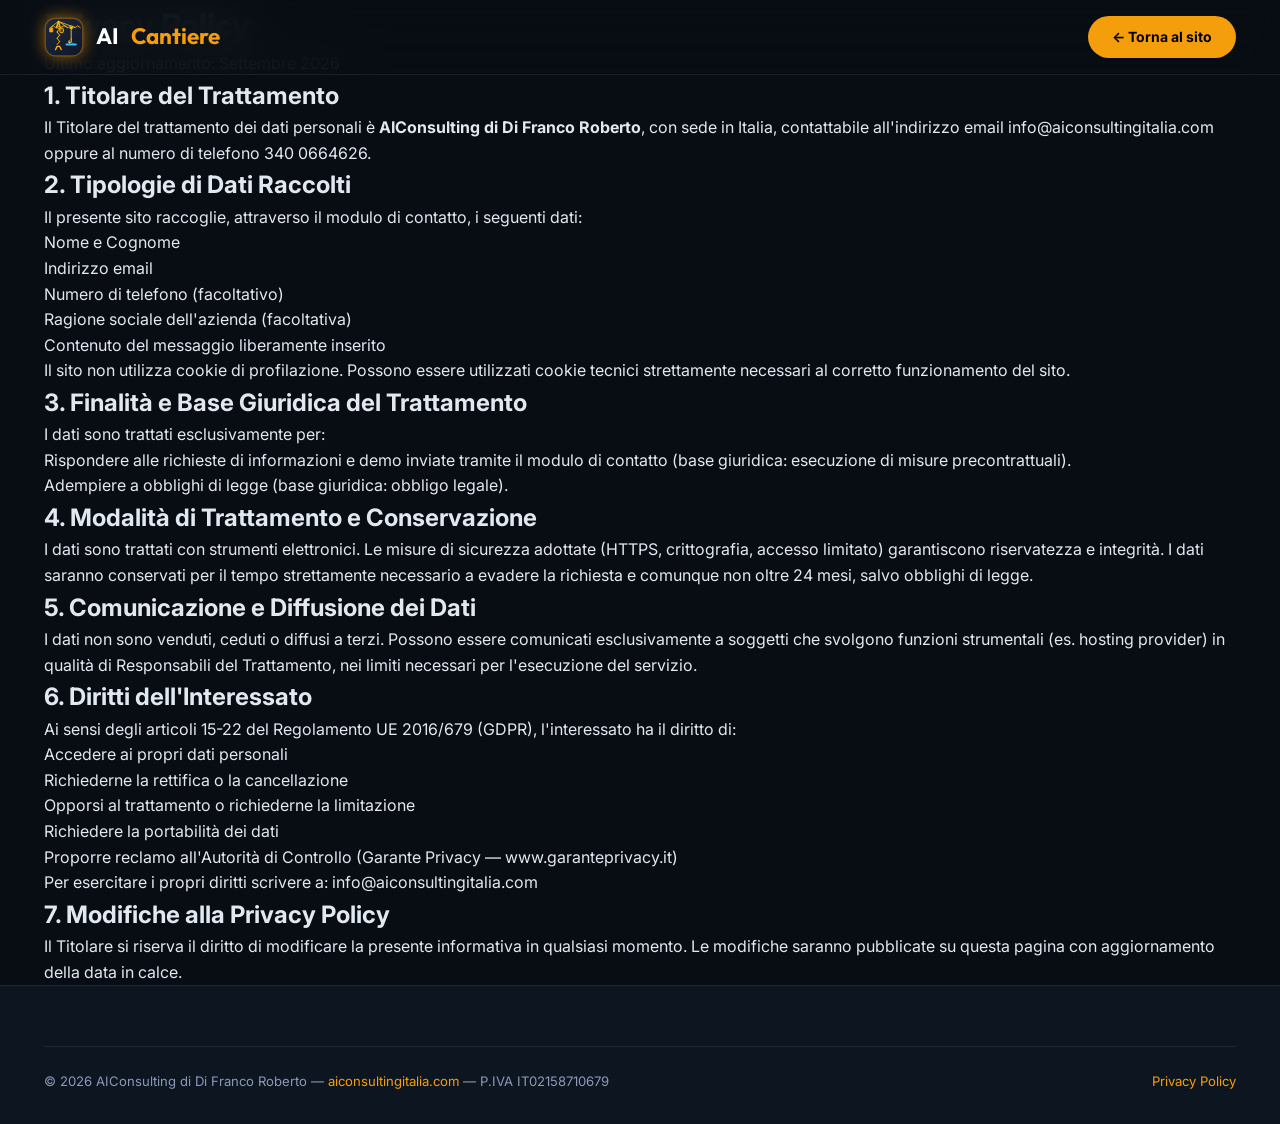
<file: privacy-policy.html>
<!DOCTYPE html>
<html lang="it">
<head>
  <meta charset="UTF-8" />
  <meta name="viewport" content="width=device-width, initial-scale=1.0" />
  <title>Privacy Policy — AICantiere</title>
  <meta name="description" content="Informativa estesa sul trattamento dei dati personali e privacy policy di AICantiere in conformità al Regolamento UE 2016/679 (GDPR)." />
  <meta name="robots" content="index, follow" />
  <link rel="canonical" href="https://www.aicantiere.eu/privacy-policy.html" />

  <!-- Open Graph -->
  <meta property="og:type" content="website" />
  <meta property="og:url" content="https://www.aicantiere.eu/privacy-policy.html" />
  <meta property="og:title" content="Privacy Policy — AICantiere" />
  <meta property="og:description" content="Informativa estesa sul trattamento dei dati personali e privacy policy di AICantiere in conformità al Regolamento UE 2016/679 (GDPR)." />
  <meta property="og:image" content="https://www.aicantiere.eu/assets/images/cantieri.png" />
  <meta property="og:site_name" content="AICantiere" />
  <meta property="og:locale" content="it_IT" />

  <link rel="icon" type="image/svg+xml" href="assets/images/crane-logo.svg" />
  <link rel="alternate icon" href="favicon.ico" />

  <!-- Google Fonts Preconnect per Core Web Vitals -->
  <link rel="preconnect" href="https://fonts.googleapis.com" />
  <link rel="preconnect" href="https://fonts.gstatic.com" crossorigin />
  <link rel="stylesheet" href="https://fonts.googleapis.com/css2?family=Inter:wght@300;400;500;600;700;800;900&family=Outfit:wght@300;400;600;700;800&display=swap" />
  <link rel="stylesheet" href="assets/css/style.css" />
</head>
<body>
<nav class="navbar" id="navbar">
  <div class="container">
    <div class="nav-inner">
      <a href="index.html" class="nav-logo" aria-label="Torna alla homepage AICantiere">
        <img src="assets/images/crane-logo.svg" alt="AICantiere"/>
        AI<span class="brand-accent">Cantiere</span>
      </a>
      <a href="index.html" class="btn-nav">← Torna al sito</a>
    </div>
  </div>
</nav>

<div class="container privacy-content">
  <h1>Privacy Policy</h1>
  <p class="update-date">Ultimo aggiornamento: Settembre 2026</p>

  <h2>1. Titolare del Trattamento</h2>
  <p>Il Titolare del trattamento dei dati personali è <strong>AIConsulting di Di Franco Roberto</strong>, con sede in Italia, contattabile all'indirizzo email <a href="mailto:info@aiconsultingitalia.com">info@aiconsultingitalia.com</a> oppure al numero di telefono <a href="tel:+393400664626">340 0664626</a>.</p>

  <h2>2. Tipologie di Dati Raccolti</h2>
  <p>Il presente sito raccoglie, attraverso il modulo di contatto, i seguenti dati:</p>
  <ul>
    <li>Nome e Cognome</li>
    <li>Indirizzo email</li>
    <li>Numero di telefono (facoltativo)</li>
    <li>Ragione sociale dell'azienda (facoltativa)</li>
    <li>Contenuto del messaggio liberamente inserito</li>
  </ul>
  <p>Il sito non utilizza cookie di profilazione. Possono essere utilizzati cookie tecnici strettamente necessari al corretto funzionamento del sito.</p>

  <h2>3. Finalità e Base Giuridica del Trattamento</h2>
  <p>I dati sono trattati esclusivamente per:</p>
  <ul>
    <li>Rispondere alle richieste di informazioni e demo inviate tramite il modulo di contatto (base giuridica: esecuzione di misure precontrattuali).</li>
    <li>Adempiere a obblighi di legge (base giuridica: obbligo legale).</li>
  </ul>

  <h2>4. Modalità di Trattamento e Conservazione</h2>
  <p>I dati sono trattati con strumenti elettronici. Le misure di sicurezza adottate (HTTPS, crittografia, accesso limitato) garantiscono riservatezza e integrità. I dati saranno conservati per il tempo strettamente necessario a evadere la richiesta e comunque non oltre 24 mesi, salvo obblighi di legge.</p>

  <h2>5. Comunicazione e Diffusione dei Dati</h2>
  <p>I dati non sono venduti, ceduti o diffusi a terzi. Possono essere comunicati esclusivamente a soggetti che svolgono funzioni strumentali (es. hosting provider) in qualità di Responsabili del Trattamento, nei limiti necessari per l'esecuzione del servizio.</p>

  <h2>6. Diritti dell'Interessato</h2>
  <p>Ai sensi degli articoli 15-22 del Regolamento UE 2016/679 (GDPR), l'interessato ha il diritto di:</p>
  <ul>
    <li>Accedere ai propri dati personali</li>
    <li>Richiederne la rettifica o la cancellazione</li>
    <li>Opporsi al trattamento o richiederne la limitazione</li>
    <li>Richiedere la portabilità dei dati</li>
    <li>Proporre reclamo all'Autorità di Controllo (Garante Privacy — <a href="https://www.garanteprivacy.it" target="_blank" rel="noopener">www.garanteprivacy.it</a>)</li>
  </ul>
  <p>Per esercitare i propri diritti scrivere a: <a href="mailto:info@aiconsultingitalia.com">info@aiconsultingitalia.com</a></p>

  <h2>7. Modifiche alla Privacy Policy</h2>
  <p>Il Titolare si riserva il diritto di modificare la presente informativa in qualsiasi momento. Le modifiche saranno pubblicate su questa pagina con aggiornamento della data in calce.</p>
</div>

<footer role="contentinfo">
  <div class="container">
    <div class="footer-bottom">
      <p>&copy; 2026 AIConsulting di Di Franco Roberto — <a href="https://www.aiconsultingitalia.com" target="_blank" rel="noopener">aiconsultingitalia.com</a> — P.IVA IT02158710679</p>
      <p><a href="privacy-policy.html">Privacy Policy</a></p>
    </div>
  </div>
</footer>
<script>
const navbar = document.getElementById("navbar");
window.addEventListener("scroll", () => {
  if (window.scrollY > 60) navbar.classList.add("scrolled");
  else navbar.classList.remove("scrolled");
}, { passive: true });
</script>
</body>
</html>
</file>
<file: assets/css/style.css>
/* ================================================
   AICantiere — www.aicantiere.eu
   Design System: Dark Premium + Glassmorphism
   ================================================ */

/* VARIABLES */
:root {
  --clr-bg:        #080d14;
  --clr-bg2:       #0d1520;
  --clr-bg3:       #111b2a;
  --clr-surface:   rgba(255,255,255,0.04);
  --clr-border:    rgba(255,255,255,0.08);
  --clr-primary:   #f59e0b;
  --clr-primary2:  #fbbf24;
  --clr-accent:    #0ea5e9;
  --clr-accent2:   #38bdf8;
  --clr-green:     #10b981;
  --clr-text:      #e2e8f0;
  --clr-muted:     #8b9ab5;
  --clr-white:     #ffffff;
  --font-main:     "Inter", sans-serif;
  --font-display:  "Outfit", sans-serif;
  --radius-sm:     8px;
  --radius-md:     16px;
  --radius-lg:     24px;
  --radius-xl:     40px;
  --shadow-glow:   0 0 60px rgba(245,158,11,0.15);
  --shadow-card:   0 8px 32px rgba(0,0,0,0.4);
  --transition:    all 0.3s cubic-bezier(0.4,0,0.2,1);
}

*, *::before, *::after { box-sizing: border-box; margin: 0; padding: 0; }
html { scroll-behavior: smooth; font-size: 16px; }
body { font-family: var(--font-main); background: var(--clr-bg); color: var(--clr-text); line-height: 1.6; overflow-x: hidden; }
a { color: inherit; text-decoration: none; }
img { max-width: 100%; display: block; }
ul { list-style: none; }
.container { max-width: 1240px; margin: 0 auto; padding: 0 24px; }

::-webkit-scrollbar { width: 6px; }
::-webkit-scrollbar-track { background: var(--clr-bg); }
::-webkit-scrollbar-thumb { background: var(--clr-primary); border-radius: 3px; }

/* NAVBAR */
.navbar {
  position: fixed; top: 0; left: 0; right: 0; z-index: 1000;
  padding: 16px 0;
  background: rgba(8,13,20,0.88);
  backdrop-filter: blur(20px);
  border-bottom: 1px solid var(--clr-border);
  transition: var(--transition);
}
.navbar.scrolled { padding: 12px 0; background: rgba(8,13,20,0.98); }
.nav-inner { display: flex; align-items: center; justify-content: space-between; gap: 24px; }
.nav-logo { display: flex; align-items: center; gap: 12px; font-family: var(--font-display); font-weight: 700; font-size: 1.4rem; color: var(--clr-white); }
.nav-logo img { width: 40px; height: 40px; object-fit: contain; filter: drop-shadow(0 0 8px rgba(245,158,11,0.6)); }
.nav-logo .brand-accent { color: var(--clr-primary); }
.nav-links { display: flex; align-items: center; gap: 28px; }
.nav-links a { font-size: 0.9rem; font-weight: 500; color: var(--clr-muted); transition: var(--transition); position: relative; }
.nav-links a::after { content: ""; position: absolute; bottom: -4px; left: 0; right: 0; height: 2px; background: var(--clr-primary); border-radius: 2px; transform: scaleX(0); transition: var(--transition); }
.nav-links a:hover { color: var(--clr-white); }
.nav-links a:hover::after { transform: scaleX(1); }
.btn-nav { padding: 10px 24px; background: var(--clr-primary); color: #000; font-weight: 700; font-size: 0.875rem; border-radius: var(--radius-xl); transition: var(--transition); white-space: nowrap; }
.btn-nav:hover { background: var(--clr-primary2); transform: translateY(-1px); box-shadow: 0 8px 24px rgba(245,158,11,0.4); }
.hamburger { display: none; flex-direction: column; gap: 5px; cursor: pointer; padding: 4px; }
.hamburger span { display: block; width: 24px; height: 2px; background: var(--clr-text); border-radius: 2px; transition: var(--transition); }

/* HERO */
.hero { min-height: 100vh; display: flex; align-items: center; position: relative; overflow: hidden; padding-top: 80px; }
.hero-bg { position: absolute; inset: 0; background: radial-gradient(ellipse 80% 60% at 50% 0%, rgba(245,158,11,0.14) 0%, transparent 70%), radial-gradient(ellipse 60% 60% at 80% 60%, rgba(14,165,233,0.09) 0%, transparent 60%), radial-gradient(ellipse 40% 40% at 20% 80%, rgba(16,185,129,0.07) 0%, transparent 60%); }
.hero-grid { position: absolute; inset: 0; background-image: linear-gradient(rgba(255,255,255,0.02) 1px, transparent 1px), linear-gradient(90deg, rgba(255,255,255,0.02) 1px, transparent 1px); background-size: 60px 60px; mask-image: radial-gradient(ellipse 80% 80% at 50% 50%, black 0%, transparent 100%); }
.hero-content { position: relative; z-index: 1; display: grid; grid-template-columns: 1.05fr 0.95fr; gap: 50px; align-items: center; padding: 70px 0; }
.hero-badge { display: inline-flex; align-items: center; gap: 8px; padding: 6px 16px; background: rgba(245,158,11,0.1); border: 1px solid rgba(245,158,11,0.3); border-radius: var(--radius-xl); font-size: 0.8rem; font-weight: 600; color: var(--clr-primary); margin-bottom: 24px; letter-spacing: 0.05em; text-transform: uppercase; }
.hero-badge::before { content: ""; width: 6px; height: 6px; background: var(--clr-primary); border-radius: 50%; animation: pulse-dot 2s infinite; }
@keyframes pulse-dot { 0%,100%{ opacity:1; transform:scale(1); } 50%{ opacity:0.5; transform:scale(1.5); } }
.hero-title { font-family: var(--font-display); font-size: clamp(2.3rem, 4.8vw, 3.6rem); font-weight: 800; line-height: 1.12; color: var(--clr-white); margin-bottom: 20px; }
.hero-title .highlight { background: linear-gradient(135deg, var(--clr-primary), var(--clr-accent)); -webkit-background-clip: text; -webkit-text-fill-color: transparent; background-clip: text; }
.hero-subtitle { font-size: 1.05rem; color: var(--clr-muted); margin-bottom: 32px; line-height: 1.7; max-width: 540px; }
.hero-actions { display: flex; gap: 16px; flex-wrap: wrap; margin-bottom: 44px; }
.btn-primary { display: inline-flex; align-items: center; gap: 8px; padding: 16px 32px; background: linear-gradient(135deg, var(--clr-primary), #d97706); color: #000; font-weight: 700; font-size: 0.98rem; border-radius: var(--radius-xl); border: none; cursor: pointer; transition: var(--transition); box-shadow: 0 4px 24px rgba(245,158,11,0.3); }
.btn-primary:hover { transform: translateY(-2px); box-shadow: 0 8px 32px rgba(245,158,11,0.5); }
.btn-secondary { display: inline-flex; align-items: center; gap: 8px; padding: 16px 28px; background: transparent; color: var(--clr-white); font-weight: 600; font-size: 0.98rem; border-radius: var(--radius-xl); border: 1px solid var(--clr-border); cursor: pointer; transition: var(--transition); }
.btn-secondary:hover { border-color: var(--clr-primary); color: var(--clr-primary); transform: translateY(-2px); }
.hero-stats { display: flex; gap: 28px; flex-wrap: wrap; }
.stat { display: flex; flex-direction: column; }
.stat-value { font-family: var(--font-display); font-size: 1.8rem; font-weight: 800; color: var(--clr-white); line-height: 1; }
.stat-value span { color: var(--clr-primary); }
.stat-label { font-size: 0.78rem; color: var(--clr-muted); margin-top: 4px; }
.badge-crane-icon { width: 18px; height: 18px; object-fit: contain; }
.hero-visual { position: relative; }
.mockup-window {
  background: var(--clr-surface);
  border: 1px solid rgba(245,158,11,0.25);
  border-radius: var(--radius-lg);
  overflow: hidden;
  box-shadow: 0 20px 50px rgba(0,0,0,0.6), 0 0 35px rgba(245,158,11,0.12);
  transition: var(--transition);
}
.mockup-window:hover {
  border-color: rgba(245,158,11,0.45);
  box-shadow: 0 25px 60px rgba(0,0,0,0.7), 0 0 45px rgba(245,158,11,0.2);
}
.mockup-header {
  display: flex;
  align-items: center;
  justify-content: space-between;
  padding: 10px 16px;
  background: rgba(15, 23, 42, 0.95);
  border-bottom: 1px solid var(--clr-border);
}
.mockup-dots {
  display: flex;
  gap: 7px;
  align-items: center;
}
.dot {
  width: 11px;
  height: 11px;
  border-radius: 50%;
  display: inline-block;
}
.dot-red { background: #ef4444; }
.dot-yellow { background: #f59e0b; }
.dot-green { background: #10b981; }
.mockup-address {
  display: flex;
  align-items: center;
  gap: 6px;
  background: rgba(255,255,255,0.05);
  border: 1px solid rgba(255,255,255,0.08);
  border-radius: 6px;
  padding: 3px 12px;
  font-size: 0.75rem;
  color: var(--clr-muted);
  font-family: monospace;
}
.mockup-badge-live {
  display: inline-flex;
  align-items: center;
  gap: 6px;
  font-size: 0.75rem;
  font-weight: 600;
  color: var(--clr-green);
  background: rgba(16,185,129,0.12);
  border: 1px solid rgba(16,185,129,0.3);
  padding: 3px 10px;
  border-radius: var(--radius-xl);
}
.pulse-dot {
  width: 7px;
  height: 7px;
  border-radius: 50%;
  background: var(--clr-green);
  animation: blink 1.5s infinite;
}
@keyframes blink { 0%,100%{opacity:1} 50%{opacity:0.3} }
.mockup-screen {
  position: relative;
  background: #0b111a;
  overflow: hidden;
}
.mockup-screen img {
  width: 100%;
  height: auto;
  display: block;
  transition: transform 0.4s ease;
}
.mockup-window:hover .mockup-screen img {
  transform: scale(1.01);
}
.hero-kpi-bar {
  display: grid;
  grid-template-columns: repeat(4, 1fr);
  gap: 12px;
  margin-top: 16px;
  padding: 12px 18px;
  background: rgba(15, 23, 42, 0.85);
  border: 1px solid var(--clr-border);
  border-radius: var(--radius-md);
  backdrop-filter: blur(12px);
  box-shadow: var(--shadow-card);
}
.kpi-item {
  display: flex;
  flex-direction: column;
  align-items: center;
  text-align: center;
}
.kpi-label {
  font-size: 0.68rem;
  text-transform: uppercase;
  letter-spacing: 0.05em;
  color: var(--clr-muted);
}
.kpi-val {
  font-size: 0.95rem;
  font-weight: 700;
  color: var(--clr-white);
  margin-top: 2px;
}
.kpi-ok { color: var(--clr-green); }

/* SECTIONS */
.section { padding: 90px 0; }
.section-alt { background: var(--clr-bg2); }
.section-label { display: inline-flex; align-items: center; gap: 8px; font-size: 0.75rem; font-weight: 700; letter-spacing: 0.1em; text-transform: uppercase; color: var(--clr-primary); margin-bottom: 14px; }
.section-title { font-family: var(--font-display); font-size: clamp(1.8rem, 3.4vw, 2.7rem); font-weight: 800; color: var(--clr-white); line-height: 1.2; margin-bottom: 16px; }
.section-subtitle { font-size: 1.05rem; color: var(--clr-muted); max-width: 620px; line-height: 1.7; }
.text-center { text-align: center; }
.text-center .section-subtitle { margin: 0 auto; }

/* FLOW PIPELINE */
.flow-steps {
  display: grid;
  grid-template-columns: repeat(auto-fit, minmax(220px, 1fr));
  gap: 20px;
  margin-top: 48px;
}
.flow-card {
  background: var(--clr-surface);
  border: 1px solid var(--clr-border);
  border-radius: var(--radius-lg);
  padding: 26px 20px;
  position: relative;
  transition: var(--transition);
}
.flow-card:hover {
  border-color: rgba(245,158,11,0.35);
  transform: translateY(-5px);
  box-shadow: 0 16px 36px rgba(0,0,0,0.5);
}
.flow-num {
  display: inline-flex;
  align-items: center;
  justify-content: center;
  width: 32px;
  height: 32px;
  border-radius: 50%;
  background: rgba(245,158,11,0.15);
  border: 1px solid rgba(245,158,11,0.3);
  color: var(--clr-primary);
  font-weight: 800;
  font-size: 0.85rem;
  margin-bottom: 14px;
}
.flow-icon {
  font-size: 1.7rem;
  margin-bottom: 10px;
}
.flow-title {
  font-family: var(--font-display);
  font-size: 1.05rem;
  font-weight: 700;
  color: var(--clr-white);
  margin-bottom: 8px;
}
.flow-desc {
  font-size: 0.85rem;
  color: var(--clr-muted);
  line-height: 1.55;
}

/* BADGES */
.card-badge {
  display: inline-block;
  padding: 3px 8px;
  border-radius: 12px;
  font-size: 0.68rem;
  font-weight: 700;
  text-transform: uppercase;
  letter-spacing: 0.04em;
  margin-bottom: 12px;
}
.badge-gold   { background: rgba(245,158,11,0.15); color: #fbbf24; border: 1px solid rgba(245,158,11,0.3); }
.badge-blue   { background: rgba(14,165,233,0.15); color: #38bdf8; border: 1px solid rgba(14,165,233,0.3); }
.badge-green  { background: rgba(16,185,129,0.15); color: #34d399; border: 1px solid rgba(16,185,129,0.3); }
.badge-purple { background: rgba(139,92,246,0.15); color: #a78bfa; border: 1px solid rgba(139,92,246,0.3); }
.badge-rose   { background: rgba(244,63,94,0.15);  color: #fb7185; border: 1px solid rgba(244,63,94,0.3); }

/* FEATURES (18 Cards Grid) */
.features-grid { display: grid; grid-template-columns: repeat(auto-fit, minmax(320px, 1fr)); gap: 24px; margin-top: 50px; }
.feature-card { background: var(--clr-surface); border: 1px solid var(--clr-border); border-radius: var(--radius-lg); padding: 30px 26px; transition: var(--transition); position: relative; overflow: hidden; display: flex; flex-direction: column; }
.feature-card::before { content: ""; position: absolute; top: 0; left: 0; right: 0; height: 2px; background: linear-gradient(90deg, transparent, var(--clr-primary), transparent); opacity: 0; transition: var(--transition); }
.feature-card:hover { border-color: rgba(245,158,11,0.3); transform: translateY(-5px); box-shadow: 0 16px 40px rgba(0,0,0,0.4), 0 0 0 1px rgba(245,158,11,0.1); }
.feature-card:hover::before { opacity: 1; }
.feature-icon { width: 50px; height: 50px; display: flex; align-items: center; justify-content: center; border-radius: var(--radius-sm); font-size: 1.5rem; margin-bottom: 16px; }
.icon-amber  { background: rgba(245,158,11,0.15); }
.icon-sky    { background: rgba(14,165,233,0.15); }
.icon-green  { background: rgba(16,185,129,0.15); }
.icon-purple { background: rgba(139,92,246,0.15); }
.icon-rose   { background: rgba(244,63,94,0.15); }
.icon-cyan   { background: rgba(6,182,212,0.15); }
.feature-title { font-family: var(--font-display); font-size: 1.08rem; font-weight: 700; color: var(--clr-white); margin-bottom: 10px; }
.feature-desc { font-size: 0.88rem; color: var(--clr-muted); line-height: 1.6; }

/* SCREENSHOTS (Showcase Cards Grid) */
.screenshots-grid { display: grid; grid-template-columns: repeat(auto-fit, minmax(360px, 1fr)); gap: 24px; margin-top: 50px; }
.screenshot-card { background: var(--clr-surface); border: 1px solid var(--clr-border); border-radius: var(--radius-lg); overflow: hidden; transition: var(--transition); display: flex; flex-direction: column; }
.screenshot-card:hover { border-color: rgba(245,158,11,0.35); transform: translateY(-4px); box-shadow: 0 16px 40px rgba(0,0,0,0.45); }
.screenshot-card img { width: 100%; height: 210px; object-fit: cover; background: #0f172a; border-bottom: 1px solid var(--clr-border); }
.screenshot-info { padding: 20px 22px; flex: 1; display: flex; flex-direction: column; }
.screenshot-info h3 { font-size: 0.98rem; font-weight: 700; color: var(--clr-white); margin-bottom: 6px; }
.screenshot-info p { font-size: 0.84rem; color: var(--clr-muted); line-height: 1.5; }
.screenshot-card.card-mobile img { object-position: top center; }

/* MOBILE SECTION */
.mobile-section { display: grid; grid-template-columns: 380px 1fr; gap: 48px; align-items: center; }
.mobile-visual { position: relative; display: flex; justify-content: center; align-items: center; }
.mobile-dual-phones {
  display: flex;
  position: relative;
  z-index: 1;
  align-items: center;
  justify-content: center;
  padding: 24px 0;
}
.mobile-dual-phones .mobile-phone {
  width: 215px;
  position: relative;
  transition: transform 0.4s cubic-bezier(0.16, 1, 0.3, 1), box-shadow 0.4s ease, filter 0.4s ease;
}
.mobile-dual-phones .phone-back {
  transform: rotate(-6deg) translateX(32px) translateY(-12px) scale(0.94);
  z-index: 1;
  filter: brightness(0.9);
}
.mobile-dual-phones .phone-front {
  transform: rotate(3deg) translateX(-18px) translateY(12px);
  z-index: 2;
}
.mobile-dual-phones:hover .phone-back {
  transform: rotate(-8deg) translateX(12px) translateY(-16px) scale(0.97);
  filter: brightness(1);
}
.mobile-dual-phones:hover .phone-front {
  transform: rotate(5deg) translateX(-8px) translateY(18px) scale(1.02);
}
.mobile-phone { width: 260px; position: relative; z-index: 1; }
.mobile-phone img {
  width: 100%;
  border-radius: 28px;
  border: 3.5px solid rgba(255, 255, 255, 0.15);
  box-shadow: 0 30px 70px -10px rgba(0, 0, 0, 0.8), 0 0 50px rgba(245, 158, 11, 0.15);
  display: block;
}
.phone-tag {
  position: absolute;
  top: -14px;
  left: 50%;
  transform: translateX(-50%);
  background: rgba(15, 23, 42, 0.92);
  border: 1px solid rgba(245, 158, 11, 0.5);
  color: var(--clr-primary);
  font-size: 0.68rem;
  font-weight: 800;
  padding: 4px 12px;
  border-radius: 20px;
  white-space: nowrap;
  backdrop-filter: blur(8px);
  box-shadow: 0 4px 15px rgba(0,0,0,0.5);
  z-index: 10;
  letter-spacing: 0.04em;
  text-transform: uppercase;
}
.mobile-glow { position: absolute; width: 340px; height: 340px; background: radial-gradient(circle, rgba(245,158,11,0.22) 0%, transparent 70%); border-radius: 50%; top: 50%; left: 50%; transform: translate(-50%,-50%); }
.mobile-features {
  display: grid;
  grid-template-columns: repeat(2, 1fr);
  gap: 16px 20px;
  margin-top: 32px;
}
.mobile-feature {
  display: flex;
  align-items: flex-start;
  gap: 14px;
  padding: 14px 16px;
  background: rgba(255, 255, 255, 0.02);
  border: 1px solid rgba(255, 255, 255, 0.05);
  border-radius: var(--radius-md);
  transition: var(--transition);
}
.mobile-feature:hover {
  background: rgba(255, 255, 255, 0.04);
  border-color: rgba(245, 158, 11, 0.25);
  transform: translateY(-2px);
  box-shadow: 0 8px 24px rgba(0, 0, 0, 0.25);
}
.mf-icon {
  width: 40px;
  height: 40px;
  min-width: 40px;
  display: flex;
  align-items: center;
  justify-content: center;
  background: rgba(245, 158, 11, 0.12);
  border-radius: var(--radius-sm);
  font-size: 1.25rem;
}
.mf-text h3,
.mf-text h4,
.mf-title {
  font-size: 0.92rem;
  font-weight: 700;
  color: var(--clr-white);
  margin-bottom: 4px;
  line-height: 1.3;
}
.mf-text p {
  font-size: 0.8rem;
  color: var(--clr-muted);
  line-height: 1.45;
}

/* COMPARISON TABLE */
.comparison-table { width: 100%; border-collapse: separate; border-spacing: 0; margin-top: 50px; background: var(--clr-surface); border-radius: var(--radius-lg); overflow: hidden; border: 1px solid var(--clr-border); }
.comparison-table th { padding: 18px 22px; text-align: left; font-size: 0.82rem; font-weight: 700; letter-spacing: 0.05em; text-transform: uppercase; background: var(--clr-bg3); border-bottom: 1px solid var(--clr-border); }
.comparison-table th:first-child { color: var(--clr-muted); width: 22%; }
.comparison-table th:nth-child(2) { color: #ef4444; width: 38%; }
.comparison-table th:nth-child(3) { color: var(--clr-primary); width: 40%; }
.comparison-table td { padding: 15px 22px; font-size: 0.88rem; color: var(--clr-muted); border-bottom: 1px solid rgba(255,255,255,0.04); vertical-align: middle; line-height: 1.5; }
.comparison-table td:first-child { font-weight: 600; color: var(--clr-text); }
.comparison-table td:last-child { color: var(--clr-text); }
.comparison-table tr:last-child td { border-bottom: none; }
.comparison-table tr:hover td { background: rgba(255,255,255,0.02); }
.badge-bad  { color: #ef4444; }
.badge-good { color: var(--clr-green); font-weight: 600; }

/* CTA */
.cta-section { background: linear-gradient(135deg, rgba(245,158,11,0.12) 0%, rgba(14,165,233,0.08) 100%); border-top: 1px solid var(--clr-border); border-bottom: 1px solid var(--clr-border); }
.cta-inner { text-align: center; max-width: 700px; margin: 0 auto; }
.cta-inner .section-title { margin-bottom: 18px; }
.cta-inner .section-subtitle { margin-bottom: 36px; }
.cta-actions { display: flex; gap: 16px; justify-content: center; flex-wrap: wrap; }

/* CONTACT */
.contact-grid { display: grid; grid-template-columns: 1fr 1fr; gap: 60px; align-items: start; }
.contact-info { display: flex; flex-direction: column; gap: 24px; }
.contact-item { display: flex; align-items: flex-start; gap: 16px; }
.ci-icon { width: 46px; height: 46px; min-width: 46px; display: flex; align-items: center; justify-content: center; background: rgba(245,158,11,0.1); border-radius: var(--radius-sm); font-size: 1.25rem; }
.ci-text h4 { font-size: 0.82rem; font-weight: 700; color: var(--clr-muted); text-transform: uppercase; letter-spacing: 0.05em; margin-bottom: 3px; }
.ci-text a, .ci-text p { font-size: 0.95rem; color: var(--clr-white); transition: var(--transition); }
.ci-text a:hover { color: var(--clr-primary); }
.contact-form-card { background: var(--clr-surface); border: 1px solid var(--clr-border); border-radius: var(--radius-lg); padding: 36px; }
.form-group { margin-bottom: 18px; }
.form-group label { display: block; font-size: 0.82rem; font-weight: 600; color: var(--clr-muted); margin-bottom: 6px; }
.form-group input, .form-group textarea, .form-group select { width: 100%; padding: 12px 16px; background: rgba(255,255,255,0.04); border: 1px solid var(--clr-border); border-radius: var(--radius-sm); color: var(--clr-white); font-family: var(--font-main); font-size: 0.92rem; transition: var(--transition); outline: none; }
.form-group input:focus, .form-group textarea:focus, .form-group select:focus { border-color: var(--clr-primary); background: rgba(245,158,11,0.05); box-shadow: 0 0 0 3px rgba(245,158,11,0.1); }
.form-group textarea { resize: vertical; min-height: 110px; }
.form-group select option { background: var(--clr-bg2); }
.btn-submit { width: 100%; padding: 15px; background: linear-gradient(135deg, var(--clr-primary), #d97706); color: #000; font-weight: 700; font-size: 0.98rem; border: none; border-radius: var(--radius-sm); cursor: pointer; transition: var(--transition); font-family: var(--font-main); }
.btn-submit:hover { transform: translateY(-2px); box-shadow: 0 8px 24px rgba(245,158,11,0.4); }

/* FOOTER */
footer { background: var(--clr-bg2); border-top: 1px solid var(--clr-border); padding: 60px 0 32px; }
.footer-grid { display: grid; grid-template-columns: 2fr 1fr 1fr 1fr; gap: 48px; margin-bottom: 48px; }
.footer-brand p { font-size: 0.88rem; color: var(--clr-muted); margin-top: 16px; line-height: 1.6; max-width: 280px; }
.footer-col h4 { font-size: 0.82rem; font-weight: 700; color: var(--clr-white); letter-spacing: 0.05em; text-transform: uppercase; margin-bottom: 14px; }
.footer-col ul { display: flex; flex-direction: column; gap: 9px; }
.footer-col ul a { font-size: 0.88rem; color: var(--clr-muted); transition: var(--transition); }
.footer-col ul a:hover { color: var(--clr-primary); }
.footer-bottom { border-top: 1px solid var(--clr-border); padding-top: 24px; display: flex; justify-content: space-between; align-items: center; flex-wrap: wrap; gap: 16px; }
.footer-bottom p { font-size: 0.82rem; color: var(--clr-muted); }
.footer-bottom a { color: var(--clr-primary); }

/* TOAST */
#toast { position: fixed; bottom: 32px; right: 32px; background: var(--clr-green); color: #000; font-weight: 700; padding: 16px 24px; border-radius: var(--radius-md); font-size: 0.95rem; box-shadow: 0 8px 32px rgba(16,185,129,0.4); transform: translateY(100px); opacity: 0; transition: all 0.4s cubic-bezier(0.4,0,0.2,1); z-index: 9999; }
#toast.show { transform: translateY(0); opacity: 1; }

/* ANIMATIONS */
.fade-up { opacity: 0; transform: translateY(28px); transition: opacity 0.55s ease, transform 0.55s ease; }
.fade-up.visible { opacity: 1; transform: translateY(0); }
.fade-up-delay-1 { transition-delay: 0.08s; }
.fade-up-delay-2 { transition-delay: 0.16s; }
.fade-up-delay-3 { transition-delay: 0.24s; }
.fade-up-delay-4 { transition-delay: 0.32s; }
.fade-up-delay-5 { transition-delay: 0.40s; }

/* BENEFITS SECTION */
.benefits-grid {
  display: grid;
  grid-template-columns: repeat(auto-fit, minmax(280px, 1fr));
  gap: 24px;
  margin-top: 48px;
}
.benefit-card {
  background: var(--clr-surface);
  border: 1px solid var(--clr-border);
  border-radius: var(--radius-lg);
  padding: 32px 26px;
  transition: var(--transition);
  position: relative;
  display: flex;
  flex-direction: column;
}
.benefit-card:hover {
  border-color: rgba(245, 158, 11, 0.4);
  transform: translateY(-5px);
  box-shadow: 0 16px 40px rgba(0, 0, 0, 0.5), 0 0 20px rgba(245, 158, 11, 0.1);
}
.benefit-icon {
  width: 56px;
  height: 56px;
  border-radius: var(--radius-md);
  background: rgba(245, 158, 11, 0.12);
  border: 1px solid rgba(245, 158, 11, 0.25);
  display: flex;
  align-items: center;
  justify-content: center;
  font-size: 1.8rem;
  margin-bottom: 20px;
}
.benefit-title {
  font-family: var(--font-display);
  font-size: 1.2rem;
  font-weight: 700;
  color: var(--clr-white);
  margin-bottom: 12px;
  line-height: 1.3;
}
.benefit-desc {
  font-size: 0.9rem;
  color: var(--clr-muted);
  line-height: 1.6;
}
.benefit-kpi {
  margin-top: auto;
  padding-top: 18px;
  border-top: 1px solid var(--clr-border);
  display: flex;
  align-items: baseline;
  gap: 8px;
}
.benefit-kpi-val {
  font-family: var(--font-display);
  font-size: 1.5rem;
  font-weight: 800;
  color: var(--clr-primary);
}
.benefit-kpi-lbl {
  font-size: 0.78rem;
  color: var(--clr-muted);
  text-transform: uppercase;
  letter-spacing: 0.04em;
}

/* BLOG & RISORSE */
.blog-hero {
  padding: 130px 0 60px;
  text-align: center;
  position: relative;
  background: radial-gradient(ellipse 70% 50% at 50% 0%, rgba(245, 158, 11, 0.12) 0%, transparent 70%);
}
.blog-filters {
  display: flex;
  justify-content: center;
  align-items: center;
  gap: 12px;
  flex-wrap: wrap;
  margin-top: 36px;
}
.filter-btn {
  padding: 8px 18px;
  border-radius: var(--radius-xl);
  font-size: 0.85rem;
  font-weight: 600;
  background: var(--clr-surface);
  border: 1px solid var(--clr-border);
  color: var(--clr-muted);
  cursor: pointer;
  transition: var(--transition);
}
.filter-btn:hover, .filter-btn.active {
  background: var(--clr-primary);
  color: #000;
  border-color: var(--clr-primary);
  transform: translateY(-2px);
  box-shadow: 0 4px 16px rgba(245, 158, 11, 0.3);
}

.blog-grid {
  display: grid;
  grid-template-columns: repeat(auto-fill, minmax(360px, 1fr));
  gap: 32px;
  margin-top: 48px;
}
.blog-card {
  background: var(--clr-surface);
  border: 1px solid var(--clr-border);
  border-radius: var(--radius-lg);
  overflow: hidden;
  display: flex;
  flex-direction: column;
  transition: var(--transition);
}
.blog-card:hover {
  border-color: rgba(245, 158, 11, 0.4);
  transform: translateY(-6px);
  box-shadow: 0 20px 48px rgba(0, 0, 0, 0.5), 0 0 30px rgba(245, 158, 11, 0.12);
}
.blog-card-img-wrap {
  position: relative;
  width: 100%;
  height: 220px;
  overflow: hidden;
  background: #0b111a;
}
.blog-card-img {
  width: 100%;
  height: 100%;
  object-fit: cover;
  transition: transform 0.5s ease;
}
.blog-card:hover .blog-card-img {
  transform: scale(1.05);
}
.blog-card-body {
  padding: 26px 24px;
  display: flex;
  flex-direction: column;
  flex: 1;
}
.blog-meta-top {
  display: flex;
  align-items: center;
  justify-content: space-between;
  gap: 12px;
  margin-bottom: 14px;
  font-size: 0.78rem;
  color: var(--clr-muted);
}
.blog-category-badge {
  display: inline-flex;
  align-items: center;
  gap: 6px;
  padding: 4px 10px;
  border-radius: var(--radius-xl);
  font-size: 0.72rem;
  font-weight: 700;
  text-transform: uppercase;
  letter-spacing: 0.05em;
}
.cat-sicurezza { background: rgba(16, 185, 129, 0.15); color: #34d399; border: 1px solid rgba(16, 185, 129, 0.3); }
.cat-materiali { background: rgba(14, 165, 233, 0.15); color: #38bdf8; border: 1px solid rgba(14, 165, 233, 0.3); }
.cat-gestionale { background: rgba(245, 158, 11, 0.15); color: #fbbf24; border: 1px solid rgba(245, 158, 11, 0.3); }

.blog-card-title {
  font-family: var(--font-display);
  font-size: 1.25rem;
  font-weight: 700;
  color: var(--clr-white);
  line-height: 1.35;
  margin-bottom: 12px;
  transition: var(--transition);
}
.blog-card:hover .blog-card-title {
  color: var(--clr-primary);
}
.blog-card-excerpt {
  font-size: 0.88rem;
  color: var(--clr-muted);
  line-height: 1.6;
  margin-bottom: 20px;
  display: -webkit-box;
  -webkit-line-clamp: 3;
  -webkit-box-orient: vertical;
  overflow: hidden;
}
.blog-card-footer {
  margin-top: auto;
  padding-top: 16px;
  border-top: 1px solid var(--clr-border);
  display: flex;
  align-items: center;
  justify-content: space-between;
  font-size: 0.82rem;
}
.blog-author {
  display: flex;
  align-items: center;
  gap: 10px;
}
.author-avatar {
  width: 30px;
  height: 30px;
  border-radius: 50%;
  background: rgba(245, 158, 11, 0.2);
  border: 1px solid var(--clr-primary);
  display: flex;
  align-items: center;
  justify-content: center;
  font-size: 0.85rem;
}
.author-name {
  font-weight: 600;
  color: var(--clr-text);
}
.read-more-link {
  font-weight: 700;
  color: var(--clr-primary);
  display: inline-flex;
  align-items: center;
  gap: 4px;
  transition: var(--transition);
}
.read-more-link:hover {
  color: var(--clr-primary2);
  transform: translateX(3px);
}

/* ARTICOLO DETTAGLIO */
.article-header {
  padding: 130px 0 40px;
  background: radial-gradient(ellipse 70% 50% at 50% 0%, rgba(245, 158, 11, 0.1) 0%, transparent 70%);
}
.breadcrumbs {
  display: flex;
  align-items: center;
  gap: 8px;
  font-size: 0.82rem;
  color: var(--clr-muted);
  margin-bottom: 20px;
  flex-wrap: wrap;
}
.breadcrumbs a {
  color: var(--clr-muted);
  transition: var(--transition);
}
.breadcrumbs a:hover {
  color: var(--clr-primary);
}
.breadcrumbs .separator {
  color: rgba(255, 255, 255, 0.2);
}
.breadcrumbs .current {
  color: var(--clr-text);
  font-weight: 600;
}
.article-title {
  font-family: var(--font-display);
  font-size: clamp(2rem, 4vw, 3.2rem);
  font-weight: 800;
  line-height: 1.15;
  color: var(--clr-white);
  margin-bottom: 20px;
}
.article-subtitle {
  font-size: 1.15rem;
  color: var(--clr-muted);
  line-height: 1.6;
  margin-bottom: 28px;
  max-width: 820px;
}
.article-meta-bar {
  display: flex;
  align-items: center;
  gap: 24px;
  padding: 16px 0;
  border-top: 1px solid var(--clr-border);
  border-bottom: 1px solid var(--clr-border);
  flex-wrap: wrap;
  font-size: 0.86rem;
  color: var(--clr-muted);
}
.article-featured-img-wrap {
  margin: 36px 0 48px;
  border-radius: var(--radius-lg);
  overflow: hidden;
  border: 1px solid var(--clr-border);
  box-shadow: var(--shadow-card);
  max-height: 500px;
  background: #0b111a;
}
.article-featured-img {
  width: 100%;
  height: 100%;
  max-height: 500px;
  object-fit: cover;
}

.article-content-layout {
  display: grid;
  grid-template-columns: 1fr 320px;
  gap: 60px;
  align-items: start;
  padding-bottom: 90px;
}
.article-body {
  font-size: 1.05rem;
  line-height: 1.8;
  color: #cbd5e1;
}
.article-body h2 {
  font-family: var(--font-display);
  font-size: 1.75rem;
  font-weight: 800;
  color: var(--clr-white);
  margin: 44px 0 16px;
  line-height: 1.3;
  padding-bottom: 8px;
  border-bottom: 1px solid var(--clr-border);
}
.article-body h3 {
  font-family: var(--font-display);
  font-size: 1.3rem;
  font-weight: 700;
  color: #f1f5f9;
  margin: 28px 0 12px;
}
.article-body p {
  margin-bottom: 20px;
}
.article-body ul, .article-body ol {
  margin: 0 0 24px 24px;
}
.article-body li {
  margin-bottom: 10px;
  padding-left: 6px;
  list-style: disc;
}
.article-body ol li {
  list-style: decimal;
}
.article-body strong {
  color: var(--clr-white);
}
.article-callout {
  padding: 22px 26px;
  background: rgba(245, 158, 11, 0.08);
  border-left: 4px solid var(--clr-primary);
  border-radius: 0 var(--radius-md) var(--radius-md) 0;
  margin: 32px 0;
}
.article-callout.callout-blue {
  background: rgba(14, 165, 233, 0.08);
  border-left-color: var(--clr-accent);
}
.article-callout-title {
  font-weight: 700;
  color: var(--clr-white);
  font-size: 1rem;
  margin-bottom: 8px;
  display: flex;
  align-items: center;
  gap: 8px;
}
.article-callout p {
  margin: 0;
  font-size: 0.95rem;
  color: #cbd5e1;
  line-height: 1.65;
}

.article-sidebar {
  position: sticky;
  top: 100px;
  display: flex;
  flex-direction: column;
  gap: 28px;
}
.sidebar-box {
  background: var(--clr-surface);
  border: 1px solid var(--clr-border);
  border-radius: var(--radius-md);
  padding: 24px;
}
.sidebar-box-title {
  font-family: var(--font-display);
  font-size: 1rem;
  font-weight: 700;
  color: var(--clr-white);
  margin-bottom: 16px;
  display: flex;
  align-items: center;
  gap: 8px;
}
.toc-list {
  display: flex;
  flex-direction: column;
  gap: 10px;
}
.toc-list a {
  font-size: 0.88rem;
  color: var(--clr-muted);
  line-height: 1.4;
  transition: var(--transition);
  padding-left: 8px;
  border-left: 2px solid transparent;
}
.toc-list a:hover {
  color: var(--clr-primary);
  border-left-color: var(--clr-primary);
}

.article-cta-box {
  background: linear-gradient(135deg, rgba(245, 158, 11, 0.15) 0%, rgba(14, 165, 233, 0.1) 100%);
  border: 1px solid rgba(245, 158, 11, 0.35);
  border-radius: var(--radius-lg);
  padding: 36px 32px;
  margin: 50px 0;
  text-align: center;
}
.article-cta-box h3 {
  font-family: var(--font-display);
  font-size: 1.6rem;
  font-weight: 800;
  color: var(--clr-white);
  margin-bottom: 12px;
}
.article-cta-box p {
  color: var(--clr-muted);
  font-size: 1rem;
  margin-bottom: 24px;
  max-width: 580px;
  margin-left: auto;
  margin-right: auto;
}

/* CORE MODULES HIGHLIGHT (5 MODULI CHIAVE) */
.core-modules-grid {
  display: grid;
  grid-template-columns: repeat(6, 1fr);
  gap: 24px;
  margin-bottom: 50px;
}
.core-modules-grid > :nth-child(1),
.core-modules-grid > :nth-child(2),
.core-modules-grid > :nth-child(3) {
  grid-column: span 2;
}
.core-modules-grid > :nth-child(4),
.core-modules-grid > :nth-child(5) {
  grid-column: span 3;
}
.core-card {
  background: linear-gradient(145deg, rgba(17, 24, 39, 0.95), rgba(15, 23, 42, 0.85));
  border: 1px solid rgba(245, 158, 11, 0.25);
  border-radius: var(--radius-lg);
  padding: 32px 28px;
  position: relative;
  overflow: hidden;
  transition: all 0.3s cubic-bezier(0.4, 0, 0.2, 1);
  display: flex;
  flex-direction: column;
}
.core-card::before {
  content: '';
  position: absolute;
  top: 0;
  left: 0;
  right: 0;
  height: 4px;
  background: linear-gradient(90deg, var(--clr-primary), var(--clr-accent));
}
.core-card:hover {
  transform: translateY(-6px);
  border-color: rgba(245, 158, 11, 0.55);
  box-shadow: 0 16px 36px -10px rgba(245, 158, 11, 0.22);
}
.core-badge {
  display: inline-flex;
  align-items: center;
  gap: 6px;
  padding: 4px 10px;
  border-radius: 9999px;
  background: rgba(245, 158, 11, 0.15);
  color: var(--clr-primary);
  font-size: 0.75rem;
  font-weight: 700;
  text-transform: uppercase;
  letter-spacing: 0.05em;
  margin-bottom: 16px;
  align-self: flex-start;
}
.core-icon {
  font-size: 2.2rem;
  margin-bottom: 14px;
}
.core-title {
  font-family: var(--font-display);
  font-size: 1.35rem;
  font-weight: 800;
  color: var(--clr-white);
  margin-bottom: 12px;
  line-height: 1.25;
}
.core-desc {
  font-size: 0.92rem;
  color: var(--clr-muted);
  line-height: 1.6;
  margin-bottom: 20px;
  flex-grow: 1;
}
.core-features-list {
  margin: 0;
  padding: 0;
  list-style: none;
  display: flex;
  flex-direction: column;
  gap: 8px;
  border-top: 1px solid var(--clr-border);
  padding-top: 16px;
}
.core-features-list li {
  font-size: 0.85rem;
  color: #cbd5e1;
  display: flex;
  align-items: center;
  gap: 8px;
}
.core-features-list li::before {
  content: '✓';
  color: var(--clr-primary);
  font-weight: 800;
}

/* RESPONSIVE */
@media (max-width: 1080px) {
  .core-modules-grid { grid-template-columns: repeat(2, 1fr); }
  .core-modules-grid > :nth-child(1),
  .core-modules-grid > :nth-child(2),
  .core-modules-grid > :nth-child(3),
  .core-modules-grid > :nth-child(4),
  .core-modules-grid > :nth-child(5) {
    grid-column: span 1;
  }
  .core-modules-grid > :nth-child(5) {
    grid-column: span 2;
  }
  .features-grid { grid-template-columns: repeat(2,1fr); }
  .screenshots-grid { grid-template-columns: repeat(2, 1fr); }
  .flow-steps { grid-template-columns: repeat(2, 1fr); }
  .footer-grid { grid-template-columns: 1fr 1fr; }
  .hero-kpi-bar { grid-template-columns: repeat(2, 1fr); }
  .article-content-layout { grid-template-columns: 1fr; }
  .article-sidebar { position: static; }
}
@media (max-width: 768px) {
  .nav-links { display: none; }
  .hamburger { display: flex; }
  .nav-links.open { display: flex; flex-direction: column; position: fixed; top: 72px; left: 0; right: 0; background: rgba(8,13,20,0.98); backdrop-filter: blur(20px); padding: 24px; gap: 20px; border-bottom: 1px solid var(--clr-border); }
  .nav-links.open a { font-size: 1.1rem; color: var(--clr-text); }
  .btn-nav { display: none; }
  .hero-content { grid-template-columns: 1fr; gap: 36px; padding: 50px 0; }
  .hero-visual { display: none; }
  .hero-stats { gap: 20px; }
  .features-grid { grid-template-columns: 1fr; }
  .screenshots-grid { grid-template-columns: 1fr; }
  .flow-steps { grid-template-columns: 1fr; }
  .mobile-section { grid-template-columns: 1fr; }
  .mobile-dual-phones { gap: 14px; flex-wrap: wrap; }
  .mobile-dual-phones .mobile-phone { width: 160px; }
  .mobile-dual-phones .phone-back { transform: none; filter: none; }
  .mobile-dual-phones .phone-front { transform: none; }
  .contact-grid { grid-template-columns: 1fr; gap: 40px; }
  .footer-grid { grid-template-columns: 1fr; gap: 32px; }
  .footer-bottom { flex-direction: column; text-align: center; }
  .blog-grid { grid-template-columns: 1fr; }
  .core-modules-grid { grid-template-columns: 1fr; }
  .core-modules-grid > :nth-child(5) { grid-column: span 1; }
}
@media (max-width: 640px) {
  .mobile-features { grid-template-columns: 1fr; }
  .hero-actions { flex-direction: column; }
  .hero-actions a { width: 100%; justify-content: center; }
}
</file>
